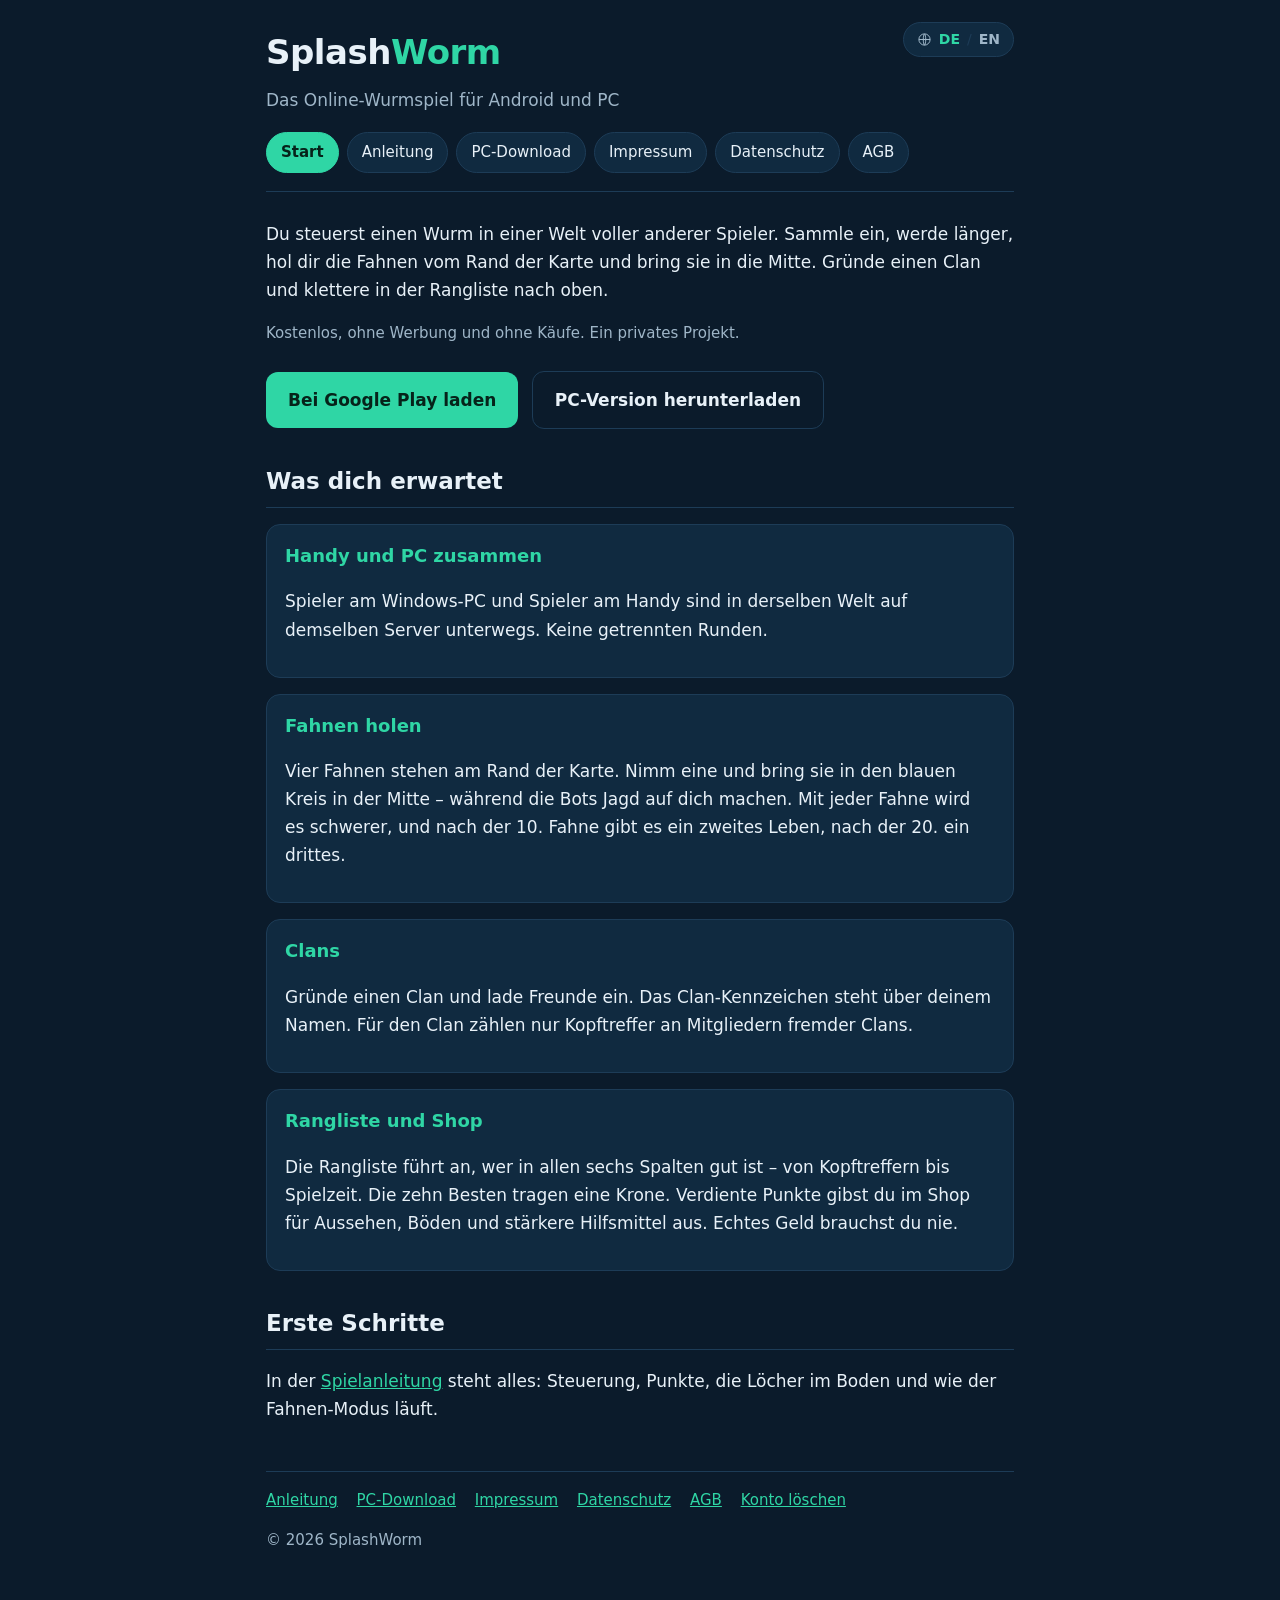
<file: index.html>
<!doctype html>
<html lang="de">
<head>
<meta charset="utf-8">
<meta name="viewport" content="width=device-width,initial-scale=1">
<title>SplashWorm</title>
<meta name="description" content="SplashWorm - das Online-Wurmspiel für Android und PC. Wachsen, Gegner ausschalten, Fahnen erobern, Clans gründen.">
<link rel="stylesheet" href="style.css">
</head>
<body>
<div class="huelle">

<header>
  <h1 class="titel">Splash<span>Worm</span></h1>
  <p class="unter">Das Online-Wurmspiel für Android und PC</p>
  <nav>
    <a class="hier" href="index.html">Start</a>
    <a href="anleitung.html">Anleitung</a>
    <a href="download.html">PC-Download</a>
    <a href="impressum.html">Impressum</a>
    <a href="datenschutz.html">Datenschutz</a>
    <a href="agb.html">AGB</a>
  </nav>
</header>

<div class="sprache"><svg viewBox="0 0 24 24" aria-hidden="true"><circle cx="12" cy="12" r="9"/><path d="M3 12h18"/><path d="M12 3c2.6 2.7 2.6 15.3 0 18"/><path d="M12 3c-2.6 2.7-2.6 15.3 0 18"/></svg><span>DE</span><i>/</i><a href="en/index.html" title="English">EN</a></div>

<p>
  Du steuerst einen Wurm in einer Welt voller anderer Spieler. Sammle ein, werde länger,
  hol dir die Fahnen vom Rand der Karte und bring sie in die Mitte. Gründe einen Clan und
  klettere in der Rangliste nach oben.
</p>
<p class="klein">
  Kostenlos, ohne Werbung und ohne Käufe. Ein privates Projekt.
</p>

<p>
  <a class="knopf" href="https://play.google.com/store/apps/details?id=com.splashworm">Bei Google Play laden</a>
  <a class="knopf leer" href="download.html">PC-Version herunterladen</a>
</p>

<h2>Was dich erwartet</h2>

<div class="karte">
  <h3>Handy und PC zusammen</h3>
  <p>Spieler am Windows-PC und Spieler am Handy sind in derselben Welt auf demselben Server
  unterwegs. Keine getrennten Runden.</p>
</div>

<div class="karte">
  <h3>Fahnen holen</h3>
  <p>Vier Fahnen stehen am Rand der Karte. Nimm eine und bring sie in den blauen Kreis in
  der Mitte &ndash; während die Bots Jagd auf dich machen. Mit jeder Fahne wird es
  schwerer, und nach der 10. Fahne gibt es ein zweites Leben, nach der 20. ein drittes.</p>
</div>

<div class="karte">
  <h3>Clans</h3>
  <p>Gründe einen Clan und lade Freunde ein. Das Clan-Kennzeichen steht über deinem
  Namen. Für den Clan zählen nur Kopftreffer an Mitgliedern fremder Clans.</p>
</div>

<div class="karte">
  <h3>Rangliste und Shop</h3>
  <p>Die Rangliste führt an, wer in allen sechs Spalten gut ist &ndash; von Kopftreffern
  bis Spielzeit. Die zehn Besten tragen eine Krone. Verdiente Punkte gibst du im Shop für Aussehen, Böden und stärkere Hilfsmittel
  aus. Echtes Geld brauchst du nie.</p>
</div>

<h2>Erste Schritte</h2>
<p>
  In der <a href="anleitung.html">Spielanleitung</a> steht alles: Steuerung, Punkte,
  die Löcher im Boden und wie der Fahnen-Modus läuft.
</p>

<footer>
  <a href="anleitung.html">Anleitung</a>
  <a href="download.html">PC-Download</a>
  <a href="impressum.html">Impressum</a>
  <a href="datenschutz.html">Datenschutz</a>
  <a href="agb.html">AGB</a>
  <a href="konto-loeschen.html">Konto löschen</a>
  <p class="klein">&copy; 2026 SplashWorm</p>
</footer>

</div>
</body>
</html>
</file>
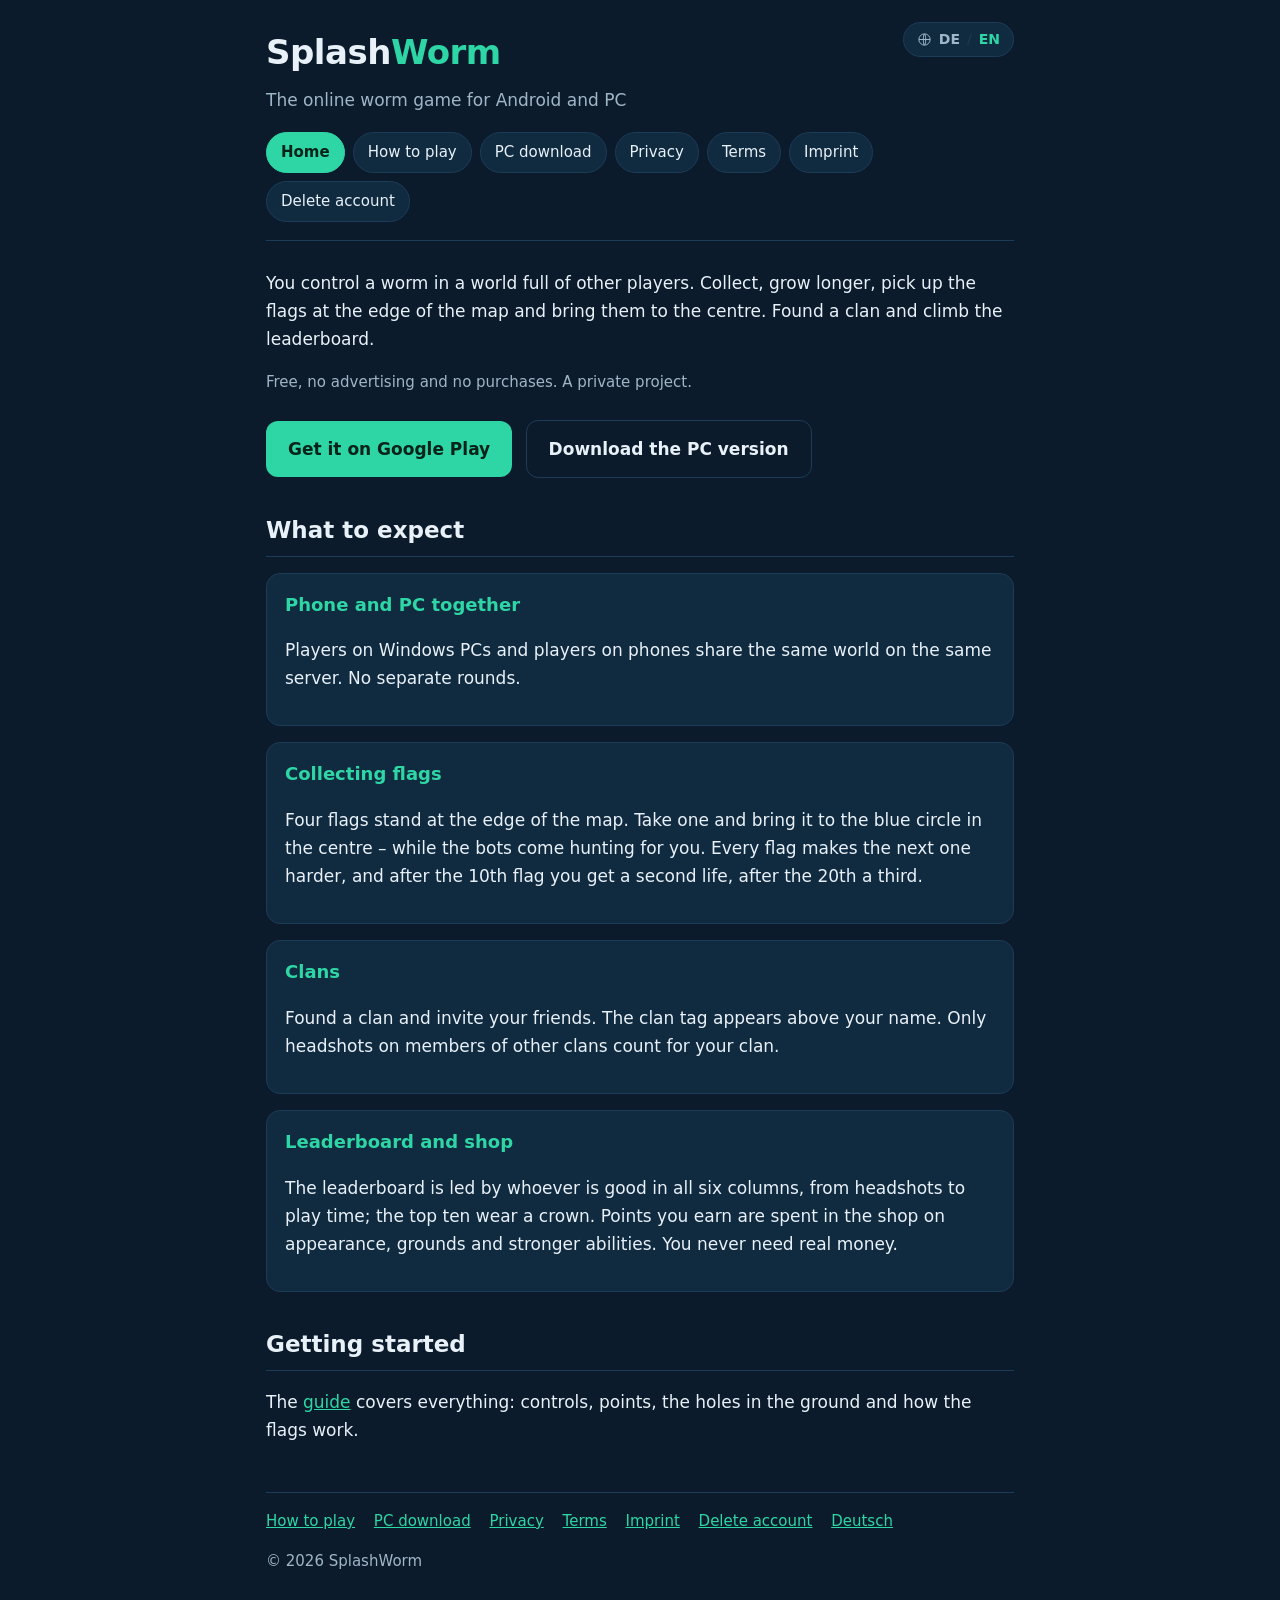
<file: en/index.html>
<!doctype html>
<html lang="en">
<head>
<meta charset="utf-8">
<meta name="viewport" content="width=device-width,initial-scale=1">
<title>SplashWorm</title>
<meta name="description" content="SplashWorm - the online worm game for Android and PC. Grow, take out your rivals, collect flags, found a clan.">
<link rel="stylesheet" href="../style.css">
</head>
<body>
<div class="huelle">

<header>
  <h1 class="titel">Splash<span>Worm</span></h1>
  <p class="unter">The online worm game for Android and PC</p>
  <nav>
    <a class="hier" href="index.html">Home</a>
    <a href="guide.html">How to play</a>
    <a href="download.html">PC download</a>
    <a href="privacy.html">Privacy</a>
    <a href="terms.html">Terms</a>
    <a href="imprint.html">Imprint</a>
    <a href="delete-account.html">Delete account</a>
  </nav>
</header>

<div class="sprache"><svg viewBox="0 0 24 24" aria-hidden="true"><circle cx="12" cy="12" r="9"/><path d="M3 12h18"/><path d="M12 3c2.6 2.7 2.6 15.3 0 18"/><path d="M12 3c-2.6 2.7-2.6 15.3 0 18"/></svg><a href="../index.html" title="Deutsch">DE</a><i>/</i><span>EN</span></div>

<p>
  You control a worm in a world full of other players. Collect, grow longer, pick up the flags
  at the edge of the map and bring them to the centre. Found a clan and climb the leaderboard.
</p>
<p class="klein">
  Free, no advertising and no purchases. A private project.
</p>

<p>
  <a class="knopf" href="https://play.google.com/store/apps/details?id=com.splashworm">Get it on Google Play</a>
  <a class="knopf leer" href="download.html">Download the PC version</a>
</p>

<h2>What to expect</h2>

<div class="karte">
  <h3>Phone and PC together</h3>
  <p>Players on Windows PCs and players on phones share the same world on the same server.
  No separate rounds.</p>
</div>

<div class="karte">
  <h3>Collecting flags</h3>
  <p>Four flags stand at the edge of the map. Take one and bring it to the blue circle in the
  centre &ndash; while the bots come hunting for you. Every flag makes the next one harder, and
  after the 10th flag you get a second life, after the 20th a third.</p>
</div>

<div class="karte">
  <h3>Clans</h3>
  <p>Found a clan and invite your friends. The clan tag appears above your name. Only headshots
  on members of other clans count for your clan.</p>
</div>

<div class="karte">
  <h3>Leaderboard and shop</h3>
  <p>The leaderboard is led by whoever is good in all six columns, from headshots to play
  time; the top ten wear a crown. Points you
  earn are spent in the shop on appearance, grounds and stronger abilities. You never need real
  money.</p>
</div>

<h2>Getting started</h2>
<p>
  The <a href="guide.html">guide</a> covers everything: controls, points, the holes in the
  ground and how the flags work.
</p>

<footer>
  <a href="guide.html">How to play</a>
  <a href="download.html">PC download</a>
  <a href="privacy.html">Privacy</a>
  <a href="terms.html">Terms</a>
  <a href="imprint.html">Imprint</a>
  <a href="delete-account.html">Delete account</a>
  <a href="../index.html">Deutsch</a>
  <p class="klein">&copy; 2026 SplashWorm</p>
</footer>

</div>
</body>
</html>
</file>
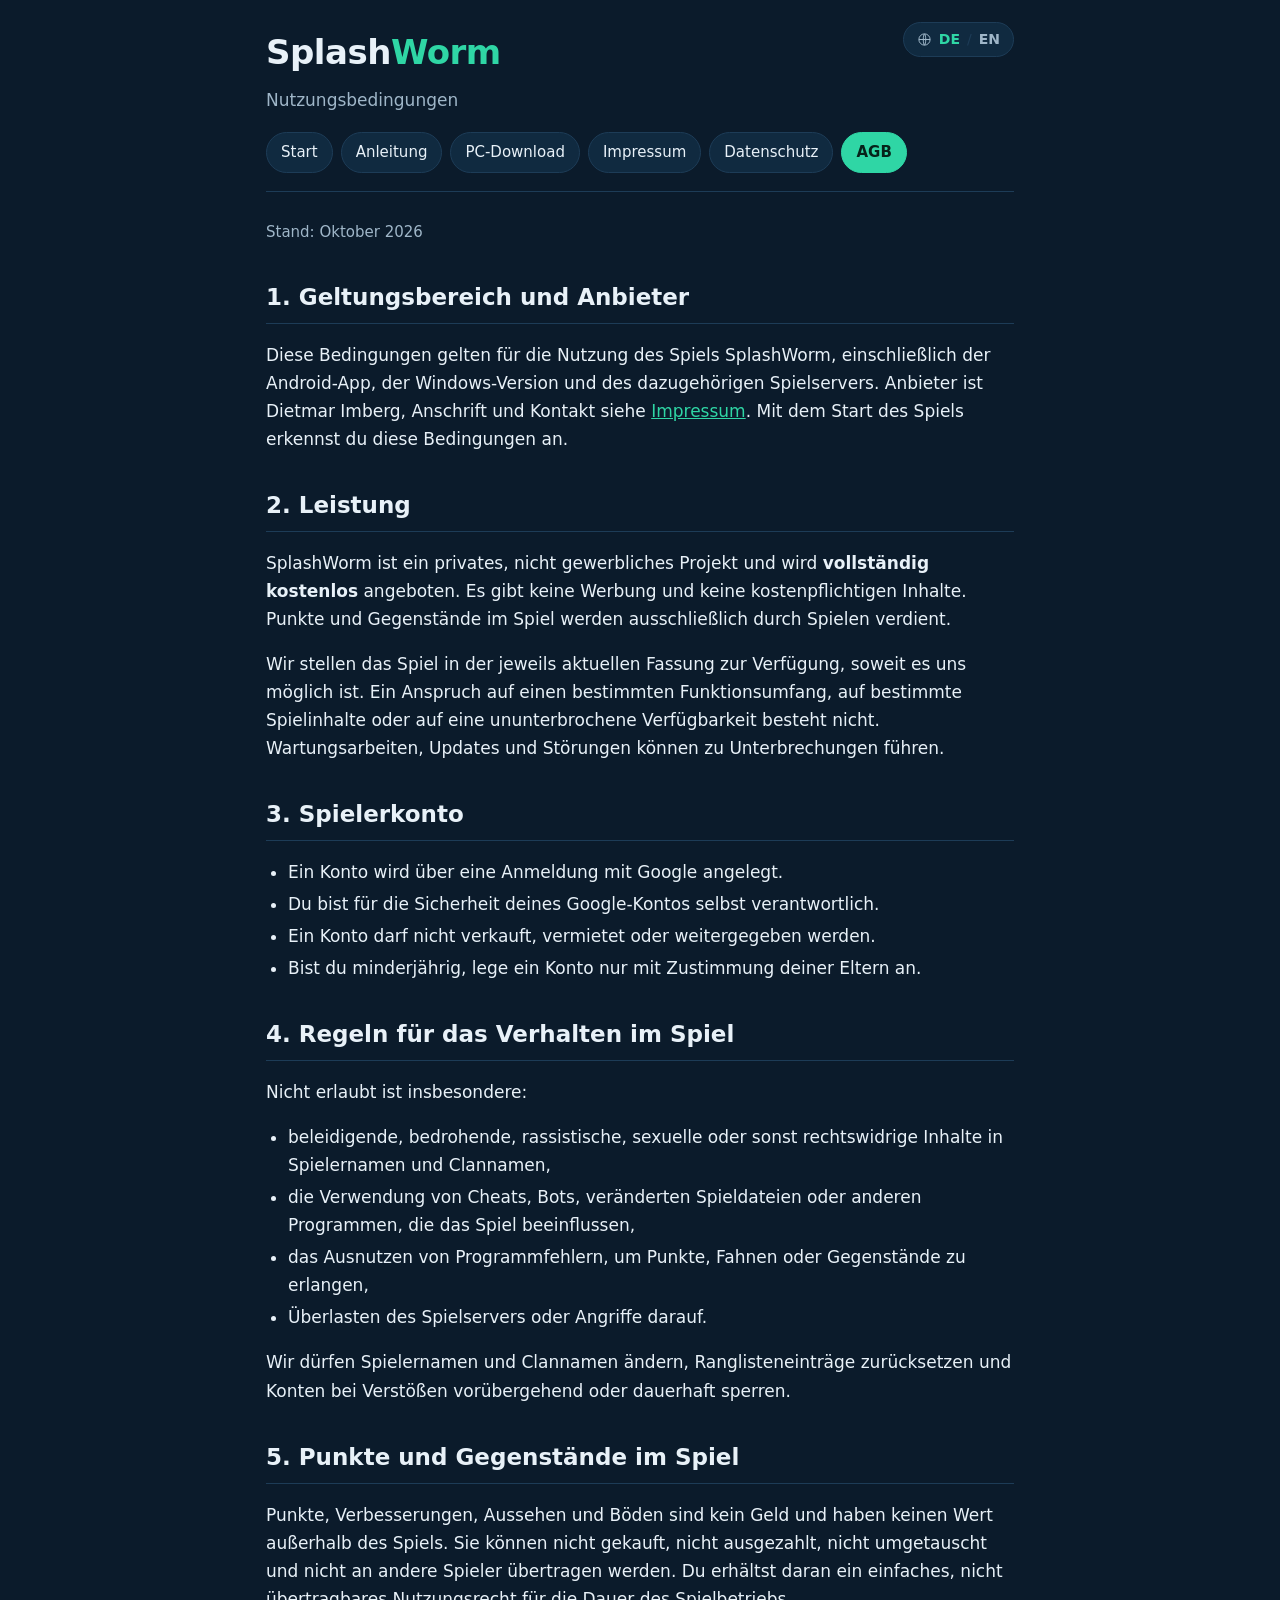
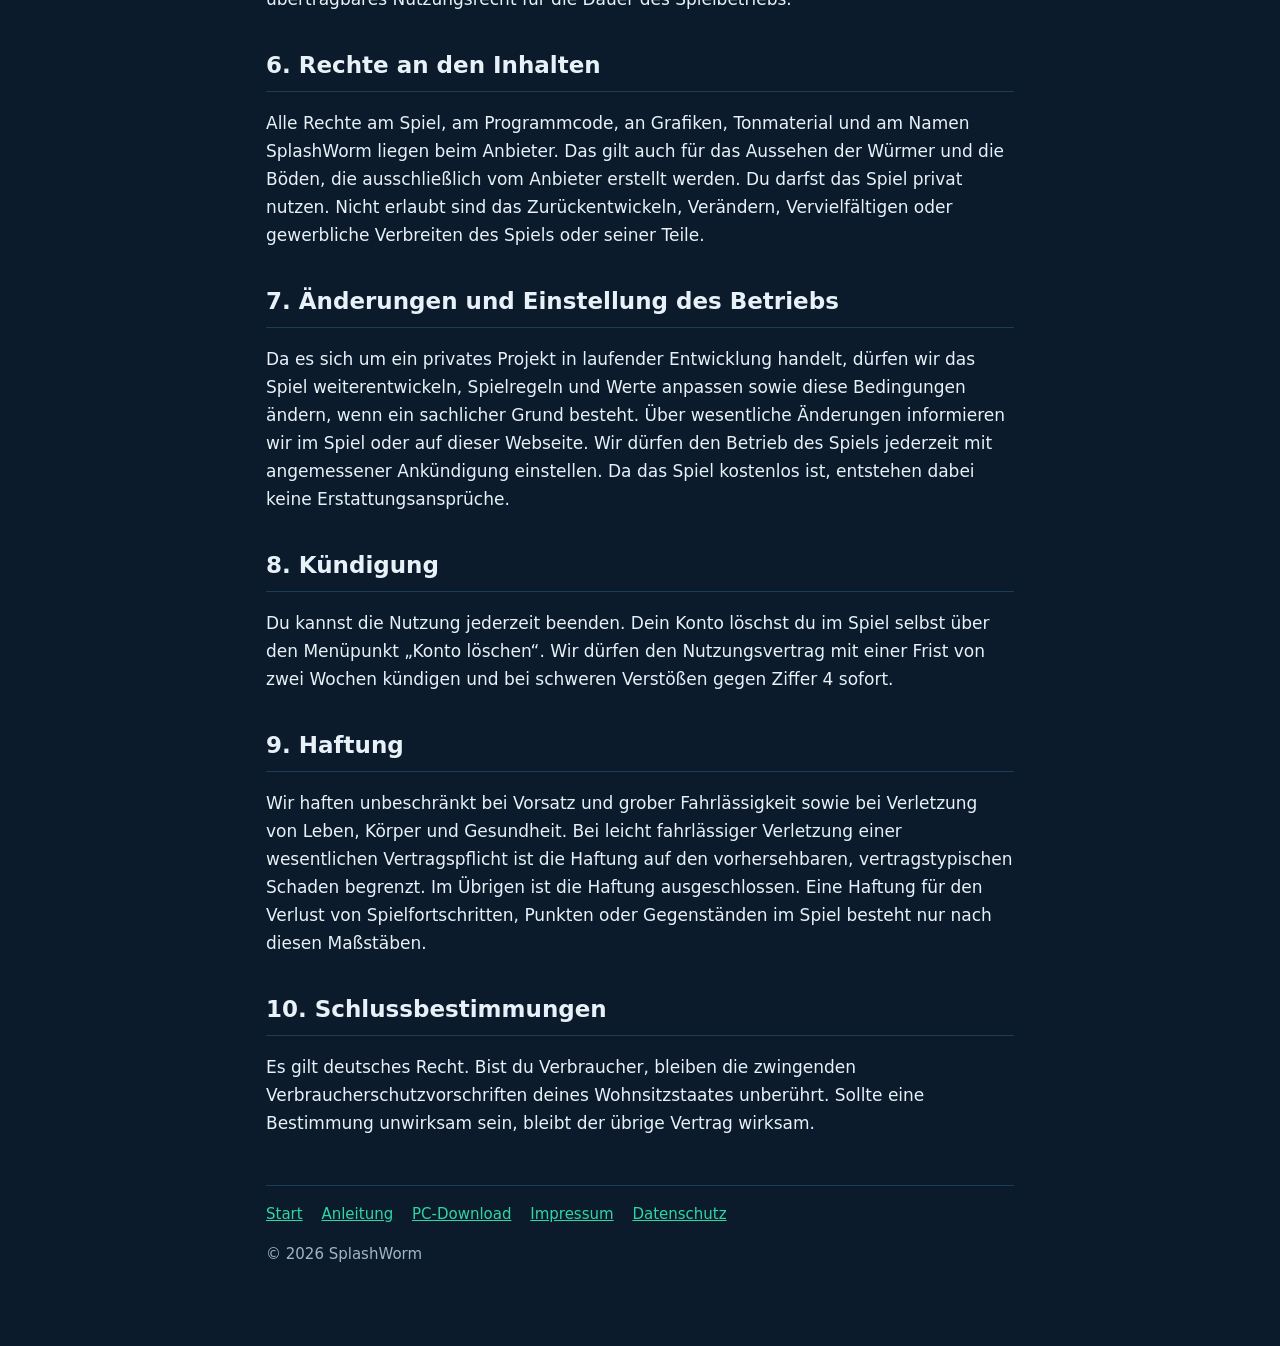
<file: agb.html>
<!doctype html>
<html lang="de">
<head>
<meta charset="utf-8">
<meta name="viewport" content="width=device-width,initial-scale=1">
<title>Nutzungsbedingungen &ndash; SplashWorm</title>
<meta name="description" content="Nutzungsbedingungen für das Spiel SplashWorm.">
<link rel="stylesheet" href="style.css">
</head>
<body>
<div class="huelle">

<header>
  <h1 class="titel">Splash<span>Worm</span></h1>
  <p class="unter">Nutzungsbedingungen</p>
  <nav>
    <a href="index.html">Start</a>
    <a href="anleitung.html">Anleitung</a>
    <a href="download.html">PC-Download</a>
    <a href="impressum.html">Impressum</a>
    <a href="datenschutz.html">Datenschutz</a>
    <a class="hier" href="agb.html">AGB</a>
  </nav>
</header>

<div class="sprache"><svg viewBox="0 0 24 24" aria-hidden="true"><circle cx="12" cy="12" r="9"/><path d="M3 12h18"/><path d="M12 3c2.6 2.7 2.6 15.3 0 18"/><path d="M12 3c-2.6 2.7-2.6 15.3 0 18"/></svg><span>DE</span><i>/</i><a href="en/terms.html" title="English">EN</a></div>
<p class="klein">Stand: Oktober 2026</p>

<h2>1. Geltungsbereich und Anbieter</h2>
<p>
  Diese Bedingungen gelten für die Nutzung des Spiels SplashWorm, einschließlich der
  Android-App, der Windows-Version und des dazugehörigen Spielservers. Anbieter ist
  Dietmar Imberg, Anschrift und Kontakt siehe <a href="impressum.html">Impressum</a>.
  Mit dem Start des Spiels erkennst du diese Bedingungen an.
</p>

<h2>2. Leistung</h2>
<p>
  SplashWorm ist ein privates, nicht gewerbliches Projekt und wird
  <strong>vollständig kostenlos</strong> angeboten. Es gibt keine Werbung und keine
  kostenpflichtigen Inhalte. Punkte und Gegenstände im Spiel werden ausschließlich
  durch Spielen verdient.
</p>
<p>
  Wir stellen das Spiel in der jeweils aktuellen Fassung zur Verfügung, soweit es uns
  möglich ist. Ein Anspruch auf einen bestimmten Funktionsumfang, auf bestimmte
  Spielinhalte oder auf eine ununterbrochene Verfügbarkeit besteht nicht.
  Wartungsarbeiten, Updates und Störungen können zu Unterbrechungen führen.
</p>

<h2>3. Spielerkonto</h2>
<ul>
  <li>Ein Konto wird über eine Anmeldung mit Google angelegt.</li>
  <li>Du bist für die Sicherheit deines Google-Kontos selbst verantwortlich.</li>
  <li>Ein Konto darf nicht verkauft, vermietet oder weitergegeben werden.</li>
  <li>Bist du minderjährig, lege ein Konto nur mit Zustimmung deiner Eltern an.</li>
</ul>

<h2>4. Regeln für das Verhalten im Spiel</h2>
<p>Nicht erlaubt ist insbesondere:</p>
<ul>
  <li>beleidigende, bedrohende, rassistische, sexuelle oder sonst rechtswidrige Inhalte in
      Spielernamen und Clannamen,</li>
  <li>die Verwendung von Cheats, Bots, veränderten Spieldateien oder anderen Programmen,
      die das Spiel beeinflussen,</li>
  <li>das Ausnutzen von Programmfehlern, um Punkte, Fahnen oder Gegenstände zu erlangen,</li>
  <li>Überlasten des Spielservers oder Angriffe darauf.</li>
</ul>
<p>
  Wir dürfen Spielernamen und Clannamen ändern, Ranglisteneinträge
  zurücksetzen und Konten bei Verstößen vorübergehend oder dauerhaft
  sperren.
</p>

<h2>5. Punkte und Gegenstände im Spiel</h2>
<p>
  Punkte, Verbesserungen, Aussehen und Böden sind kein Geld und haben keinen Wert
  außerhalb des Spiels. Sie können nicht gekauft, nicht ausgezahlt, nicht
  umgetauscht und nicht an andere Spieler übertragen werden. Du erhältst daran ein
  einfaches, nicht übertragbares Nutzungsrecht für die Dauer des Spielbetriebs.
</p>

<h2>6. Rechte an den Inhalten</h2>
<p>
  Alle Rechte am Spiel, am Programmcode, an Grafiken, Tonmaterial und am Namen SplashWorm
  liegen beim Anbieter. Das gilt auch für das Aussehen der Würmer und die
  Böden, die ausschließlich vom Anbieter erstellt werden. Du darfst das Spiel privat
  nutzen. Nicht erlaubt sind das Zurückentwickeln, Verändern, Vervielfältigen
  oder gewerbliche Verbreiten des Spiels oder seiner Teile.
</p>

<h2>7. Änderungen und Einstellung des Betriebs</h2>
<p>
  Da es sich um ein privates Projekt in laufender Entwicklung handelt, dürfen wir das
  Spiel weiterentwickeln, Spielregeln und Werte anpassen sowie diese Bedingungen ändern, wenn
  ein sachlicher Grund besteht. Über wesentliche Änderungen informieren wir im Spiel
  oder auf dieser Webseite. Wir dürfen den Betrieb des Spiels jederzeit mit
  angemessener Ankündigung einstellen. Da das Spiel kostenlos ist, entstehen dabei keine
  Erstattungsansprüche.
</p>

<h2>8. Kündigung</h2>
<p>
  Du kannst die Nutzung jederzeit beenden. Dein Konto löschst du im Spiel selbst über
  den Menüpunkt &bdquo;Konto löschen&ldquo;. Wir dürfen den Nutzungsvertrag mit
  einer Frist von zwei Wochen kündigen und bei schweren Verstößen gegen
  Ziffer 4 sofort.
</p>

<h2>9. Haftung</h2>
<p>
  Wir haften unbeschränkt bei Vorsatz und grober Fahrlässigkeit sowie bei Verletzung
  von Leben, Körper und Gesundheit. Bei leicht fahrlässiger Verletzung einer
  wesentlichen Vertragspflicht ist die Haftung auf den vorhersehbaren, vertragstypischen
  Schaden begrenzt. Im Übrigen ist die Haftung ausgeschlossen. Eine Haftung für den
  Verlust von Spielfortschritten, Punkten oder Gegenständen im Spiel besteht nur nach
  diesen Maßstäben.
</p>

<h2>10. Schlussbestimmungen</h2>
<p>
  Es gilt deutsches Recht. Bist du Verbraucher, bleiben die zwingenden
  Verbraucherschutzvorschriften deines Wohnsitzstaates unberührt. Sollte eine Bestimmung
  unwirksam sein, bleibt der übrige Vertrag wirksam.
</p>

<footer>
  <a href="index.html">Start</a>
  <a href="anleitung.html">Anleitung</a>
  <a href="download.html">PC-Download</a>
  <a href="impressum.html">Impressum</a>
  <a href="datenschutz.html">Datenschutz</a>
  <p class="klein">&copy; 2026 SplashWorm</p>
</footer>

</div>
</body>
</html>
</file>
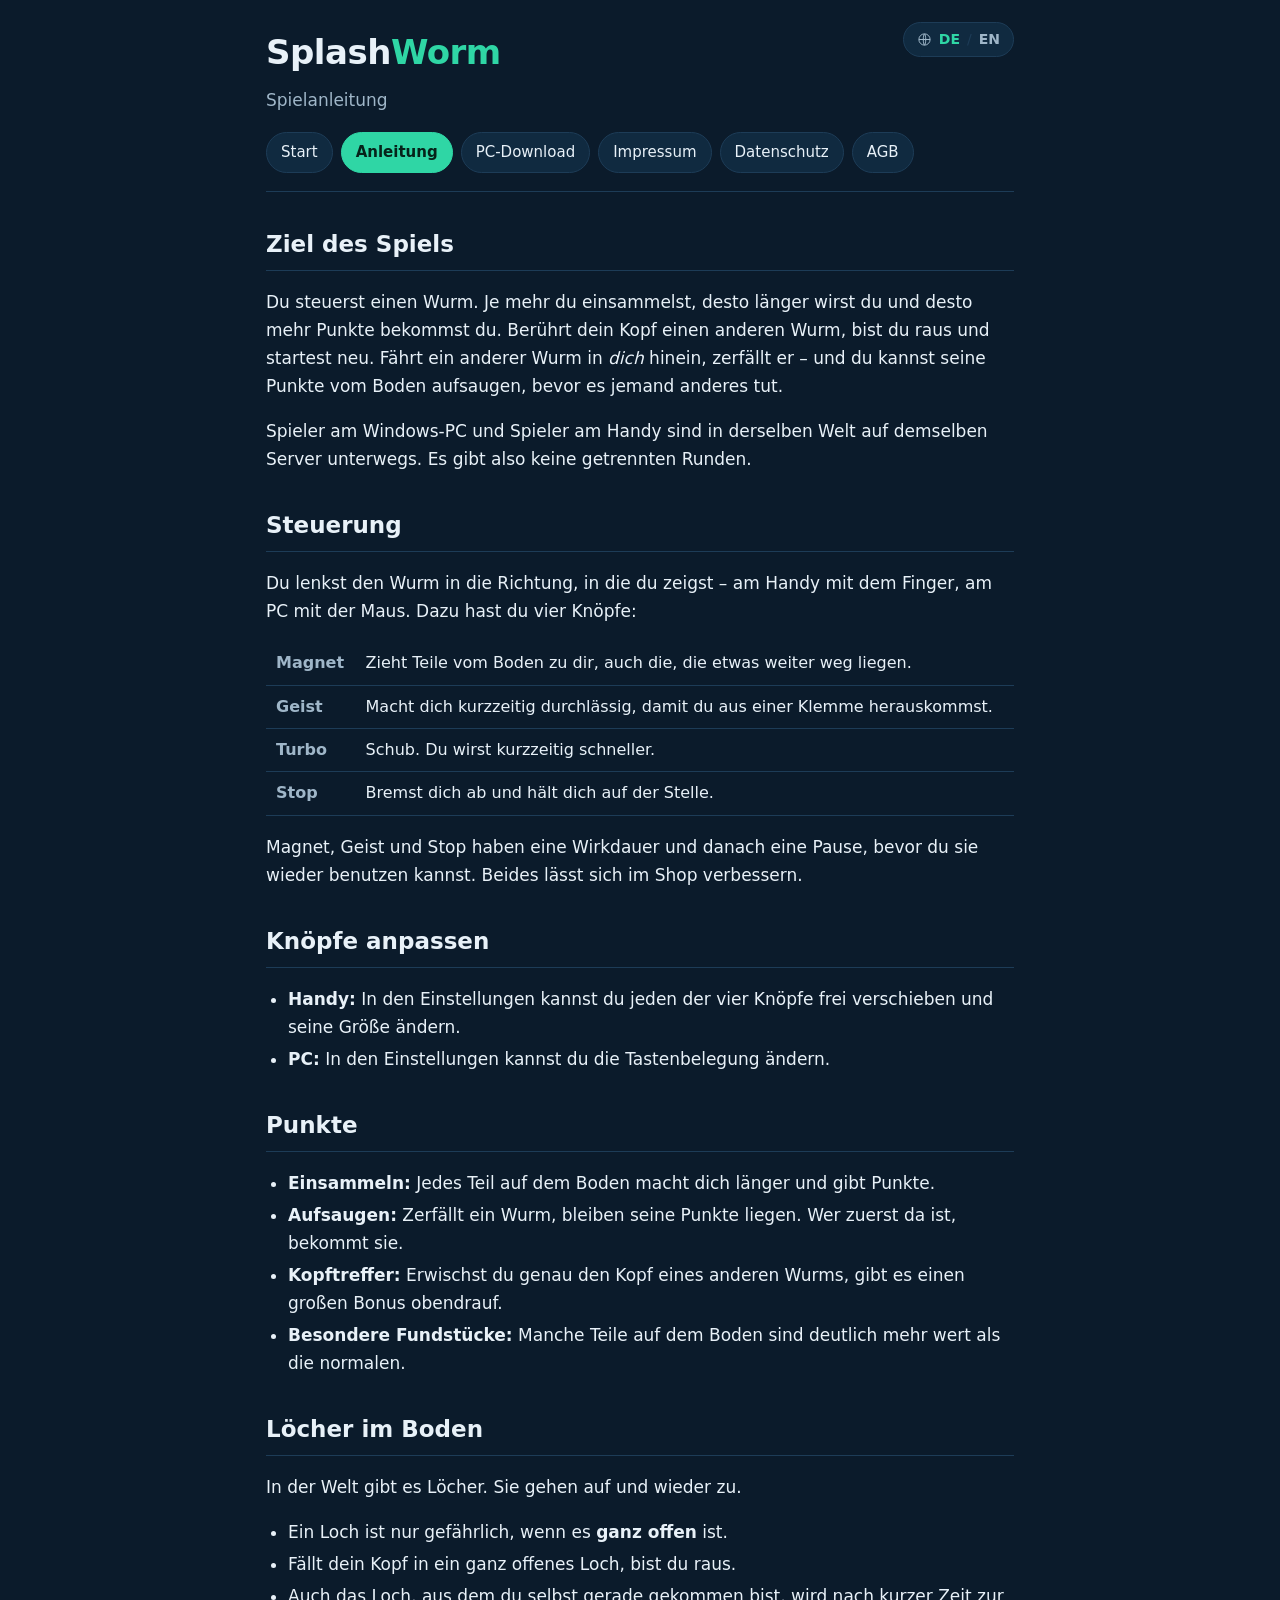
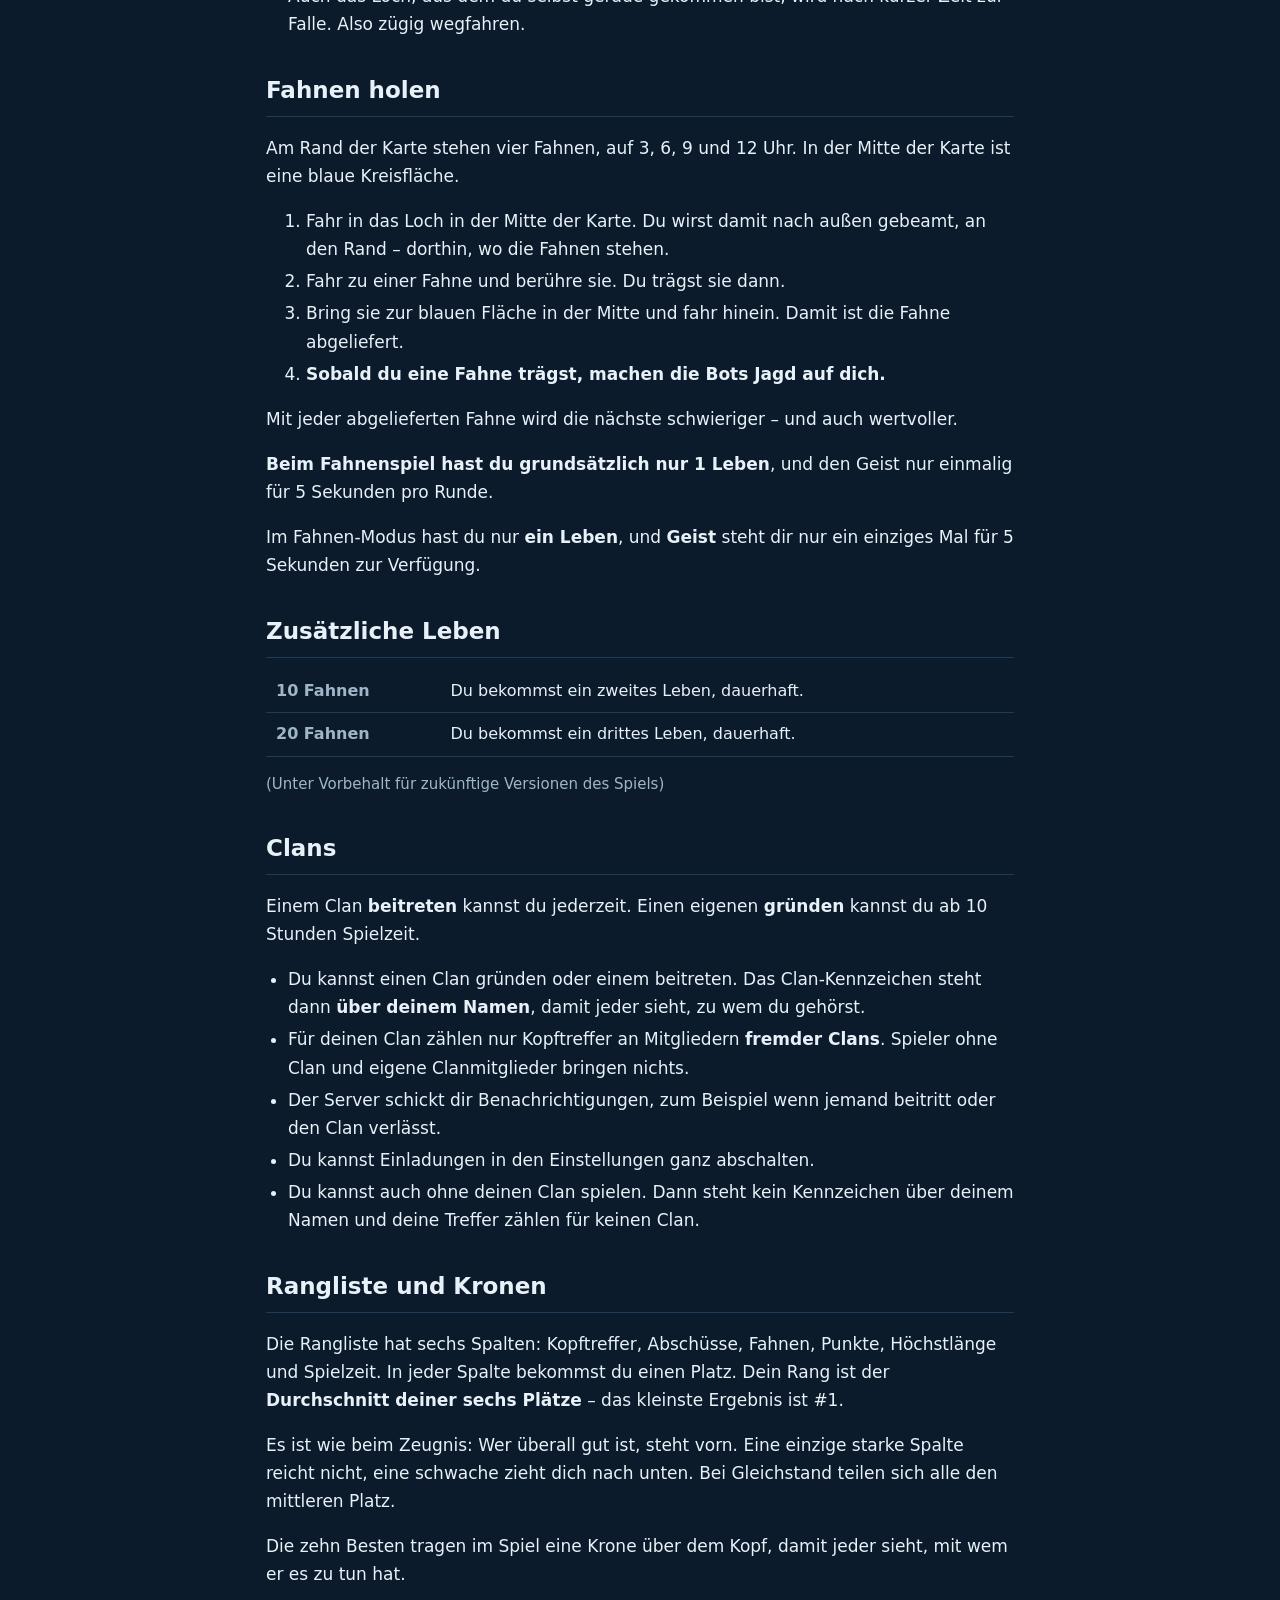
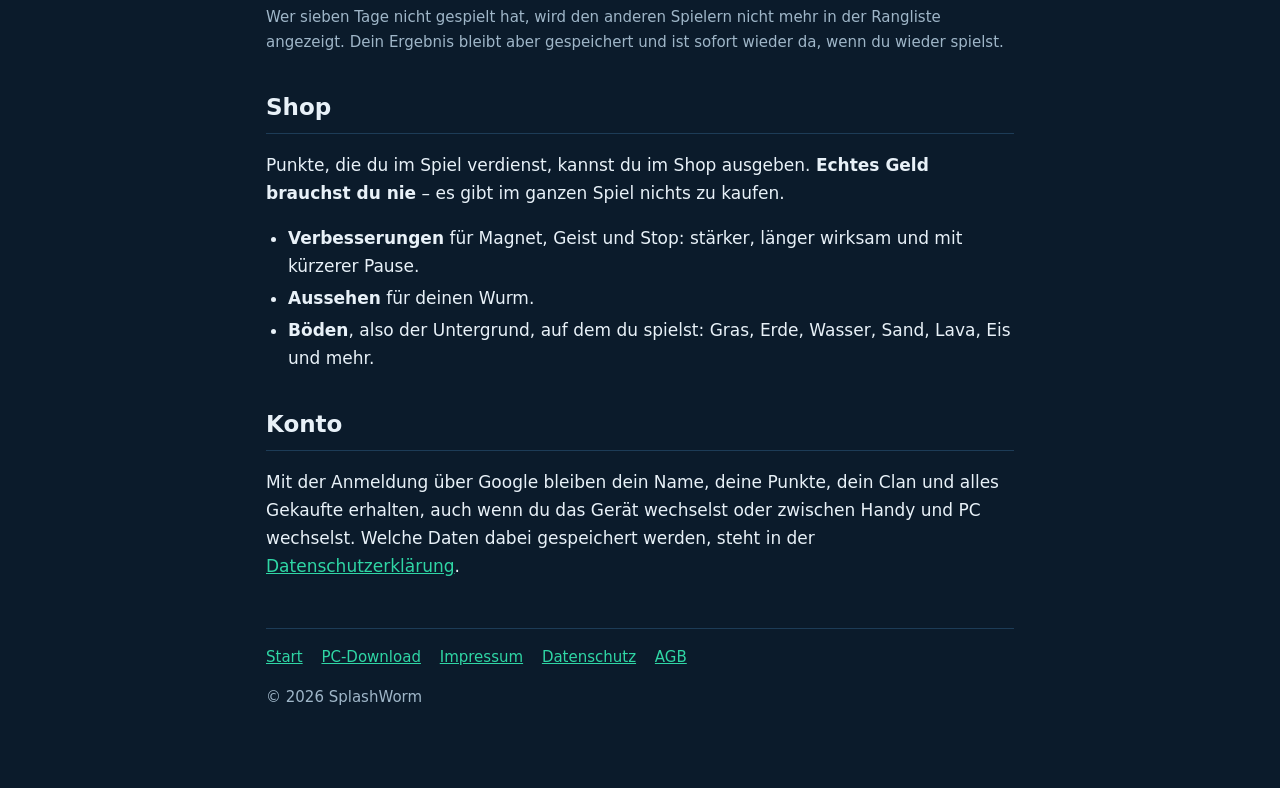
<file: anleitung.html>
<!doctype html>
<html lang="de">
<head>
<meta charset="utf-8">
<meta name="viewport" content="width=device-width,initial-scale=1">
<title>Spielanleitung &ndash; SplashWorm</title>
<meta name="description" content="Spielanleitung für SplashWorm: Steuerung, Punkte, Löcher, Fahnen holen, Clans und Shop.">
<link rel="stylesheet" href="style.css">
</head>
<body>
<div class="huelle">

<header>
  <h1 class="titel">Splash<span>Worm</span></h1>
  <p class="unter">Spielanleitung</p>
  <nav>
    <a href="index.html">Start</a>
    <a class="hier" href="anleitung.html">Anleitung</a>
    <a href="download.html">PC-Download</a>
    <a href="impressum.html">Impressum</a>
    <a href="datenschutz.html">Datenschutz</a>
    <a href="agb.html">AGB</a>
  </nav>
</header>

<div class="sprache"><svg viewBox="0 0 24 24" aria-hidden="true"><circle cx="12" cy="12" r="9"/><path d="M3 12h18"/><path d="M12 3c2.6 2.7 2.6 15.3 0 18"/><path d="M12 3c-2.6 2.7-2.6 15.3 0 18"/></svg><span>DE</span><i>/</i><a href="en/guide.html" title="English">EN</a></div>

<h2>Ziel des Spiels</h2>
<p>
  Du steuerst einen Wurm. Je mehr du einsammelst, desto länger wirst du und desto mehr
  Punkte bekommst du. Berührt dein Kopf einen anderen Wurm, bist du raus und startest neu.
  Fährt ein anderer Wurm in <em>dich</em> hinein, zerfällt er &ndash; und du kannst
  seine Punkte vom Boden aufsaugen, bevor es jemand anderes tut.
</p>
<p>
  Spieler am Windows-PC und Spieler am Handy sind in derselben Welt auf demselben Server
  unterwegs. Es gibt also keine getrennten Runden.
</p>

<h2>Steuerung</h2>
<p>
  Du lenkst den Wurm in die Richtung, in die du zeigst &ndash; am Handy mit dem Finger, am PC
  mit der Maus. Dazu hast du vier Knöpfe:
</p>
<table>
  <tr><th>Magnet</th><td>Zieht Teile vom Boden zu dir, auch die, die etwas weiter weg liegen.</td></tr>
  <tr><th>Geist</th><td>Macht dich kurzzeitig durchlässig, damit du aus einer Klemme
      herauskommst.</td></tr>
  <tr><th>Turbo</th><td>Schub. Du wirst kurzzeitig schneller.</td></tr>
  <tr><th>Stop</th><td>Bremst dich ab und hält dich auf der Stelle.</td></tr>
</table>
<p>
  Magnet, Geist und Stop haben eine Wirkdauer und danach eine Pause, bevor du sie wieder
  benutzen kannst. Beides lässt sich im Shop verbessern.
</p>

<h2>Knöpfe anpassen</h2>
<ul>
  <li><strong>Handy:</strong> In den Einstellungen kannst du jeden der vier Knöpfe frei
      verschieben und seine Größe ändern.</li>
  <li><strong>PC:</strong> In den Einstellungen kannst du die Tastenbelegung ändern.</li>
</ul>

<h2>Punkte</h2>
<ul>
  <li><strong>Einsammeln:</strong> Jedes Teil auf dem Boden macht dich länger und gibt Punkte.</li>
  <li><strong>Aufsaugen:</strong> Zerfällt ein Wurm, bleiben seine Punkte liegen. Wer
      zuerst da ist, bekommt sie.</li>
  <li><strong>Kopftreffer:</strong> Erwischst du genau den Kopf eines anderen Wurms, gibt es
      einen großen Bonus obendrauf.</li>
  <li><strong>Besondere Fundstücke:</strong> Manche Teile auf dem Boden sind deutlich mehr
      wert als die normalen.</li>
</ul>

<h2>Löcher im Boden</h2>
<p>
  In der Welt gibt es Löcher. Sie gehen auf und wieder zu.
</p>
<ul>
  <li>Ein Loch ist nur gefährlich, wenn es <strong>ganz offen</strong> ist.</li>
  <li>Fällt dein Kopf in ein ganz offenes Loch, bist du raus.</li>
  <li>Auch das Loch, aus dem du selbst gerade gekommen bist, wird nach kurzer Zeit zur Falle.
      Also zügig wegfahren.</li>
</ul>

<h2>Fahnen holen</h2>
<p>
  Am Rand der Karte stehen vier Fahnen, auf 3, 6, 9 und 12 Uhr. In der Mitte der Karte ist
  eine blaue Kreisfläche.
</p>
<ol>
  <li>Fahr in das Loch in der Mitte der Karte. Du wirst damit nach außen gebeamt, an den
      Rand &ndash; dorthin, wo die Fahnen stehen.</li>
  <li>Fahr zu einer Fahne und berühre sie. Du trägst sie dann.</li>
  <li>Bring sie zur blauen Fläche in der Mitte und fahr hinein. Damit ist die Fahne
      abgeliefert.</li>
  <li><strong>Sobald du eine Fahne trägst, machen die Bots Jagd auf dich.</strong></li>
</ol>
<p>
  Mit jeder abgelieferten Fahne wird die nächste schwieriger &ndash; und auch wertvoller.
</p>
<p>
  <strong>Beim Fahnenspiel hast du grundsätzlich nur 1 Leben</strong>, und den Geist nur
  einmalig für 5 Sekunden pro Runde.
</p>

<p>
  Im Fahnen-Modus hast du nur <strong>ein Leben</strong>, und <strong>Geist</strong> steht dir
  nur ein einziges Mal für 5 Sekunden zur Verfügung.
</p>

<h2>Zusätzliche Leben</h2>
<table>
  <tr><th>10 Fahnen</th><td>Du bekommst ein zweites Leben, dauerhaft.</td></tr>
  <tr><th>20 Fahnen</th><td>Du bekommst ein drittes Leben, dauerhaft.</td></tr>
</table>
<p class="klein">
  (Unter Vorbehalt für zukünftige Versionen des Spiels)
</p>

<h2>Clans</h2>
<p>
  Einem Clan <strong>beitreten</strong> kannst du jederzeit. Einen eigenen
  <strong>gründen</strong> kannst du ab 10 Stunden Spielzeit.
</p>
<ul>
  <li>Du kannst einen Clan gründen oder einem beitreten. Das Clan-Kennzeichen steht dann
      <strong>über deinem Namen</strong>, damit jeder sieht, zu wem du gehörst.</li>
  <li>Für deinen Clan zählen nur Kopftreffer an Mitgliedern <strong>fremder
      Clans</strong>. Spieler ohne Clan und eigene Clanmitglieder bringen nichts.</li>
  <li>Der Server schickt dir Benachrichtigungen, zum Beispiel wenn jemand beitritt oder den
      Clan verlässt.</li>
  <li>Du kannst Einladungen in den Einstellungen ganz abschalten.</li>
  <li>Du kannst auch ohne deinen Clan spielen. Dann steht kein Kennzeichen über deinem
      Namen und deine Treffer zählen für keinen Clan.</li>
</ul>

<h2>Rangliste und Kronen</h2>
<p>
  Die Rangliste hat sechs Spalten: Kopftreffer, Abschüsse, Fahnen, Punkte, Höchstlänge und
  Spielzeit. In jeder Spalte bekommst du einen Platz. Dein Rang ist der
  <strong>Durchschnitt deiner sechs Plätze</strong> &ndash; das kleinste Ergebnis ist #1.
</p>
<p>
  Es ist wie beim Zeugnis: Wer überall gut ist, steht vorn. Eine einzige starke Spalte
  reicht nicht, eine schwache zieht dich nach unten. Bei Gleichstand teilen sich alle
  den mittleren Platz.
</p>
<p>
  Die zehn Besten tragen im Spiel eine Krone über dem Kopf, damit jeder sieht, mit wem
  er es zu tun hat.
</p>
<p class="klein">
  Wer sieben Tage nicht gespielt hat, wird den anderen Spielern nicht mehr in der Rangliste
  angezeigt. Dein Ergebnis bleibt aber gespeichert und ist sofort wieder da, wenn du wieder
  spielst.
</p>

<h2>Shop</h2>
<p>
  Punkte, die du im Spiel verdienst, kannst du im Shop ausgeben. <strong>Echtes Geld brauchst
  du nie</strong> &ndash; es gibt im ganzen Spiel nichts zu kaufen.
</p>
<ul>
  <li><strong>Verbesserungen</strong> für Magnet, Geist und Stop: stärker, länger
      wirksam und mit kürzerer Pause.</li>
  <li><strong>Aussehen</strong> für deinen Wurm.</li>
  <li><strong>Böden</strong>, also der Untergrund, auf dem du spielst: Gras, Erde,
      Wasser, Sand, Lava, Eis und mehr.</li>
</ul>

<h2>Konto</h2>
<p>
  Mit der Anmeldung über Google bleiben dein Name, deine Punkte, dein Clan und alles
  Gekaufte erhalten, auch wenn du das Gerät wechselst oder zwischen Handy und PC
  wechselst. Welche Daten dabei gespeichert werden, steht in der
  <a href="datenschutz.html">Datenschutzerklärung</a>.
</p>

<footer>
  <a href="index.html">Start</a>
  <a href="download.html">PC-Download</a>
  <a href="impressum.html">Impressum</a>
  <a href="datenschutz.html">Datenschutz</a>
  <a href="agb.html">AGB</a>
  <p class="klein">&copy; 2026 SplashWorm</p>
</footer>

</div>
</body>
</html>
</file>
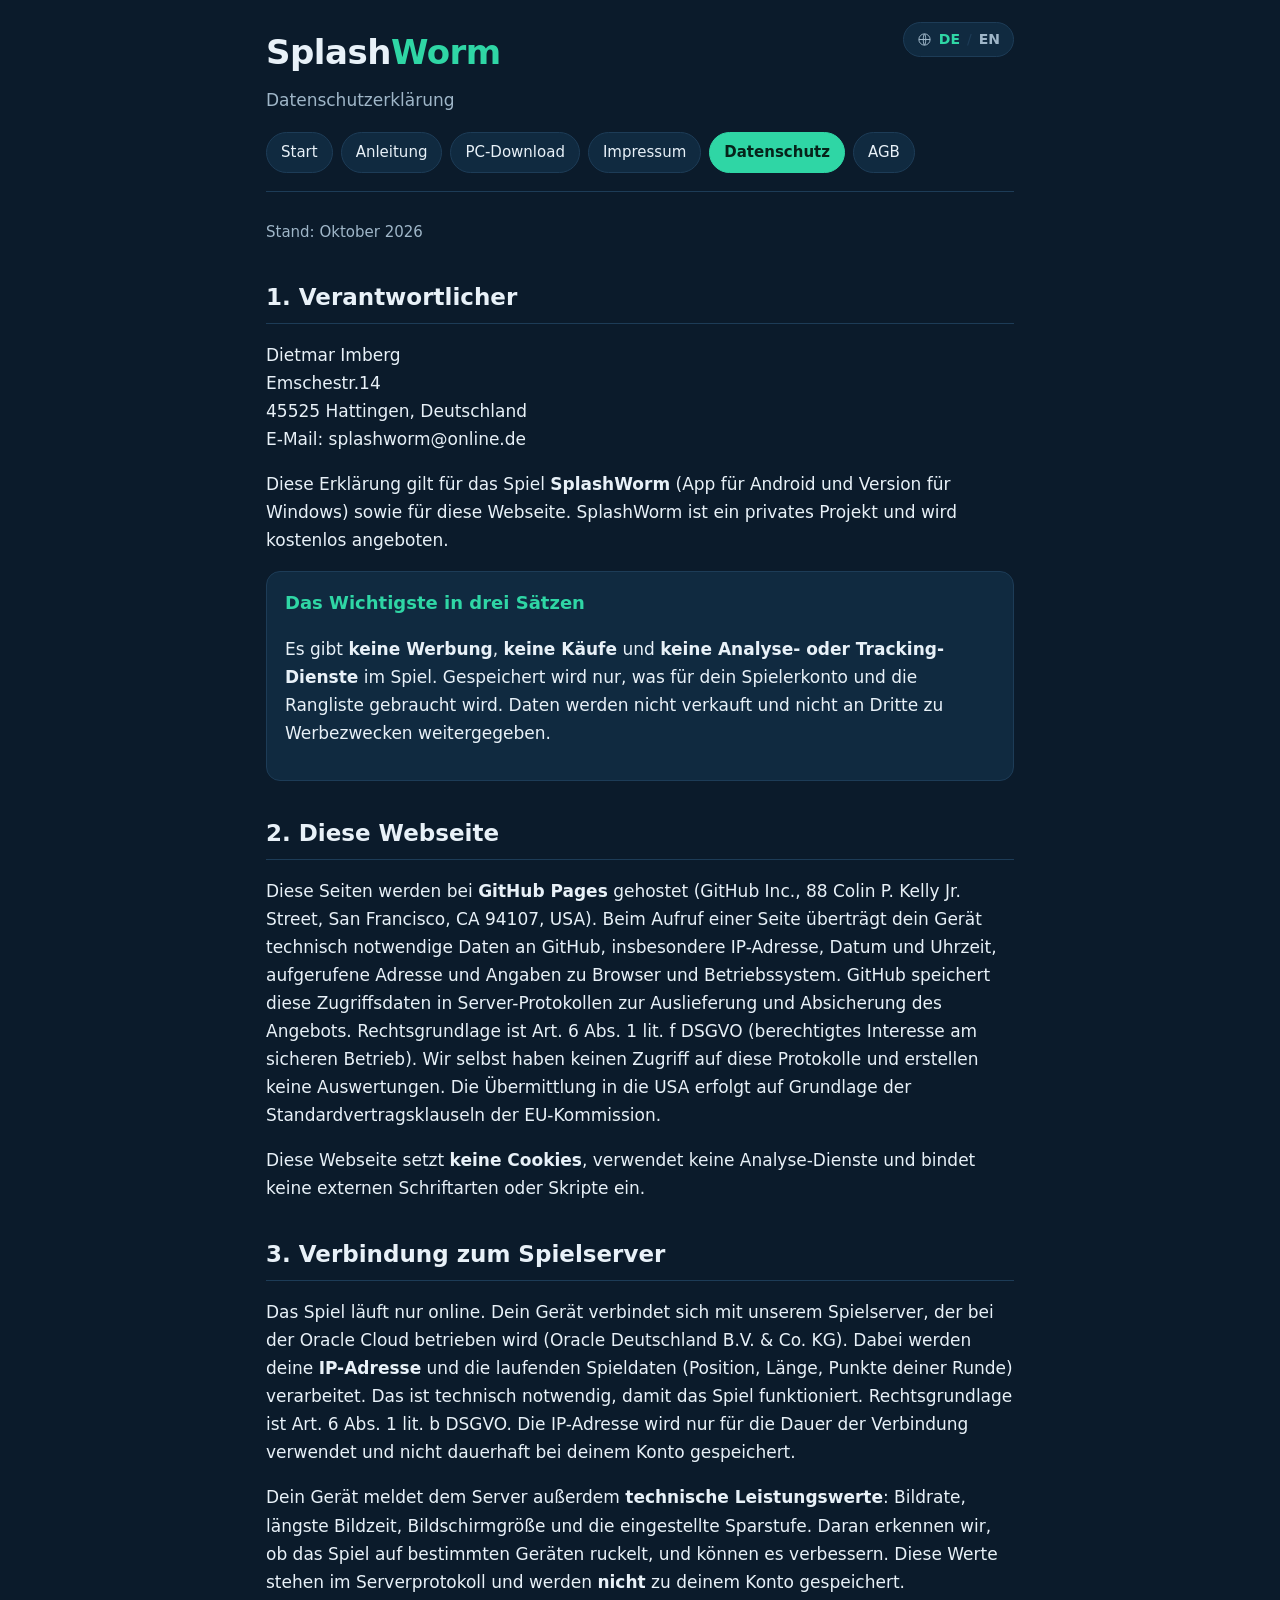
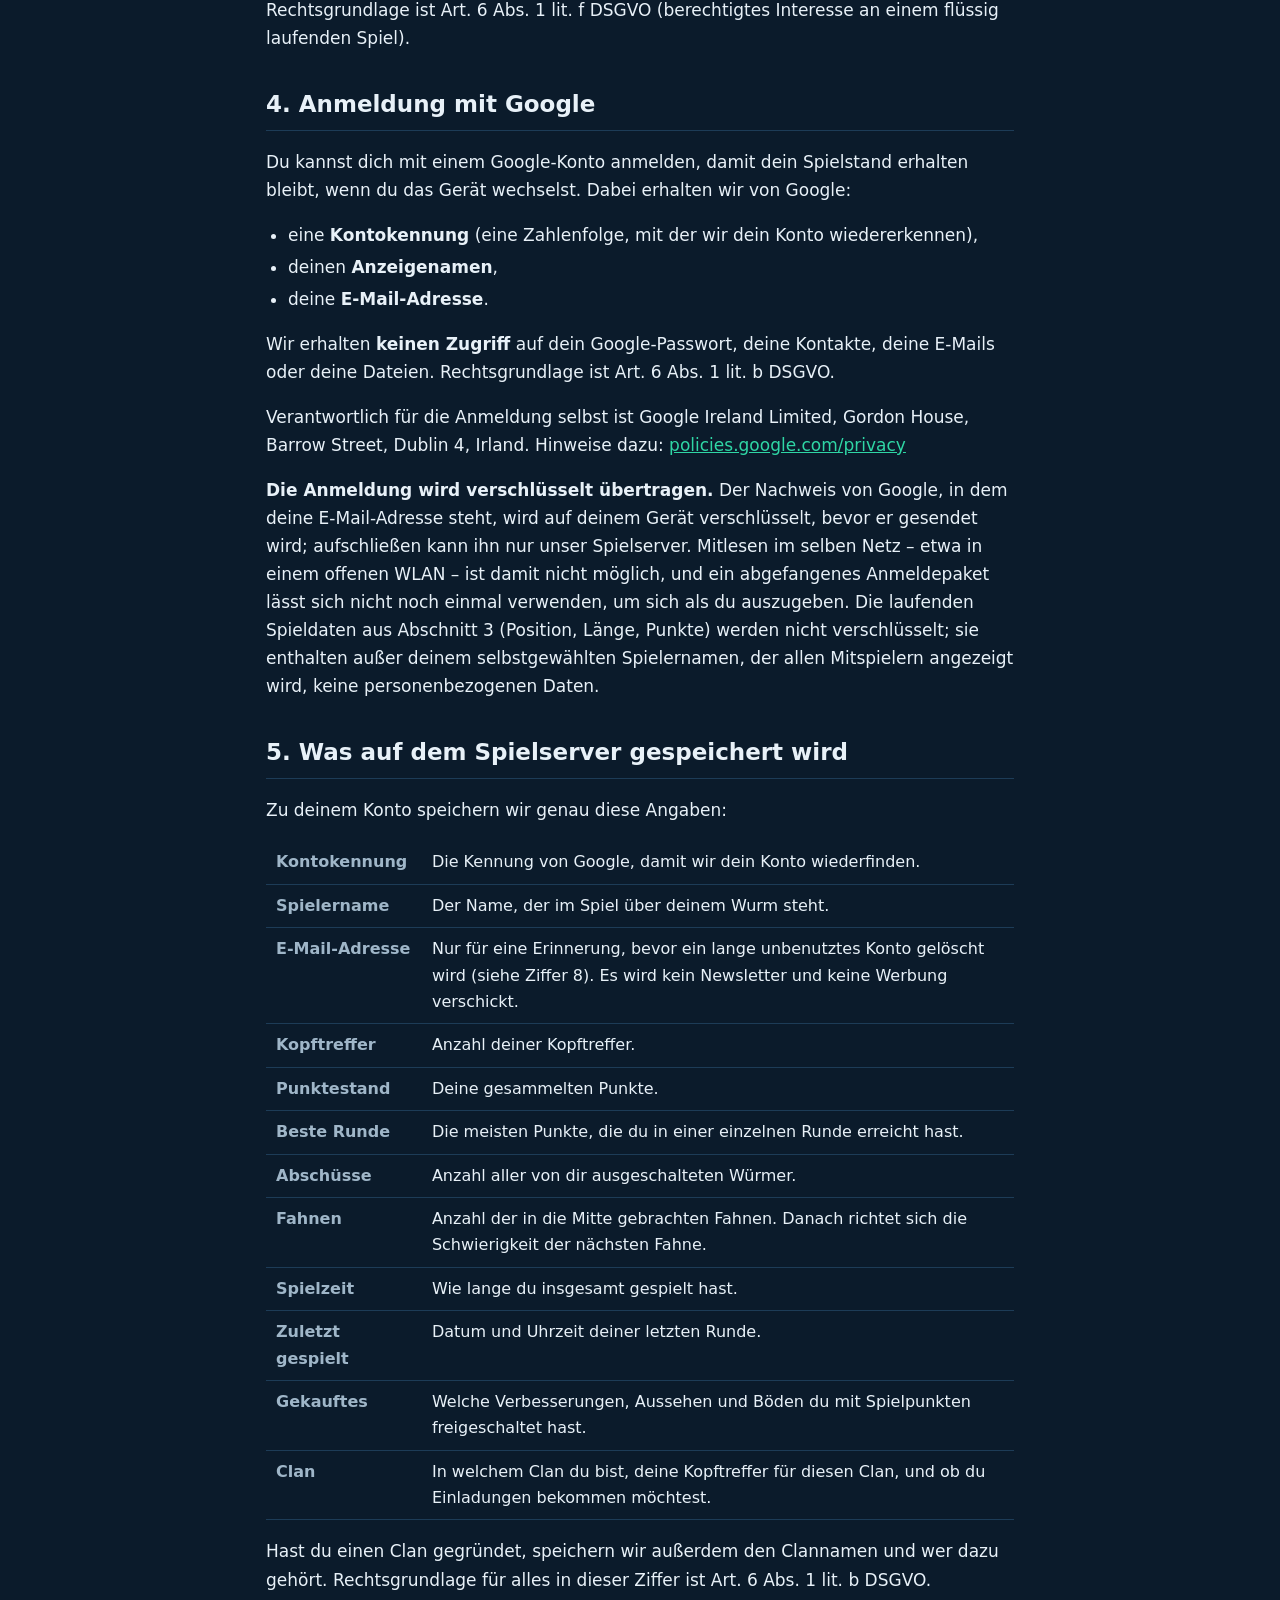
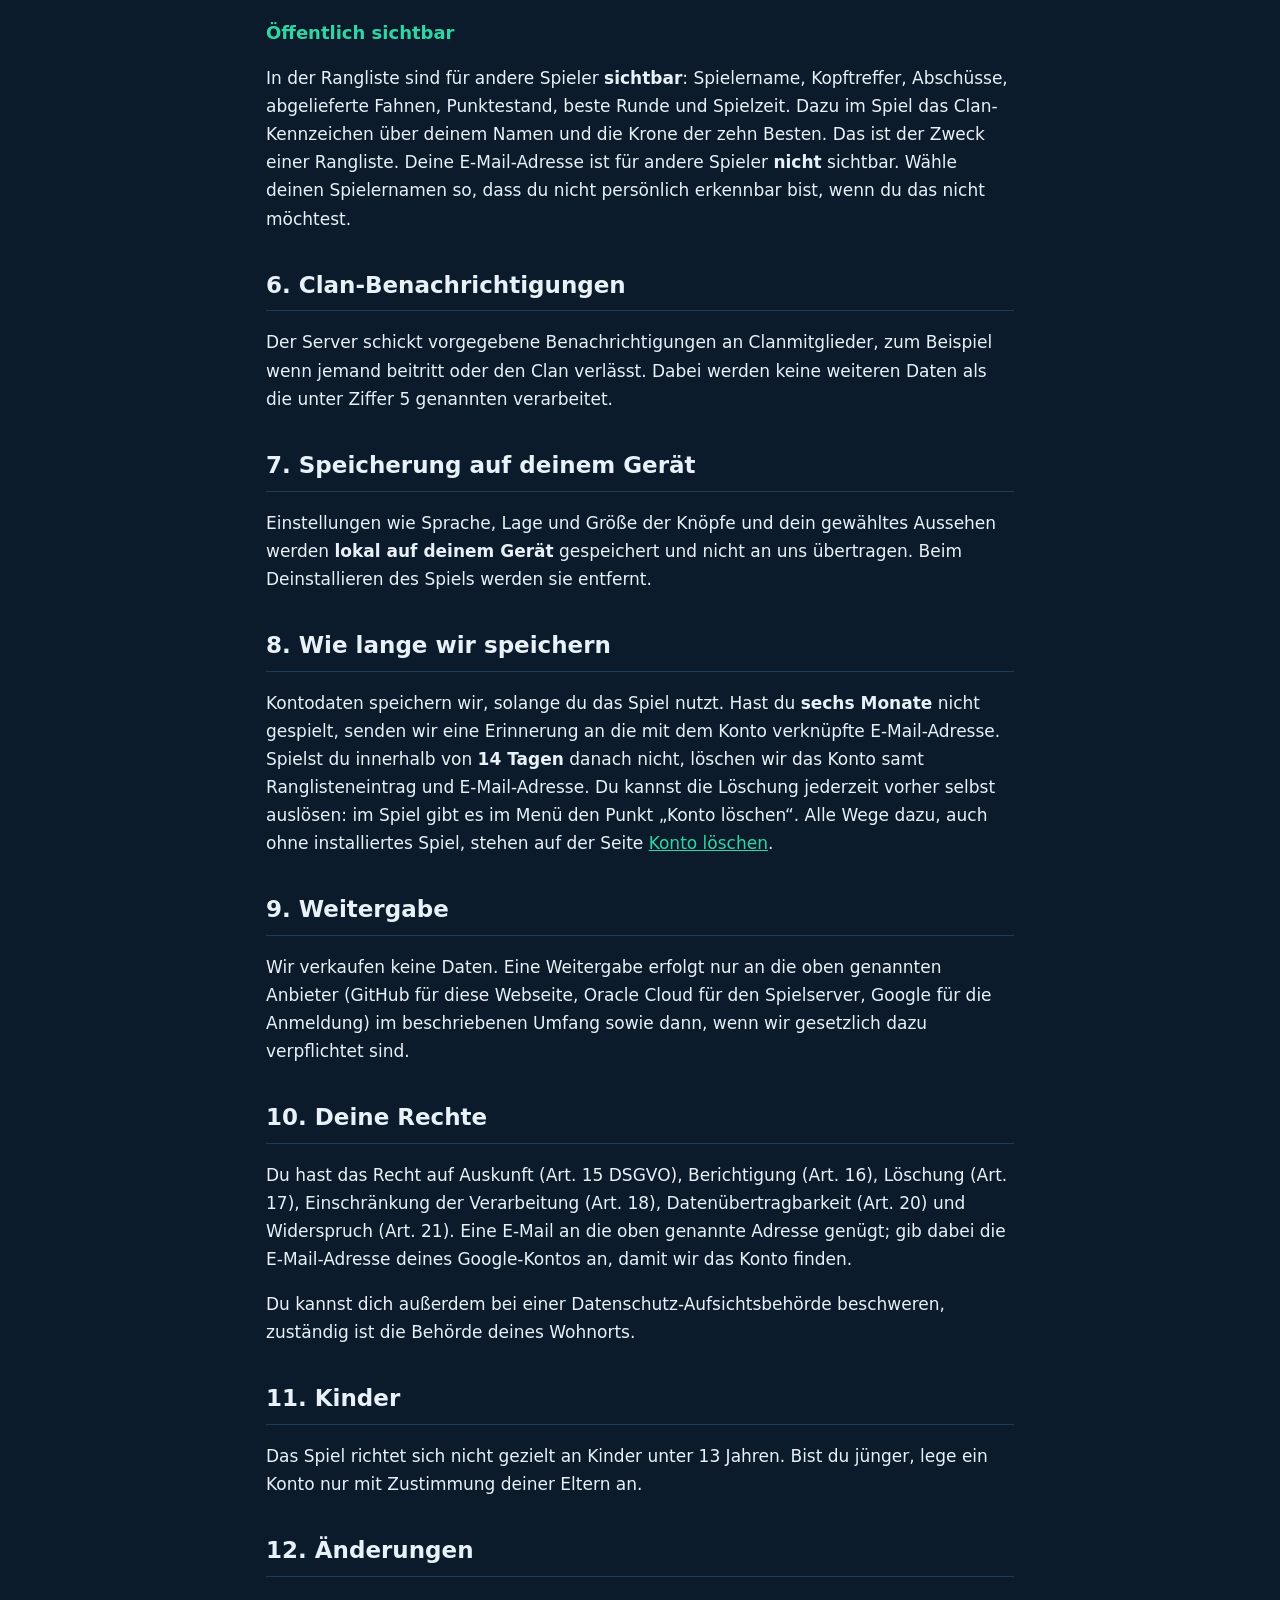
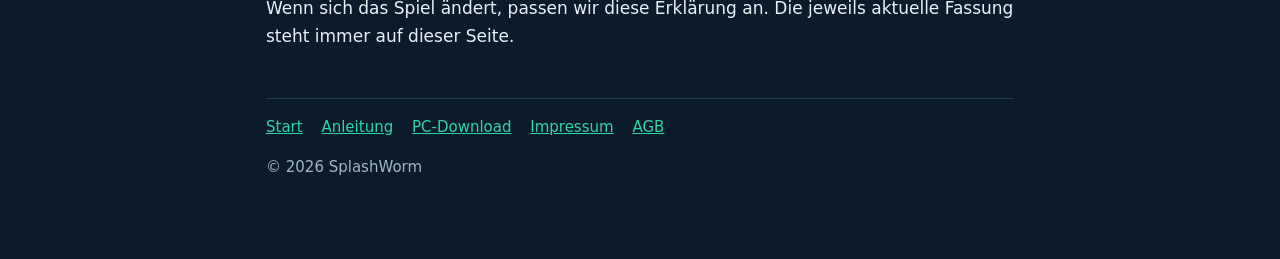
<file: datenschutz.html>
<!doctype html>
<html lang="de">
<head>
<meta charset="utf-8">
<meta name="viewport" content="width=device-width,initial-scale=1">
<title>Datenschutzerklärung &ndash; SplashWorm</title>
<meta name="description" content="Datenschutzerklärung für das Spiel SplashWorm und diese Webseite.">
<link rel="stylesheet" href="style.css">
</head>
<body>
<div class="huelle">

<header>
  <h1 class="titel">Splash<span>Worm</span></h1>
  <p class="unter">Datenschutzerklärung</p>
  <nav>
    <a href="index.html">Start</a>
    <a href="anleitung.html">Anleitung</a>
    <a href="download.html">PC-Download</a>
    <a href="impressum.html">Impressum</a>
    <a class="hier" href="datenschutz.html">Datenschutz</a>
    <a href="agb.html">AGB</a>
  </nav>
</header>

<div class="sprache"><svg viewBox="0 0 24 24" aria-hidden="true"><circle cx="12" cy="12" r="9"/><path d="M3 12h18"/><path d="M12 3c2.6 2.7 2.6 15.3 0 18"/><path d="M12 3c-2.6 2.7-2.6 15.3 0 18"/></svg><span>DE</span><i>/</i><a href="en/privacy.html" title="English">EN</a></div>
<p class="klein">Stand: Oktober 2026</p>

<h2>1. Verantwortlicher</h2>
<p>
  Dietmar Imberg<br>
  Emschestr.14<br>
  45525 Hattingen, Deutschland<br>
  E-Mail: splashworm@online.de
</p>
<p>
  Diese Erklärung gilt für das Spiel <strong>SplashWorm</strong> (App für Android
  und Version für Windows) sowie für diese Webseite. SplashWorm ist ein privates
  Projekt und wird kostenlos angeboten.
</p>

<div class="karte">
  <h3>Das Wichtigste in drei Sätzen</h3>
  <p>
    Es gibt <strong>keine Werbung</strong>, <strong>keine Käufe</strong> und
    <strong>keine Analyse- oder Tracking-Dienste</strong> im Spiel. Gespeichert wird nur, was
    für dein Spielerkonto und die Rangliste gebraucht wird. Daten werden nicht verkauft
    und nicht an Dritte zu Werbezwecken weitergegeben.
  </p>
</div>

<h2>2. Diese Webseite</h2>
<p>
  Diese Seiten werden bei <strong>GitHub Pages</strong> gehostet (GitHub Inc., 88 Colin P.
  Kelly Jr. Street, San Francisco, CA 94107, USA). Beim Aufruf einer Seite überträgt
  dein Gerät technisch notwendige Daten an GitHub, insbesondere IP-Adresse, Datum und
  Uhrzeit, aufgerufene Adresse und Angaben zu Browser und Betriebssystem. GitHub speichert
  diese Zugriffsdaten in Server-Protokollen zur Auslieferung und Absicherung des Angebots.
  Rechtsgrundlage ist Art. 6 Abs. 1 lit. f DSGVO (berechtigtes Interesse am sicheren Betrieb).
  Wir selbst haben keinen Zugriff auf diese Protokolle und erstellen keine Auswertungen.
  Die Übermittlung in die USA erfolgt auf Grundlage der Standardvertragsklauseln der
  EU-Kommission.
</p>
<p>
  Diese Webseite setzt <strong>keine Cookies</strong>, verwendet keine Analyse-Dienste und
  bindet keine externen Schriftarten oder Skripte ein.
</p>

<h2>3. Verbindung zum Spielserver</h2>
<p>
  Das Spiel läuft nur online. Dein Gerät verbindet sich mit unserem Spielserver, der
  bei der Oracle Cloud betrieben wird (Oracle Deutschland B.V. &amp; Co. KG). Dabei werden
  deine <strong>IP-Adresse</strong> und die laufenden Spieldaten (Position, Länge, Punkte
  deiner Runde) verarbeitet. Das ist technisch notwendig, damit das Spiel funktioniert.
  Rechtsgrundlage ist Art. 6 Abs. 1 lit. b DSGVO. Die IP-Adresse wird nur für die Dauer
  der Verbindung verwendet und nicht dauerhaft bei deinem Konto gespeichert.
</p>
<p>
  Dein Gerät meldet dem Server außerdem <strong>technische Leistungswerte</strong>:
  Bildrate, längste Bildzeit, Bildschirmgröße und die eingestellte Sparstufe.
  Daran erkennen wir, ob das Spiel auf bestimmten Geräten ruckelt, und können es
  verbessern. Diese Werte stehen im Serverprotokoll und werden <strong>nicht</strong> zu deinem
  Konto gespeichert. Rechtsgrundlage ist Art. 6 Abs. 1 lit. f DSGVO (berechtigtes Interesse an
  einem flüssig laufenden Spiel).
</p>

<h2>4. Anmeldung mit Google</h2>
<p>
  Du kannst dich mit einem Google-Konto anmelden, damit dein Spielstand erhalten bleibt, wenn
  du das Gerät wechselst. Dabei erhalten wir von Google:
</p>
<ul>
  <li>eine <strong>Kontokennung</strong> (eine Zahlenfolge, mit der wir dein Konto wiedererkennen),</li>
  <li>deinen <strong>Anzeigenamen</strong>,</li>
  <li>deine <strong>E-Mail-Adresse</strong>.</li>
</ul>
<p>
  Wir erhalten <strong>keinen Zugriff</strong> auf dein Google-Passwort, deine Kontakte, deine
  E-Mails oder deine Dateien. Rechtsgrundlage ist Art. 6 Abs. 1 lit. b DSGVO.
</p>
<p>
  Verantwortlich für die Anmeldung selbst ist Google Ireland Limited, Gordon House,
  Barrow Street, Dublin 4, Irland. Hinweise dazu:
  <a href="https://policies.google.com/privacy" target="_blank" rel="noopener">policies.google.com/privacy</a>
</p>
<p>
  <strong>Die Anmeldung wird verschlüsselt übertragen.</strong> Der Nachweis von Google,
  in dem deine E-Mail-Adresse steht, wird auf deinem Gerät verschlüsselt, bevor er
  gesendet wird; aufschließen kann ihn nur unser Spielserver. Mitlesen im selben Netz
  &ndash; etwa in einem offenen WLAN &ndash; ist damit nicht möglich, und ein abgefangenes
  Anmeldepaket lässt sich nicht noch einmal verwenden, um sich als du auszugeben. Die
  laufenden Spieldaten aus Abschnitt&nbsp;3 (Position, Länge, Punkte) werden nicht
  verschlüsselt; sie enthalten außer deinem selbstgewählten Spielernamen, der
  allen Mitspielern angezeigt wird, keine personenbezogenen Daten.
</p>

<h2>5. Was auf dem Spielserver gespeichert wird</h2>
<p>
  Zu deinem Konto speichern wir genau diese Angaben:
</p>
<table>
  <tr><th>Kontokennung</th><td>Die Kennung von Google, damit wir dein Konto wiederfinden.</td></tr>
  <tr><th>Spielername</th><td>Der Name, der im Spiel über deinem Wurm steht.</td></tr>
  <tr><th>E-Mail-Adresse</th><td>Nur für eine Erinnerung, bevor ein lange unbenutztes
      Konto gelöscht wird (siehe Ziffer 8). Es wird kein Newsletter und keine Werbung
      verschickt.</td></tr>
  <tr><th>Kopftreffer</th><td>Anzahl deiner Kopftreffer.</td></tr>
  <tr><th>Punktestand</th><td>Deine gesammelten Punkte.</td></tr>
  <tr><th>Beste Runde</th><td>Die meisten Punkte, die du in einer einzelnen Runde erreicht hast.</td></tr>
  <tr><th>Abschüsse</th><td>Anzahl aller von dir ausgeschalteten Würmer.</td></tr>
  <tr><th>Fahnen</th><td>Anzahl der in die Mitte gebrachten Fahnen. Danach richtet sich die
      Schwierigkeit der nächsten Fahne.</td></tr>
  <tr><th>Spielzeit</th><td>Wie lange du insgesamt gespielt hast.</td></tr>
  <tr><th>Zuletzt gespielt</th><td>Datum und Uhrzeit deiner letzten Runde.</td></tr>
  <tr><th>Gekauftes</th><td>Welche Verbesserungen, Aussehen und Böden du mit Spielpunkten
      freigeschaltet hast.</td></tr>
  <tr><th>Clan</th><td>In welchem Clan du bist, deine Kopftreffer für diesen Clan, und
      ob du Einladungen bekommen möchtest.</td></tr>
</table>
<p>
  Hast du einen Clan gegründet, speichern wir außerdem den Clannamen und wer dazu
  gehört. Rechtsgrundlage für alles in dieser Ziffer ist Art. 6 Abs. 1 lit. b DSGVO.
</p>

<h3>Öffentlich sichtbar</h3>
<p>
  In der Rangliste sind für andere Spieler <strong>sichtbar</strong>: Spielername,
  Kopftreffer, Abschüsse, abgelieferte Fahnen, Punktestand, beste Runde und Spielzeit.
  Dazu im Spiel das Clan-Kennzeichen über deinem Namen und die Krone der zehn Besten.
  Das ist der Zweck einer Rangliste. Deine
  E-Mail-Adresse ist für andere Spieler <strong>nicht</strong> sichtbar. Wähle deinen
  Spielernamen so, dass du nicht persönlich erkennbar bist, wenn du das nicht
  möchtest.
</p>

<h2>6. Clan-Benachrichtigungen</h2>
<p>
  Der Server schickt vorgegebene Benachrichtigungen an Clanmitglieder, zum Beispiel wenn jemand beitritt oder den Clan verlässt. Dabei werden
  keine weiteren Daten als die unter Ziffer 5 genannten verarbeitet.
</p>

<h2>7. Speicherung auf deinem Gerät</h2>
<p>
  Einstellungen wie Sprache, Lage und Größe der Knöpfe und dein
  gewähltes Aussehen werden <strong>lokal auf deinem Gerät</strong> gespeichert und
  nicht an uns übertragen. Beim Deinstallieren des Spiels werden sie entfernt.
</p>

<h2>8. Wie lange wir speichern</h2>
<p>
  Kontodaten speichern wir, solange du das Spiel nutzt. Hast du <strong>sechs Monate</strong>
  nicht gespielt, senden wir eine Erinnerung an die mit dem Konto verknüpfte
  E-Mail-Adresse. Spielst du innerhalb von <strong>14 Tagen</strong> danach nicht, löschen
  wir das Konto samt Ranglisteneintrag und E-Mail-Adresse. Du kannst die Löschung
  jederzeit vorher selbst auslösen: im Spiel gibt es im Menü den Punkt
  &bdquo;Konto löschen&ldquo;. Alle Wege dazu, auch ohne installiertes Spiel, stehen auf
  der Seite <a href="konto-loeschen.html">Konto löschen</a>.
</p>

<h2>9. Weitergabe</h2>
<p>
  Wir verkaufen keine Daten. Eine Weitergabe erfolgt nur an die oben genannten Anbieter
  (GitHub für diese Webseite, Oracle Cloud für den Spielserver, Google für die
  Anmeldung) im beschriebenen Umfang sowie dann, wenn wir gesetzlich dazu verpflichtet sind.
</p>

<h2>10. Deine Rechte</h2>
<p>
  Du hast das Recht auf Auskunft (Art. 15 DSGVO), Berichtigung (Art. 16), Löschung
  (Art. 17), Einschränkung der Verarbeitung (Art. 18), Datenübertragbarkeit
  (Art. 20) und Widerspruch (Art. 21). Eine E-Mail an die oben genannte Adresse
  genügt; gib dabei die E-Mail-Adresse deines Google-Kontos an, damit wir das Konto finden.
</p>
<p>
  Du kannst dich außerdem bei einer Datenschutz-Aufsichtsbehörde beschweren,
  zuständig ist die Behörde deines Wohnorts.
</p>

<h2>11. Kinder</h2>
<p>
  Das Spiel richtet sich nicht gezielt an Kinder unter 13 Jahren. Bist du jünger, lege ein
  Konto nur mit Zustimmung deiner Eltern an.
</p>

<h2>12. Änderungen</h2>
<p>
  Wenn sich das Spiel ändert, passen wir diese Erklärung an. Die jeweils aktuelle
  Fassung steht immer auf dieser Seite.
</p>

<footer>
  <a href="index.html">Start</a>
  <a href="anleitung.html">Anleitung</a>
  <a href="download.html">PC-Download</a>
  <a href="impressum.html">Impressum</a>
  <a href="agb.html">AGB</a>
  <p class="klein">&copy; 2026 SplashWorm</p>
</footer>

</div>
</body>
</html>
</file>
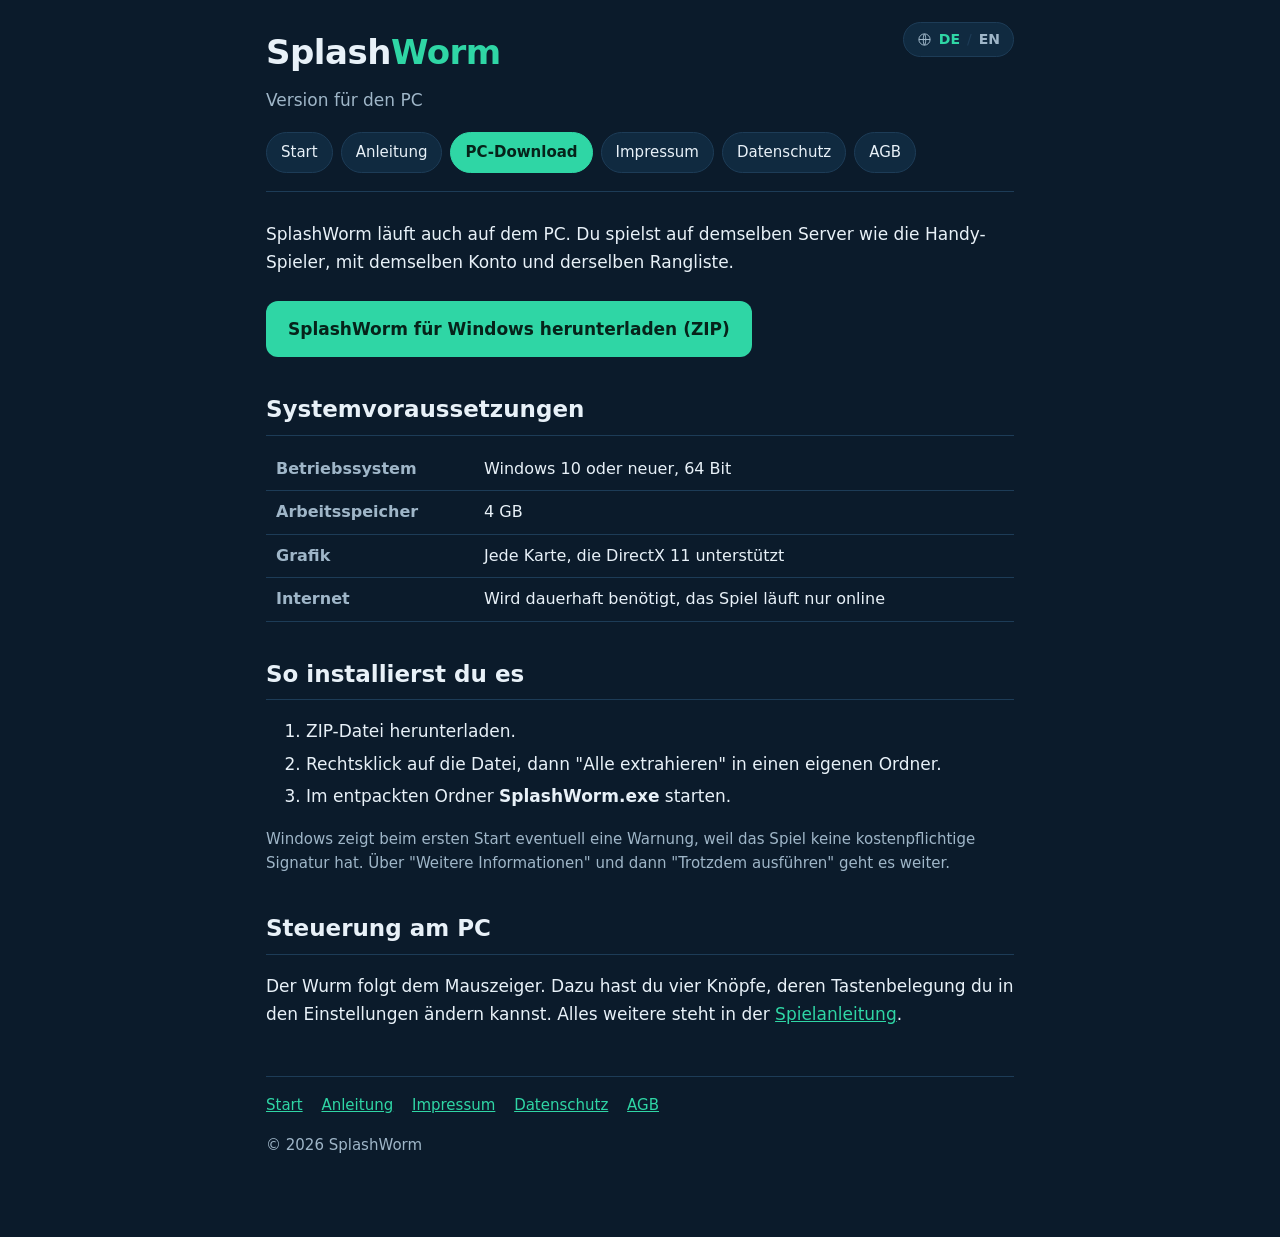
<file: download.html>
<!doctype html>
<html lang="de">
<head>
<meta charset="utf-8">
<meta name="viewport" content="width=device-width,initial-scale=1">
<title>PC-Download &ndash; SplashWorm</title>
<meta name="description" content="SplashWorm für Windows herunterladen.">
<link rel="stylesheet" href="style.css">
</head>
<body>
<div class="huelle">

<header>
  <h1 class="titel">Splash<span>Worm</span></h1>
  <p class="unter">Version für den PC</p>
  <nav>
    <a href="index.html">Start</a>
    <a href="anleitung.html">Anleitung</a>
    <a class="hier" href="download.html">PC-Download</a>
    <a href="impressum.html">Impressum</a>
    <a href="datenschutz.html">Datenschutz</a>
    <a href="agb.html">AGB</a>
  </nav>
</header>

<div class="sprache"><svg viewBox="0 0 24 24" aria-hidden="true"><circle cx="12" cy="12" r="9"/><path d="M3 12h18"/><path d="M12 3c2.6 2.7 2.6 15.3 0 18"/><path d="M12 3c-2.6 2.7-2.6 15.3 0 18"/></svg><span>DE</span><i>/</i><a href="en/download.html" title="English">EN</a></div>

<p>
  SplashWorm läuft auch auf dem PC. Du spielst auf demselben Server wie die
  Handy-Spieler, mit demselben Konto und derselben Rangliste.
</p>

<p>
  <a class="knopf" href="https://drive.google.com/file/d/1YFr3C9sPTrTrIdd7uMHTm9ekakhUMlF5/view?usp=drivesdk">SplashWorm f&uuml;r Windows herunterladen (ZIP)</a>
</p>

<h2>Systemvoraussetzungen</h2>
<table>
  <tr><th>Betriebssystem</th><td>Windows 10 oder neuer, 64 Bit</td></tr>
  <tr><th>Arbeitsspeicher</th><td>4 GB</td></tr>
  <tr><th>Grafik</th><td>Jede Karte, die DirectX 11 unterstützt</td></tr>
  <tr><th>Internet</th><td>Wird dauerhaft benötigt, das Spiel läuft nur online</td></tr>
</table>

<h2>So installierst du es</h2>
<ol>
  <li>ZIP-Datei herunterladen.</li>
  <li>Rechtsklick auf die Datei, dann "Alle extrahieren" in einen eigenen Ordner.</li>
  <li>Im entpackten Ordner <strong>SplashWorm.exe</strong> starten.</li>
</ol>
<p class="klein">
  Windows zeigt beim ersten Start eventuell eine Warnung, weil das Spiel keine kostenpflichtige
  Signatur hat. Über "Weitere Informationen" und dann "Trotzdem ausführen" geht es weiter.
</p>

<h2>Steuerung am PC</h2>
<p>
  Der Wurm folgt dem Mauszeiger. Dazu hast du vier Knöpfe, deren Tastenbelegung du in den
  Einstellungen ändern kannst. Alles weitere steht in der
  <a href="anleitung.html">Spielanleitung</a>.
</p>

<footer>
  <a href="index.html">Start</a>
  <a href="anleitung.html">Anleitung</a>
  <a href="impressum.html">Impressum</a>
  <a href="datenschutz.html">Datenschutz</a>
  <a href="agb.html">AGB</a>
  <p class="klein">&copy; 2026 SplashWorm</p>
</footer>

</div>
</body>
</html>
</file>
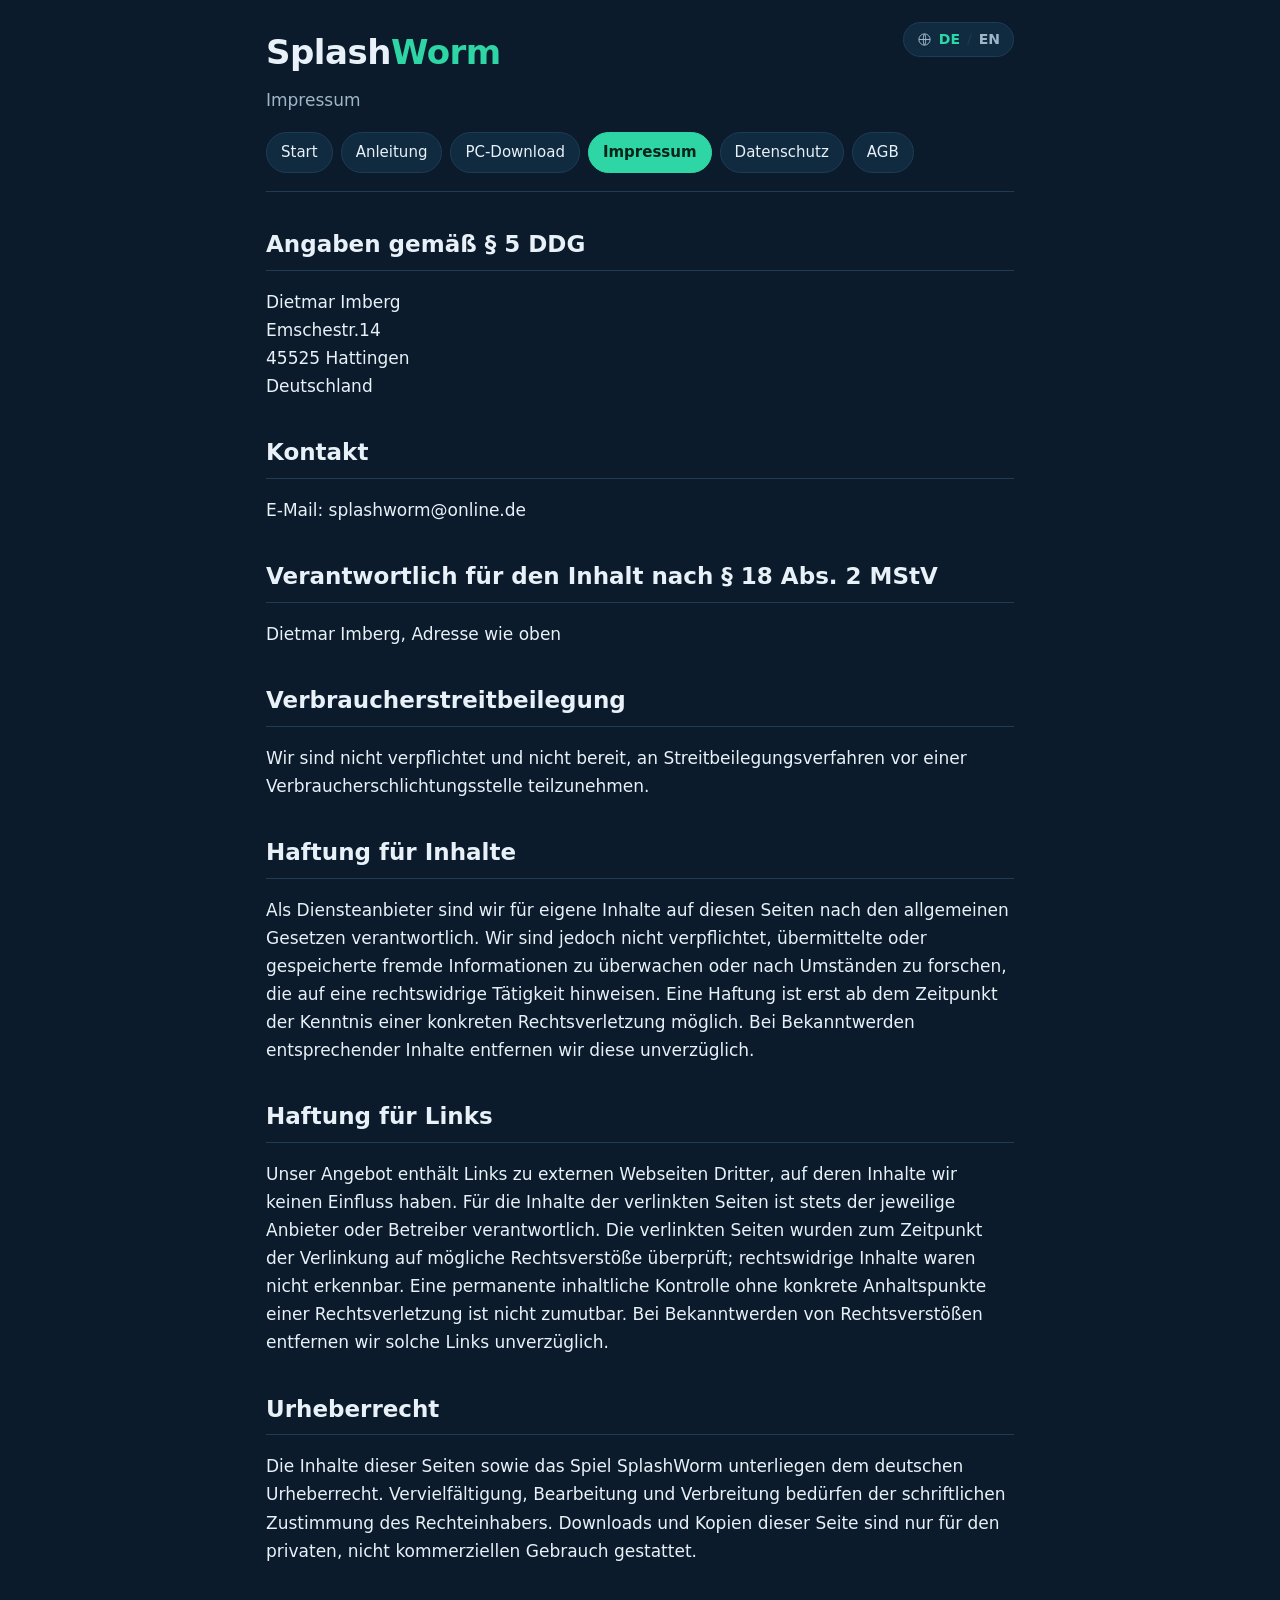
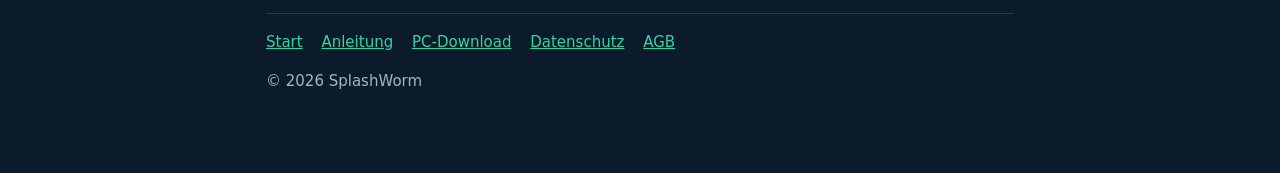
<file: impressum.html>
<!doctype html>
<html lang="de">
<head>
<meta charset="utf-8">
<meta name="viewport" content="width=device-width,initial-scale=1">
<title>Impressum &ndash; SplashWorm</title>
<meta name="robots" content="noarchive">
<link rel="stylesheet" href="style.css">
</head>
<body>
<div class="huelle">

<header>
  <h1 class="titel">Splash<span>Worm</span></h1>
  <p class="unter">Impressum</p>
  <nav>
    <a href="index.html">Start</a>
    <a href="anleitung.html">Anleitung</a>
    <a href="download.html">PC-Download</a>
    <a class="hier" href="impressum.html">Impressum</a>
    <a href="datenschutz.html">Datenschutz</a>
    <a href="agb.html">AGB</a>
  </nav>
</header>

<div class="sprache"><svg viewBox="0 0 24 24" aria-hidden="true"><circle cx="12" cy="12" r="9"/><path d="M3 12h18"/><path d="M12 3c2.6 2.7 2.6 15.3 0 18"/><path d="M12 3c-2.6 2.7-2.6 15.3 0 18"/></svg><span>DE</span><i>/</i><a href="en/imprint.html" title="English">EN</a></div>

<h2>Angaben gemäß &sect; 5 DDG</h2>
<p>
  Dietmar Imberg<br>
  Emschestr.14<br>
  45525 Hattingen<br>
  Deutschland
</p>

<h2>Kontakt</h2>
<p>
  E-Mail: splashworm@online.de
</p>

<h2>Verantwortlich für den Inhalt nach &sect; 18 Abs. 2 MStV</h2>
<p>
  Dietmar Imberg, Adresse wie oben
</p>

<!--
  NUR WENN DU EINE UMSATZSTEUER-ID HAST: den nächsten Absatz einkommentieren.
  Wenn nicht, einfach so lassen - dann erscheint er nicht.

<h2>Umsatzsteuer-Identifikationsnummer</h2>
<p>DE000000000</p>
-->

<h2>Verbraucherstreitbeilegung</h2>
<p>
  Wir sind nicht verpflichtet und nicht bereit, an Streitbeilegungsverfahren vor einer
  Verbraucherschlichtungsstelle teilzunehmen.
</p>

<h2>Haftung für Inhalte</h2>
<p>
  Als Diensteanbieter sind wir für eigene Inhalte auf diesen Seiten nach den allgemeinen
  Gesetzen verantwortlich. Wir sind jedoch nicht verpflichtet, übermittelte oder
  gespeicherte fremde Informationen zu überwachen oder nach Umständen zu forschen,
  die auf eine rechtswidrige Tätigkeit hinweisen. Eine Haftung ist erst ab dem Zeitpunkt
  der Kenntnis einer konkreten Rechtsverletzung möglich. Bei Bekanntwerden entsprechender
  Inhalte entfernen wir diese unverzüglich.
</p>

<h2>Haftung für Links</h2>
<p>
  Unser Angebot enthält Links zu externen Webseiten Dritter, auf deren Inhalte wir keinen
  Einfluss haben. Für die Inhalte der verlinkten Seiten ist stets der jeweilige Anbieter
  oder Betreiber verantwortlich. Die verlinkten Seiten wurden zum Zeitpunkt der Verlinkung auf
  mögliche Rechtsverstöße überprüft; rechtswidrige Inhalte waren nicht
  erkennbar. Eine permanente inhaltliche Kontrolle ohne konkrete Anhaltspunkte einer
  Rechtsverletzung ist nicht zumutbar. Bei Bekanntwerden von Rechtsverstößen
  entfernen wir solche Links unverzüglich.
</p>

<h2>Urheberrecht</h2>
<p>
  Die Inhalte dieser Seiten sowie das Spiel SplashWorm unterliegen dem deutschen Urheberrecht.
  Vervielfältigung, Bearbeitung und Verbreitung bedürfen der schriftlichen Zustimmung
  des Rechteinhabers. Downloads und Kopien dieser Seite sind nur für den privaten,
  nicht kommerziellen Gebrauch gestattet.
</p>

<footer>
  <a href="index.html">Start</a>
  <a href="anleitung.html">Anleitung</a>
  <a href="download.html">PC-Download</a>
  <a href="datenschutz.html">Datenschutz</a>
  <a href="agb.html">AGB</a>
  <p class="klein">&copy; 2026 SplashWorm</p>
</footer>

</div>
</body>
</html>
</file>
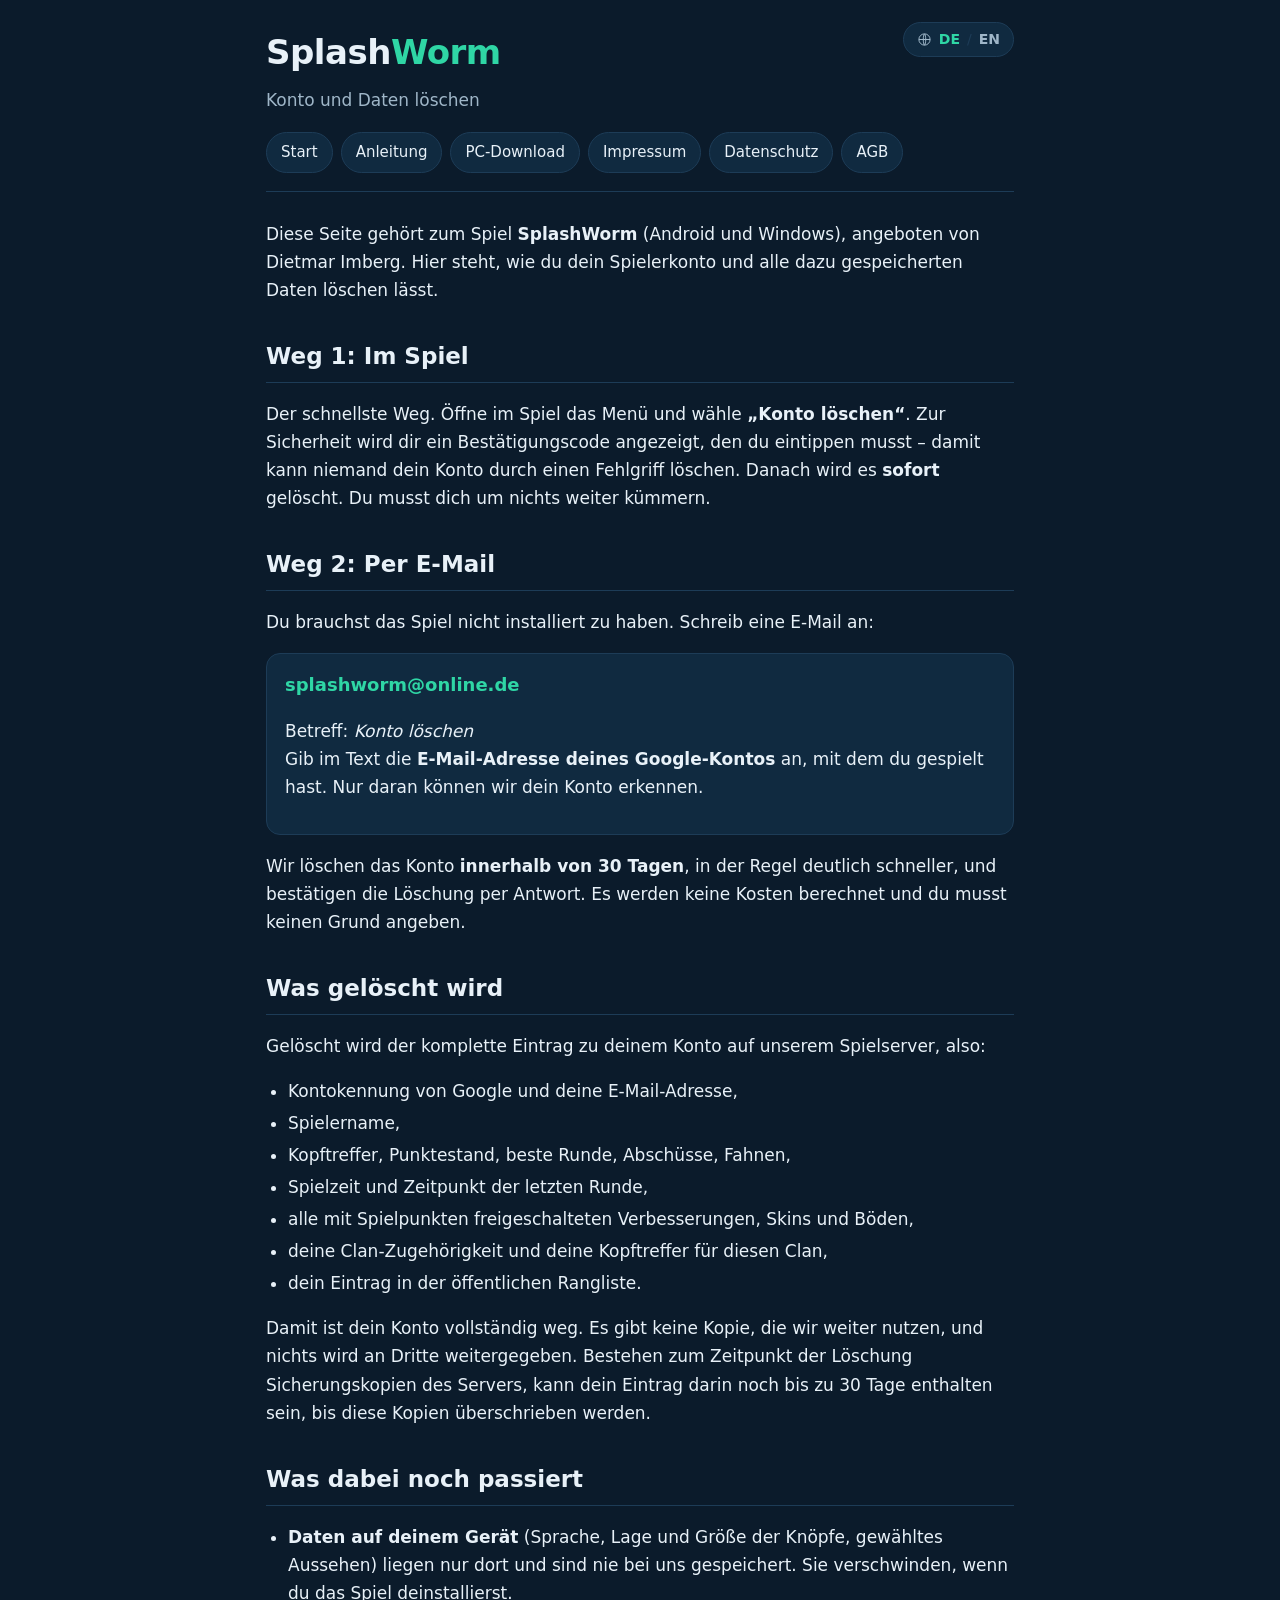
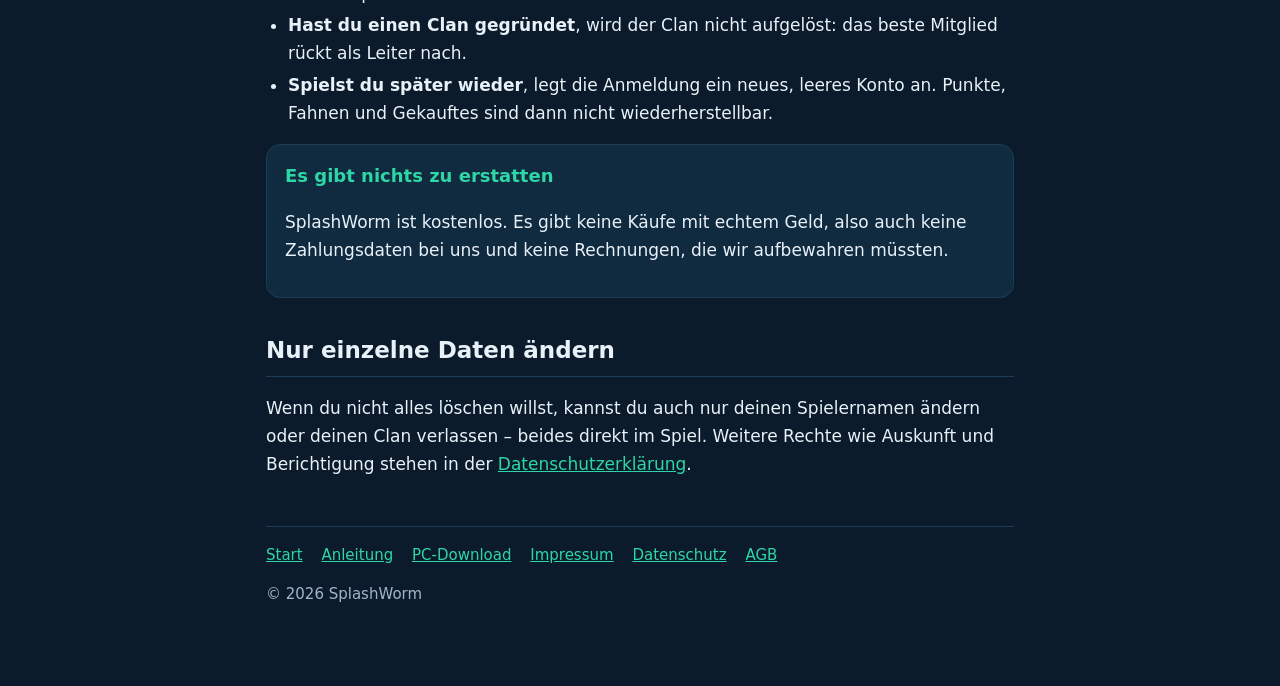
<file: konto-loeschen.html>
<!doctype html>
<html lang="de">
<head>
<meta charset="utf-8">
<meta name="viewport" content="width=device-width,initial-scale=1">
<title>Konto löschen &ndash; SplashWorm</title>
<meta name="description" content="So löschst du dein SplashWorm-Konto und alle dazu gespeicherten Daten.">
<link rel="stylesheet" href="style.css">
</head>
<body>
<div class="huelle">

<header>
  <h1 class="titel">Splash<span>Worm</span></h1>
  <p class="unter">Konto und Daten löschen</p>
  <nav>
    <a href="index.html">Start</a>
    <a href="anleitung.html">Anleitung</a>
    <a href="download.html">PC-Download</a>
    <a href="impressum.html">Impressum</a>
    <a href="datenschutz.html">Datenschutz</a>
    <a href="agb.html">AGB</a>
  </nav>
</header>

<div class="sprache"><svg viewBox="0 0 24 24" aria-hidden="true"><circle cx="12" cy="12" r="9"/><path d="M3 12h18"/><path d="M12 3c2.6 2.7 2.6 15.3 0 18"/><path d="M12 3c-2.6 2.7-2.6 15.3 0 18"/></svg><span>DE</span><i>/</i><a href="en/delete-account.html" title="English">EN</a></div>

<p>
  Diese Seite gehört zum Spiel <strong>SplashWorm</strong> (Android und Windows), angeboten
  von Dietmar Imberg. Hier steht, wie du dein Spielerkonto und alle dazu gespeicherten Daten
  löschen lässt.
</p>

<h2>Weg 1: Im Spiel</h2>
<p>
  Der schnellste Weg. Öffne im Spiel das Menü und wähle
  <strong>&bdquo;Konto löschen&ldquo;</strong>. Zur Sicherheit wird dir ein
  Bestätigungscode angezeigt, den du eintippen musst &ndash; damit kann niemand dein Konto
  durch einen Fehlgriff löschen. Danach wird es <strong>sofort</strong> gelöscht. Du
  musst dich um nichts weiter kümmern.
</p>

<h2>Weg 2: Per E-Mail</h2>
<p>
  Du brauchst das Spiel nicht installiert zu haben. Schreib eine E-Mail an:
</p>
<div class="karte">
  <h3>splashworm@online.de</h3>
  <p>
    Betreff: <em>Konto löschen</em><br>
    Gib im Text die <strong>E-Mail-Adresse deines Google-Kontos</strong> an, mit dem du
    gespielt hast. Nur daran können wir dein Konto erkennen.
  </p>
</div>
<p>
  Wir löschen das Konto <strong>innerhalb von 30 Tagen</strong>, in der Regel deutlich
  schneller, und bestätigen die Löschung per Antwort. Es werden keine Kosten
  berechnet und du musst keinen Grund angeben.
</p>

<h2>Was gelöscht wird</h2>
<p>
  Gelöscht wird der komplette Eintrag zu deinem Konto auf unserem Spielserver, also:
</p>
<ul>
  <li>Kontokennung von Google und deine E-Mail-Adresse,</li>
  <li>Spielername,</li>
  <li>Kopftreffer, Punktestand, beste Runde, Abschüsse, Fahnen,</li>
  <li>Spielzeit und Zeitpunkt der letzten Runde,</li>
  <li>alle mit Spielpunkten freigeschalteten Verbesserungen, Skins und Böden,</li>
  <li>deine Clan-Zugehörigkeit und deine Kopftreffer für diesen Clan,</li>
  <li>dein Eintrag in der öffentlichen Rangliste.</li>
</ul>
<p>
  Damit ist dein Konto vollständig weg. Es gibt keine Kopie, die wir weiter nutzen, und
  nichts wird an Dritte weitergegeben. Bestehen zum Zeitpunkt der Löschung
  Sicherungskopien des Servers, kann dein Eintrag darin noch bis zu 30 Tage enthalten sein,
  bis diese Kopien überschrieben werden.
</p>

<h2>Was dabei noch passiert</h2>
<ul>
  <li><strong>Daten auf deinem Gerät</strong> (Sprache, Lage und Größe der Knöpfe,
      gewähltes Aussehen) liegen nur dort und sind nie bei uns gespeichert. Sie
      verschwinden, wenn du das Spiel deinstallierst.</li>
  <li><strong>Hast du einen Clan gegründet</strong>, wird der Clan nicht aufgelöst:
      das beste Mitglied rückt als Leiter nach.</li>
  <li><strong>Spielst du später wieder</strong>, legt die Anmeldung ein neues, leeres
      Konto an. Punkte, Fahnen und Gekauftes sind dann nicht wiederherstellbar.</li>
</ul>

<div class="karte">
  <h3>Es gibt nichts zu erstatten</h3>
  <p>
    SplashWorm ist kostenlos. Es gibt keine Käufe mit echtem Geld, also auch keine
    Zahlungsdaten bei uns und keine Rechnungen, die wir aufbewahren müssten.
  </p>
</div>

<h2>Nur einzelne Daten ändern</h2>
<p>
  Wenn du nicht alles löschen willst, kannst du auch nur deinen Spielernamen ändern
  oder deinen Clan verlassen &ndash; beides direkt im Spiel. Weitere Rechte wie Auskunft und
  Berichtigung stehen in der <a href="datenschutz.html">Datenschutzerklärung</a>.
</p>

<footer>
  <a href="index.html">Start</a>
  <a href="anleitung.html">Anleitung</a>
  <a href="download.html">PC-Download</a>
  <a href="impressum.html">Impressum</a>
  <a href="datenschutz.html">Datenschutz</a>
  <a href="agb.html">AGB</a>
  <p class="klein">&copy; 2026 SplashWorm</p>
</footer>

</div>
</body>
</html>
</file>
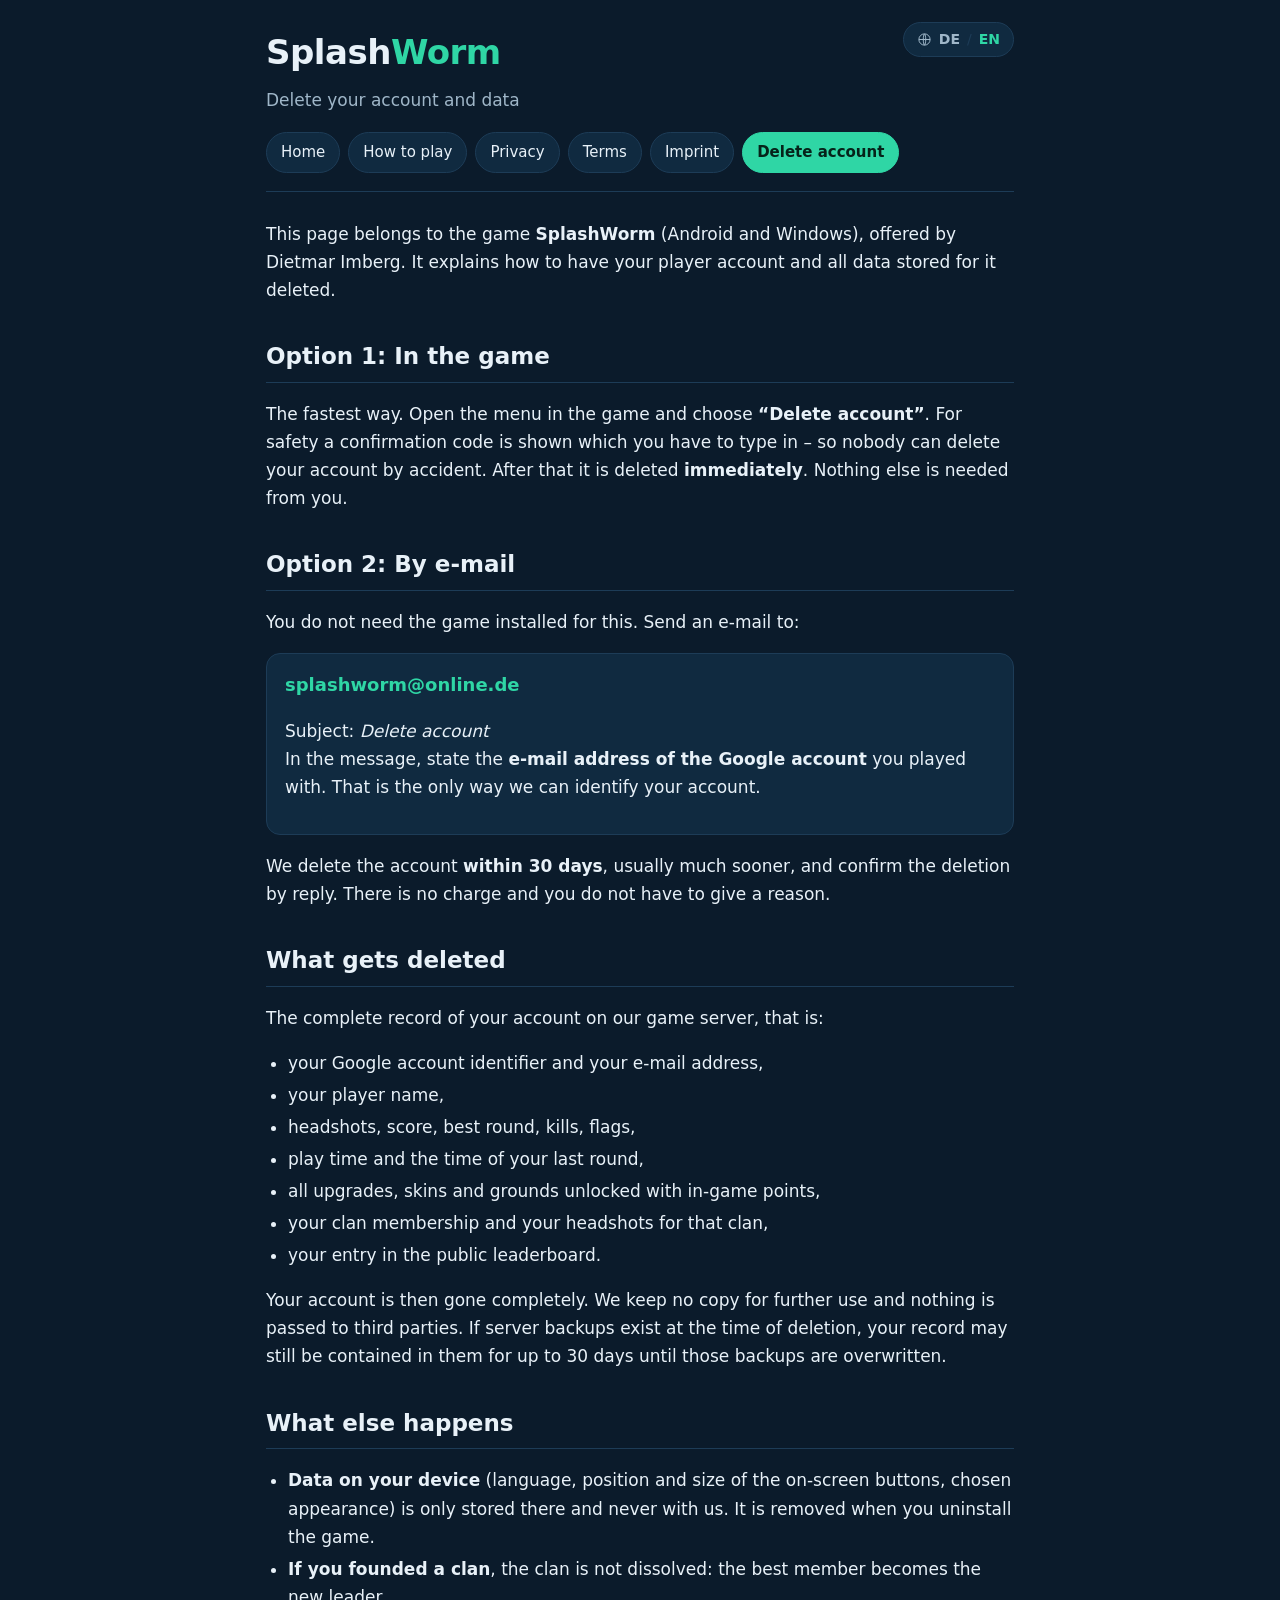
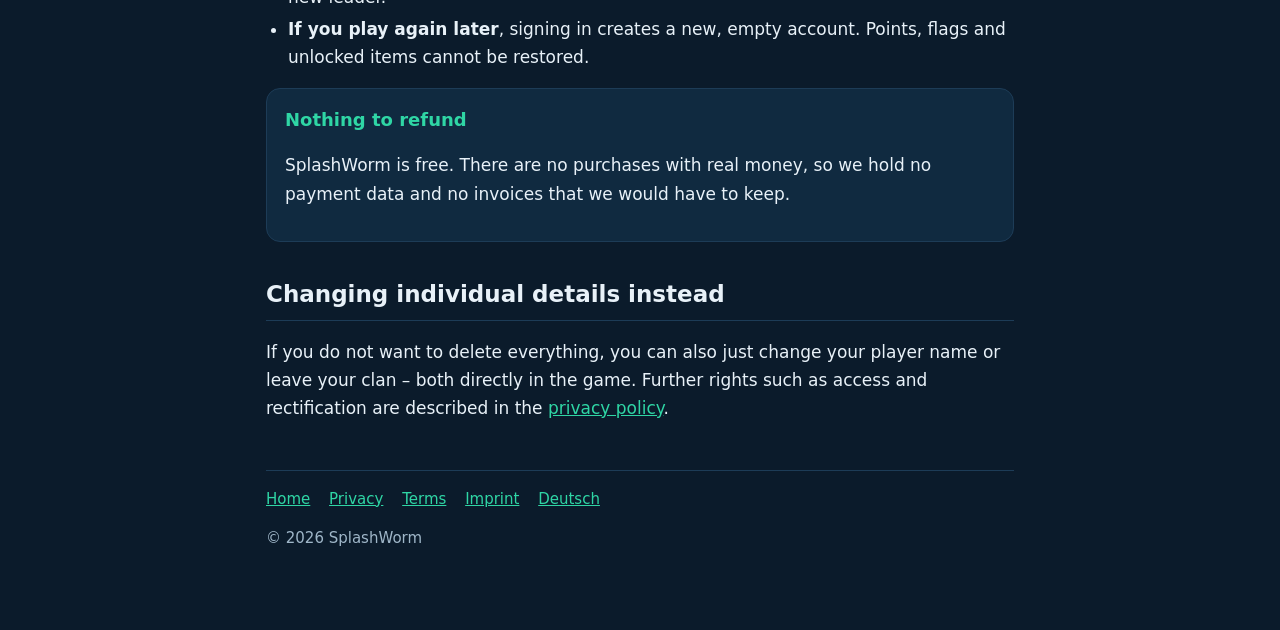
<file: en/delete-account.html>
<!doctype html>
<html lang="en">
<head>
<meta charset="utf-8">
<meta name="viewport" content="width=device-width,initial-scale=1">
<title>Delete account &ndash; SplashWorm</title>
<meta name="description" content="How to delete your SplashWorm account and all data stored for it.">
<link rel="stylesheet" href="../style.css">
</head>
<body>
<div class="huelle">

<header>
  <h1 class="titel">Splash<span>Worm</span></h1>
  <p class="unter">Delete your account and data</p>
  <nav>
    <a href="index.html">Home</a>
    <a href="guide.html">How to play</a>
    <a href="privacy.html">Privacy</a>
    <a href="terms.html">Terms</a>
    <a href="imprint.html">Imprint</a>
    <a class="hier" href="delete-account.html">Delete account</a>
  </nav>
</header>

<div class="sprache"><svg viewBox="0 0 24 24" aria-hidden="true"><circle cx="12" cy="12" r="9"/><path d="M3 12h18"/><path d="M12 3c2.6 2.7 2.6 15.3 0 18"/><path d="M12 3c-2.6 2.7-2.6 15.3 0 18"/></svg><a href="../konto-loeschen.html" title="Deutsch">DE</a><i>/</i><span>EN</span></div>

<p>
  This page belongs to the game <strong>SplashWorm</strong> (Android and Windows), offered by
  Dietmar Imberg. It explains how to have your player account and all data stored for it
  deleted.
</p>

<h2>Option 1: In the game</h2>
<p>
  The fastest way. Open the menu in the game and choose
  <strong>&ldquo;Delete account&rdquo;</strong>. For safety a confirmation code is shown which
  you have to type in &ndash; so nobody can delete your account by accident. After that it is
  deleted <strong>immediately</strong>. Nothing else is needed from you.
</p>

<h2>Option 2: By e-mail</h2>
<p>
  You do not need the game installed for this. Send an e-mail to:
</p>
<div class="karte">
  <h3>splashworm@online.de</h3>
  <p>
    Subject: <em>Delete account</em><br>
    In the message, state the <strong>e-mail address of the Google account</strong> you played
    with. That is the only way we can identify your account.
  </p>
</div>
<p>
  We delete the account <strong>within 30 days</strong>, usually much sooner, and confirm the
  deletion by reply. There is no charge and you do not have to give a reason.
</p>

<h2>What gets deleted</h2>
<p>The complete record of your account on our game server, that is:</p>
<ul>
  <li>your Google account identifier and your e-mail address,</li>
  <li>your player name,</li>
  <li>headshots, score, best round, kills, flags,</li>
  <li>play time and the time of your last round,</li>
  <li>all upgrades, skins and grounds unlocked with in-game points,</li>
  <li>your clan membership and your headshots for that clan,</li>
  <li>your entry in the public leaderboard.</li>
</ul>
<p>
  Your account is then gone completely. We keep no copy for further use and nothing is passed
  to third parties. If server backups exist at the time of deletion, your record may still be
  contained in them for up to 30 days until those backups are overwritten.
</p>

<h2>What else happens</h2>
<ul>
  <li><strong>Data on your device</strong> (language, position and size of the on-screen
      buttons, chosen appearance) is only stored there and never with us. It is removed when
      you uninstall the game.</li>
  <li><strong>If you founded a clan</strong>, the clan is not dissolved: the best member
      becomes the new leader.</li>
  <li><strong>If you play again later</strong>, signing in creates a new, empty account. Points,
      flags and unlocked items cannot be restored.</li>
</ul>

<div class="karte">
  <h3>Nothing to refund</h3>
  <p>
    SplashWorm is free. There are no purchases with real money, so we hold no payment data and
    no invoices that we would have to keep.
  </p>
</div>

<h2>Changing individual details instead</h2>
<p>
  If you do not want to delete everything, you can also just change your player name or leave
  your clan &ndash; both directly in the game. Further rights such as access and rectification
  are described in the <a href="privacy.html">privacy policy</a>.
</p>

<footer>
  <a href="index.html">Home</a>
  <a href="privacy.html">Privacy</a>
  <a href="terms.html">Terms</a>
  <a href="imprint.html">Imprint</a>
  <a href="../konto-loeschen.html">Deutsch</a>
  <p class="klein">&copy; 2026 SplashWorm</p>
</footer>

</div>
</body>
</html>
</file>
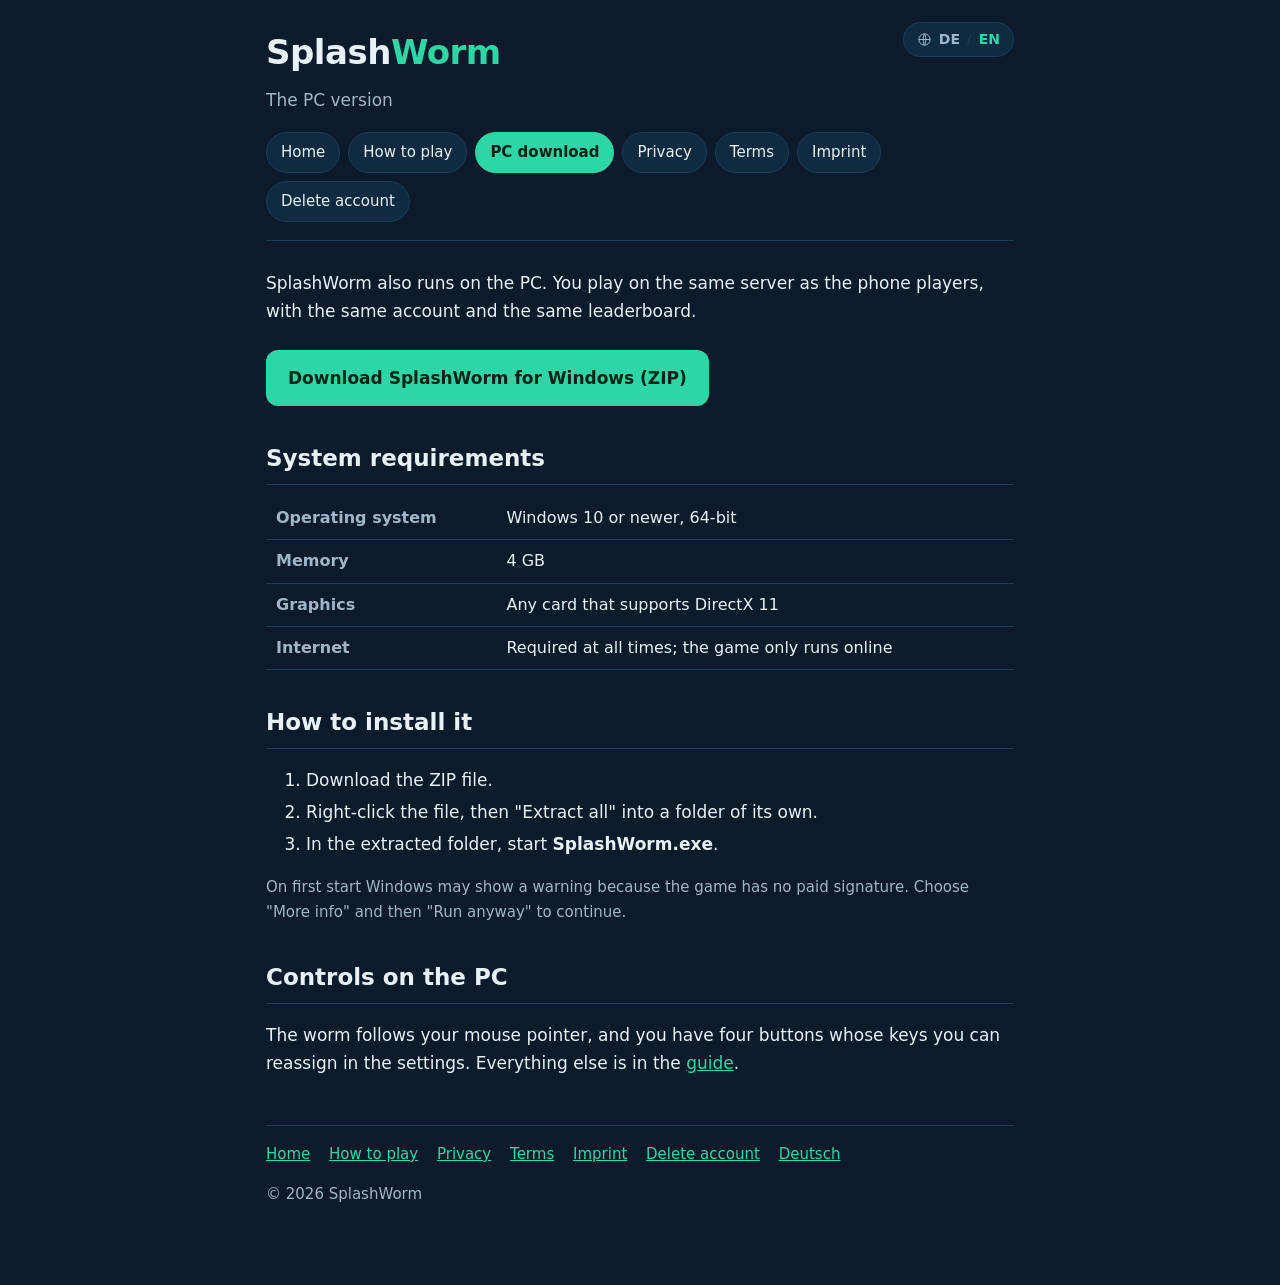
<file: en/download.html>
<!doctype html>
<html lang="en">
<head>
<meta charset="utf-8">
<meta name="viewport" content="width=device-width,initial-scale=1">
<title>PC download &ndash; SplashWorm</title>
<meta name="description" content="Download SplashWorm for Windows.">
<link rel="stylesheet" href="../style.css">
</head>
<body>
<div class="huelle">

<header>
  <h1 class="titel">Splash<span>Worm</span></h1>
  <p class="unter">The PC version</p>
  <nav>
    <a href="index.html">Home</a>
    <a href="guide.html">How to play</a>
    <a class="hier" href="download.html">PC download</a>
    <a href="privacy.html">Privacy</a>
    <a href="terms.html">Terms</a>
    <a href="imprint.html">Imprint</a>
    <a href="delete-account.html">Delete account</a>
  </nav>
</header>

<div class="sprache"><svg viewBox="0 0 24 24" aria-hidden="true"><circle cx="12" cy="12" r="9"/><path d="M3 12h18"/><path d="M12 3c2.6 2.7 2.6 15.3 0 18"/><path d="M12 3c-2.6 2.7-2.6 15.3 0 18"/></svg><a href="../download.html" title="Deutsch">DE</a><i>/</i><span>EN</span></div>

<p>
  SplashWorm also runs on the PC. You play on the same server as the phone players, with the
  same account and the same leaderboard.
</p>

<p>
  <a class="knopf" href="https://drive.google.com/file/d/1YFr3C9sPTrTrIdd7uMHTm9ekakhUMlF5/view?usp=drivesdk">Download SplashWorm for Windows (ZIP)</a>
</p>

<h2>System requirements</h2>
<table>
  <tr><th>Operating system</th><td>Windows 10 or newer, 64-bit</td></tr>
  <tr><th>Memory</th><td>4 GB</td></tr>
  <tr><th>Graphics</th><td>Any card that supports DirectX 11</td></tr>
  <tr><th>Internet</th><td>Required at all times; the game only runs online</td></tr>
</table>

<h2>How to install it</h2>
<ol>
  <li>Download the ZIP file.</li>
  <li>Right-click the file, then "Extract all" into a folder of its own.</li>
  <li>In the extracted folder, start <strong>SplashWorm.exe</strong>.</li>
</ol>
<p class="klein">
  On first start Windows may show a warning because the game has no paid signature. Choose
  "More info" and then "Run anyway" to continue.
</p>

<h2>Controls on the PC</h2>
<p>
  The worm follows your mouse pointer, and you have four buttons whose keys you can reassign in
  the settings. Everything else is in the <a href="guide.html">guide</a>.
</p>

<footer>
  <a href="index.html">Home</a>
  <a href="guide.html">How to play</a>
  <a href="privacy.html">Privacy</a>
  <a href="terms.html">Terms</a>
  <a href="imprint.html">Imprint</a>
  <a href="delete-account.html">Delete account</a>
  <a href="../download.html">Deutsch</a>
  <p class="klein">&copy; 2026 SplashWorm</p>
</footer>

</div>
</body>
</html>
</file>
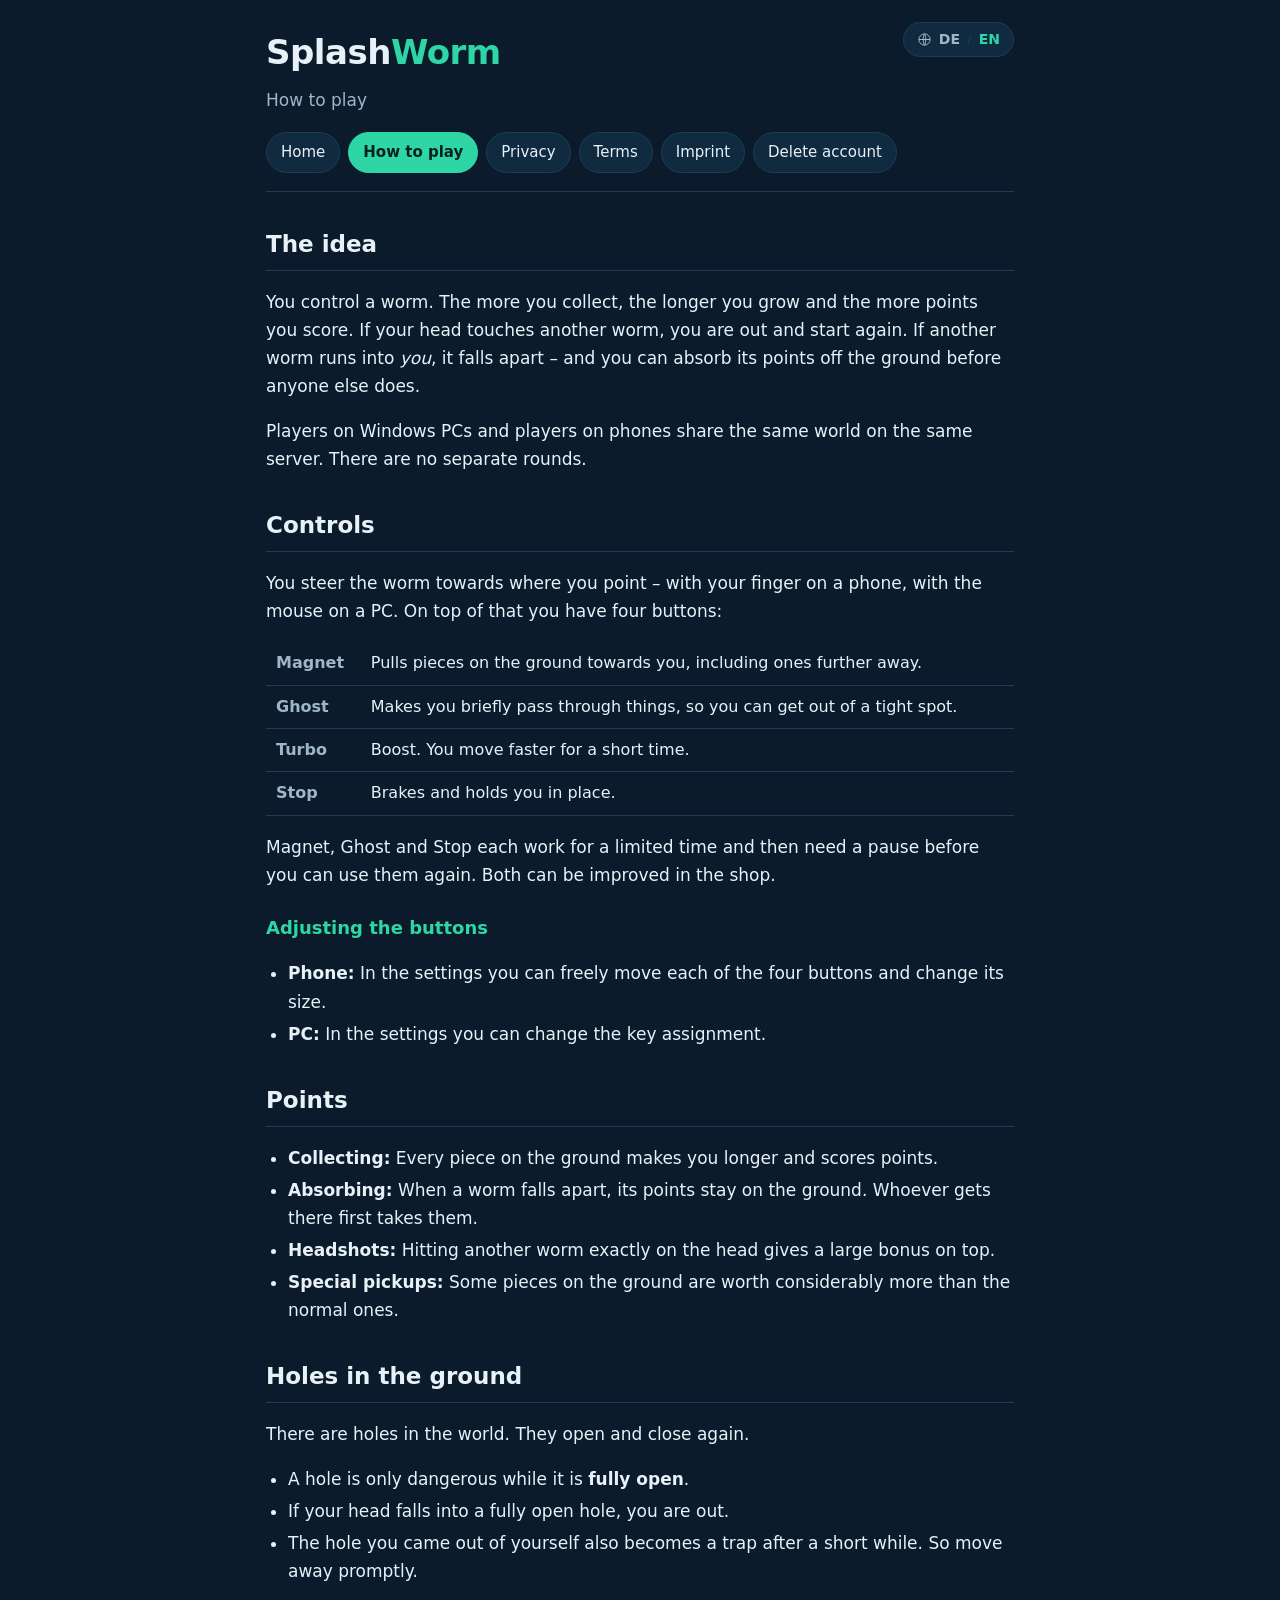
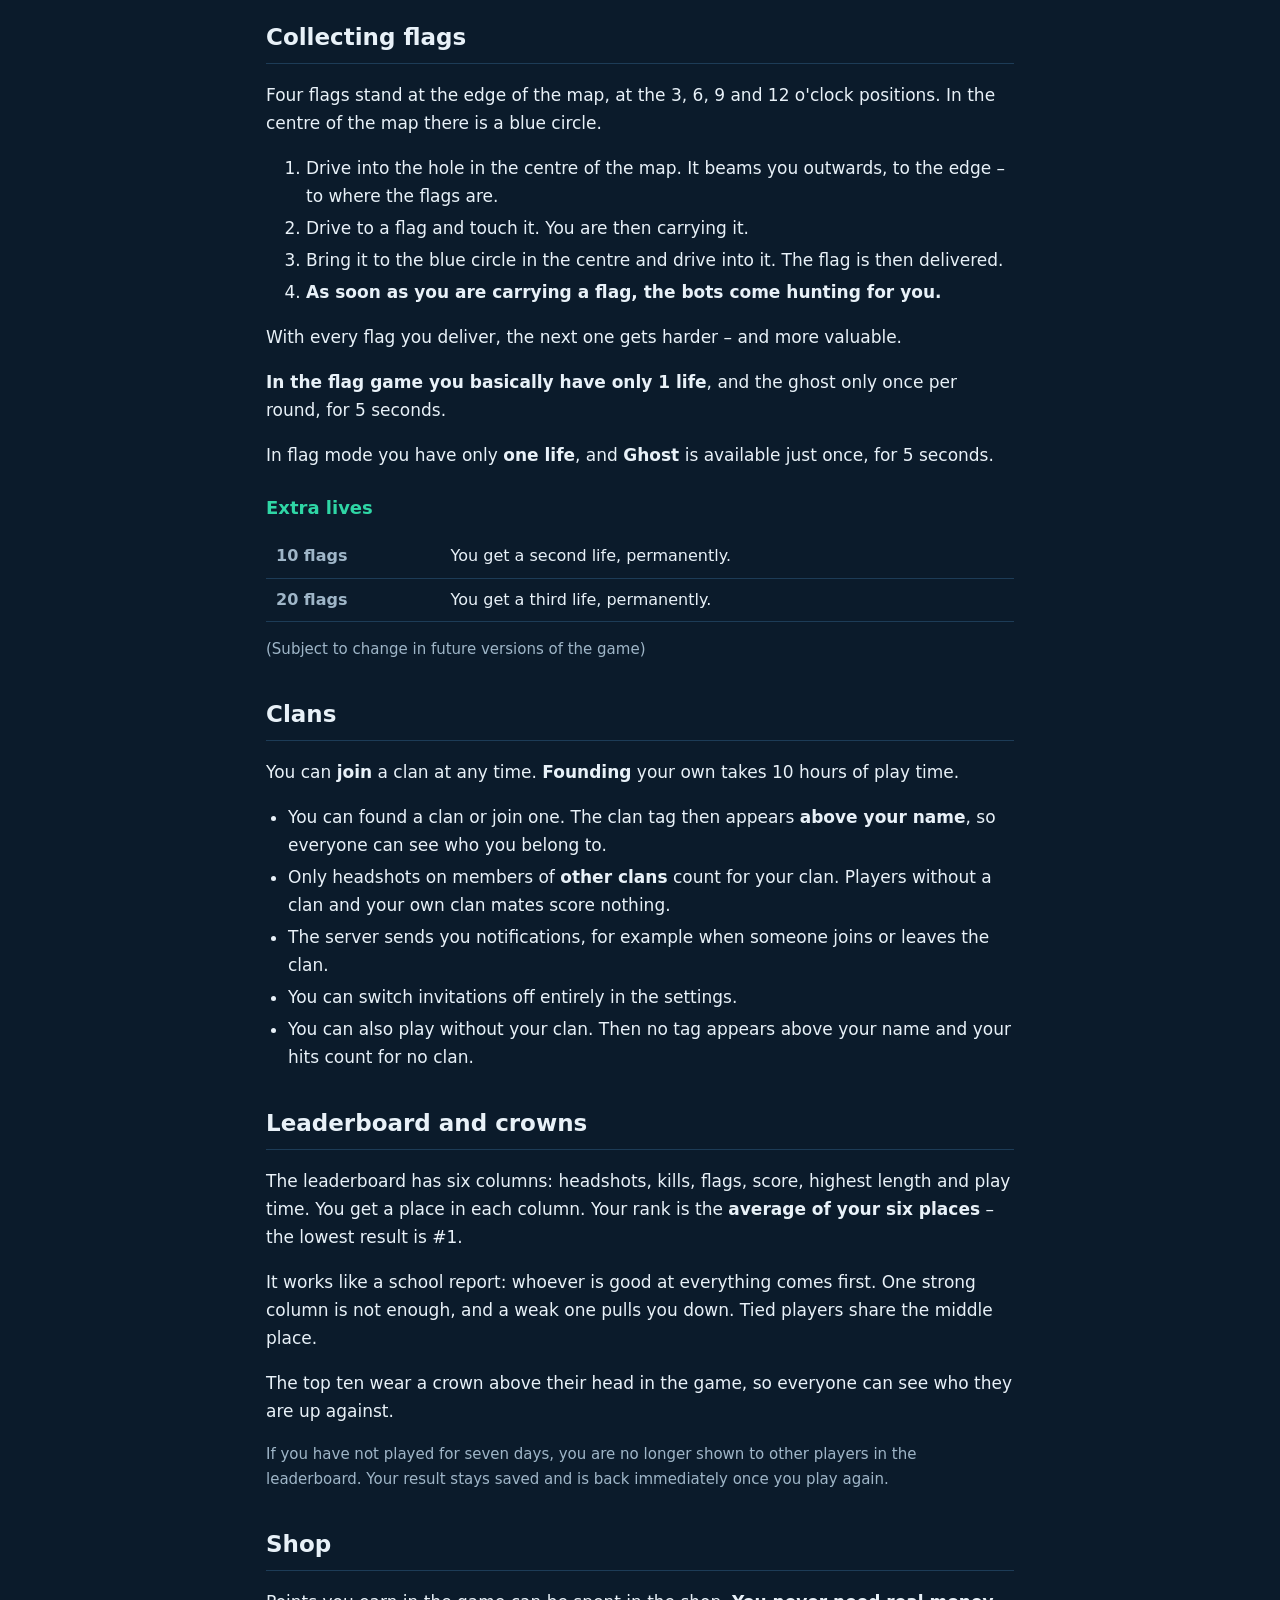
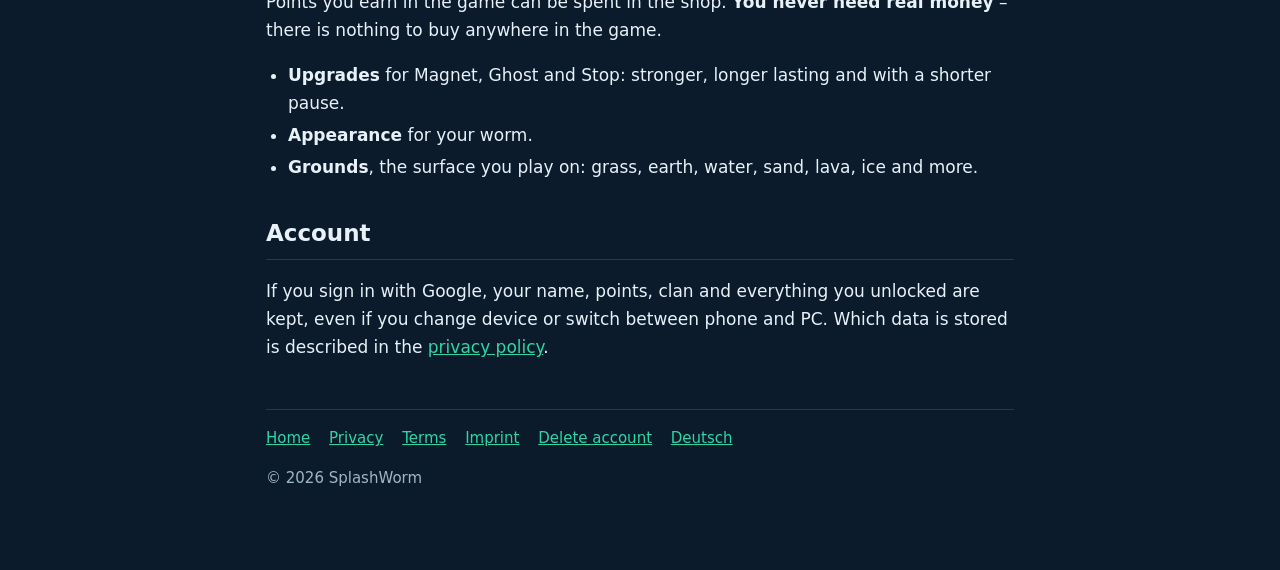
<file: en/guide.html>
<!doctype html>
<html lang="en">
<head>
<meta charset="utf-8">
<meta name="viewport" content="width=device-width,initial-scale=1">
<title>How to play &ndash; SplashWorm</title>
<meta name="description" content="How to play SplashWorm: controls, points, holes, flags, clans and the shop.">
<link rel="stylesheet" href="../style.css">
</head>
<body>
<div class="huelle">

<header>
  <h1 class="titel">Splash<span>Worm</span></h1>
  <p class="unter">How to play</p>
  <nav>
    <a href="index.html">Home</a>
    <a class="hier" href="guide.html">How to play</a>
    <a href="privacy.html">Privacy</a>
    <a href="terms.html">Terms</a>
    <a href="imprint.html">Imprint</a>
    <a href="delete-account.html">Delete account</a>
  </nav>
</header>

<div class="sprache"><svg viewBox="0 0 24 24" aria-hidden="true"><circle cx="12" cy="12" r="9"/><path d="M3 12h18"/><path d="M12 3c2.6 2.7 2.6 15.3 0 18"/><path d="M12 3c-2.6 2.7-2.6 15.3 0 18"/></svg><a href="../anleitung.html" title="Deutsch">DE</a><i>/</i><span>EN</span></div>

<h2>The idea</h2>
<p>
  You control a worm. The more you collect, the longer you grow and the more points you score.
  If your head touches another worm, you are out and start again. If another worm runs into
  <em>you</em>, it falls apart &ndash; and you can absorb its points off the ground before
  anyone else does.
</p>
<p>
  Players on Windows PCs and players on phones share the same world on the same server. There
  are no separate rounds.
</p>

<h2>Controls</h2>
<p>
  You steer the worm towards where you point &ndash; with your finger on a phone, with the
  mouse on a PC. On top of that you have four buttons:
</p>
<table>
  <tr><th>Magnet</th><td>Pulls pieces on the ground towards you, including ones further away.</td></tr>
  <tr><th>Ghost</th><td>Makes you briefly pass through things, so you can get out of a tight spot.</td></tr>
  <tr><th>Turbo</th><td>Boost. You move faster for a short time.</td></tr>
  <tr><th>Stop</th><td>Brakes and holds you in place.</td></tr>
</table>
<p>
  Magnet, Ghost and Stop each work for a limited time and then need a pause before you can use
  them again. Both can be improved in the shop.
</p>

<h3>Adjusting the buttons</h3>
<ul>
  <li><strong>Phone:</strong> In the settings you can freely move each of the four buttons and
      change its size.</li>
  <li><strong>PC:</strong> In the settings you can change the key assignment.</li>
</ul>

<h2>Points</h2>
<ul>
  <li><strong>Collecting:</strong> Every piece on the ground makes you longer and scores points.</li>
  <li><strong>Absorbing:</strong> When a worm falls apart, its points stay on the ground.
      Whoever gets there first takes them.</li>
  <li><strong>Headshots:</strong> Hitting another worm exactly on the head gives a large bonus
      on top.</li>
  <li><strong>Special pickups:</strong> Some pieces on the ground are worth considerably more
      than the normal ones.</li>
</ul>

<h2>Holes in the ground</h2>
<p>There are holes in the world. They open and close again.</p>
<ul>
  <li>A hole is only dangerous while it is <strong>fully open</strong>.</li>
  <li>If your head falls into a fully open hole, you are out.</li>
  <li>The hole you came out of yourself also becomes a trap after a short while. So move away
      promptly.</li>
</ul>

<h2>Collecting flags</h2>
<p>
  Four flags stand at the edge of the map, at the 3, 6, 9 and 12 o'clock positions. In the
  centre of the map there is a blue circle.
</p>
<ol>
  <li>Drive into the hole in the centre of the map. It beams you outwards, to the edge &ndash;
      to where the flags are.</li>
  <li>Drive to a flag and touch it. You are then carrying it.</li>
  <li>Bring it to the blue circle in the centre and drive into it. The flag is then delivered.</li>
  <li><strong>As soon as you are carrying a flag, the bots come hunting for you.</strong></li>
</ol>
<p>
  With every flag you deliver, the next one gets harder &ndash; and more valuable.
</p>
<p>
  <strong>In the flag game you basically have only 1 life</strong>, and the ghost only once per
  round, for 5 seconds.
</p>

<p>
  In flag mode you have only <strong>one life</strong>, and <strong>Ghost</strong> is available
  just once, for 5 seconds.
</p>

<h3>Extra lives</h3>
<table>
  <tr><th>10 flags</th><td>You get a second life, permanently.</td></tr>
  <tr><th>20 flags</th><td>You get a third life, permanently.</td></tr>
</table>
<p class="klein">
  (Subject to change in future versions of the game)
</p>

<h2>Clans</h2>
<p>
  You can <strong>join</strong> a clan at any time. <strong>Founding</strong> your own takes
  10 hours of play time.
</p>
<ul>
  <li>You can found a clan or join one. The clan tag then appears <strong>above your
      name</strong>, so everyone can see who you belong to.</li>
  <li>Only headshots on members of <strong>other clans</strong> count for your clan. Players
      without a clan and your own clan mates score nothing.</li>
  <li>The server sends you notifications, for example when someone joins or leaves the clan.</li>
  <li>You can switch invitations off entirely in the settings.</li>
  <li>You can also play without your clan. Then no tag appears above your name and your hits
      count for no clan.</li>
</ul>

<h2>Leaderboard and crowns</h2>
<p>
  The leaderboard has six columns: headshots, kills, flags, score, highest length and play
  time. You get a place in each column. Your rank is the <strong>average of your six
  places</strong> &ndash; the lowest result is #1.
</p>
<p>
  It works like a school report: whoever is good at everything comes first. One strong
  column is not enough, and a weak one pulls you down. Tied players share the middle place.
</p>
<p>
  The top ten wear a crown above their head in the game, so everyone can see who they are
  up against.
</p>
<p class="klein">
  If you have not played for seven days, you are no longer shown to other players in the
  leaderboard. Your result stays saved and is back immediately once you play again.
</p>

<h2>Shop</h2>
<p>
  Points you earn in the game can be spent in the shop. <strong>You never need real
  money</strong> &ndash; there is nothing to buy anywhere in the game.
</p>
<ul>
  <li><strong>Upgrades</strong> for Magnet, Ghost and Stop: stronger, longer lasting and with a
      shorter pause.</li>
  <li><strong>Appearance</strong> for your worm.</li>
  <li><strong>Grounds</strong>, the surface you play on: grass, earth, water, sand, lava, ice
      and more.</li>
</ul>

<h2>Account</h2>
<p>
  If you sign in with Google, your name, points, clan and everything you unlocked are kept, even
  if you change device or switch between phone and PC. Which data is stored is described in the
  <a href="privacy.html">privacy policy</a>.
</p>

<footer>
  <a href="index.html">Home</a>
  <a href="privacy.html">Privacy</a>
  <a href="terms.html">Terms</a>
  <a href="imprint.html">Imprint</a>
  <a href="delete-account.html">Delete account</a>
  <a href="../anleitung.html">Deutsch</a>
  <p class="klein">&copy; 2026 SplashWorm</p>
</footer>

</div>
</body>
</html>
</file>
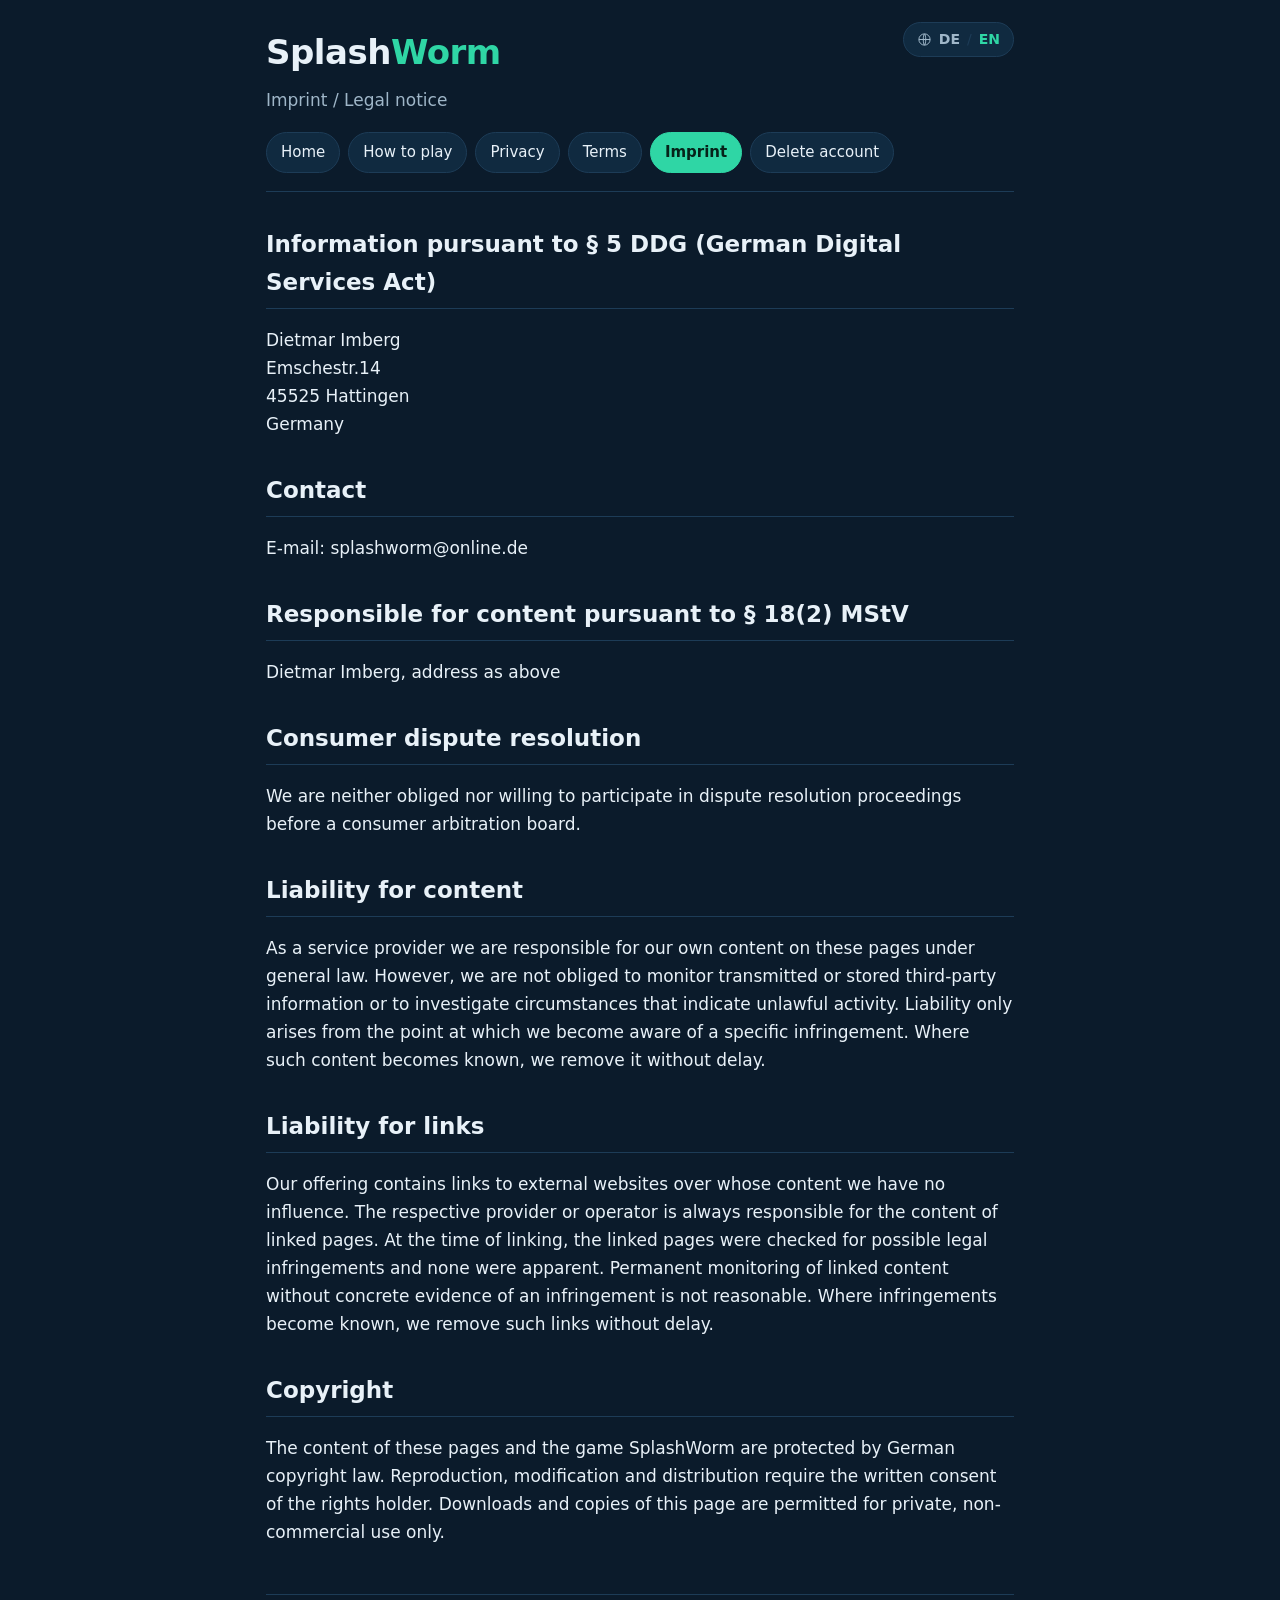
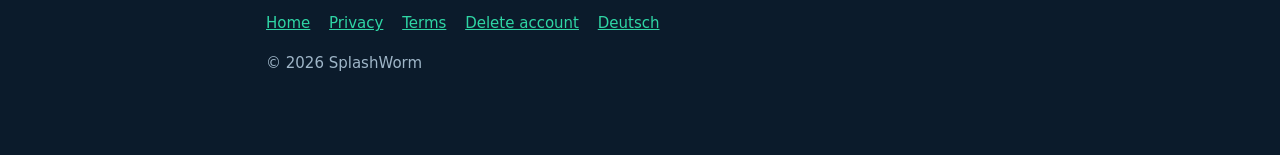
<file: en/imprint.html>
<!doctype html>
<html lang="en">
<head>
<meta charset="utf-8">
<meta name="viewport" content="width=device-width,initial-scale=1">
<title>Imprint &ndash; SplashWorm</title>
<meta name="robots" content="noarchive">
<link rel="stylesheet" href="../style.css">
</head>
<body>
<div class="huelle">

<header>
  <h1 class="titel">Splash<span>Worm</span></h1>
  <p class="unter">Imprint / Legal notice</p>
  <nav>
    <a href="index.html">Home</a>
    <a href="guide.html">How to play</a>
    <a href="privacy.html">Privacy</a>
    <a href="terms.html">Terms</a>
    <a class="hier" href="imprint.html">Imprint</a>
    <a href="delete-account.html">Delete account</a>
  </nav>
</header>

<div class="sprache"><svg viewBox="0 0 24 24" aria-hidden="true"><circle cx="12" cy="12" r="9"/><path d="M3 12h18"/><path d="M12 3c2.6 2.7 2.6 15.3 0 18"/><path d="M12 3c-2.6 2.7-2.6 15.3 0 18"/></svg><a href="../impressum.html" title="Deutsch">DE</a><i>/</i><span>EN</span></div>

<h2>Information pursuant to &sect; 5 DDG (German Digital Services Act)</h2>
<p>
  Dietmar Imberg<br>
  Emschestr.14<br>
  45525 Hattingen<br>
  Germany
</p>

<h2>Contact</h2>
<p>
  E-mail: splashworm@online.de
</p>

<h2>Responsible for content pursuant to &sect; 18(2) MStV</h2>
<p>
  Dietmar Imberg, address as above
</p>

<h2>Consumer dispute resolution</h2>
<p>
  We are neither obliged nor willing to participate in dispute resolution proceedings before a
  consumer arbitration board.
</p>

<h2>Liability for content</h2>
<p>
  As a service provider we are responsible for our own content on these pages under general
  law. However, we are not obliged to monitor transmitted or stored third-party information or
  to investigate circumstances that indicate unlawful activity. Liability only arises from the
  point at which we become aware of a specific infringement. Where such content becomes known,
  we remove it without delay.
</p>

<h2>Liability for links</h2>
<p>
  Our offering contains links to external websites over whose content we have no influence. The
  respective provider or operator is always responsible for the content of linked pages. At the
  time of linking, the linked pages were checked for possible legal infringements and none were
  apparent. Permanent monitoring of linked content without concrete evidence of an infringement
  is not reasonable. Where infringements become known, we remove such links without delay.
</p>

<h2>Copyright</h2>
<p>
  The content of these pages and the game SplashWorm are protected by German copyright law.
  Reproduction, modification and distribution require the written consent of the rights holder.
  Downloads and copies of this page are permitted for private, non-commercial use only.
</p>

<footer>
  <a href="index.html">Home</a>
  <a href="privacy.html">Privacy</a>
  <a href="terms.html">Terms</a>
  <a href="delete-account.html">Delete account</a>
  <a href="../impressum.html">Deutsch</a>
  <p class="klein">&copy; 2026 SplashWorm</p>
</footer>

</div>
</body>
</html>
</file>
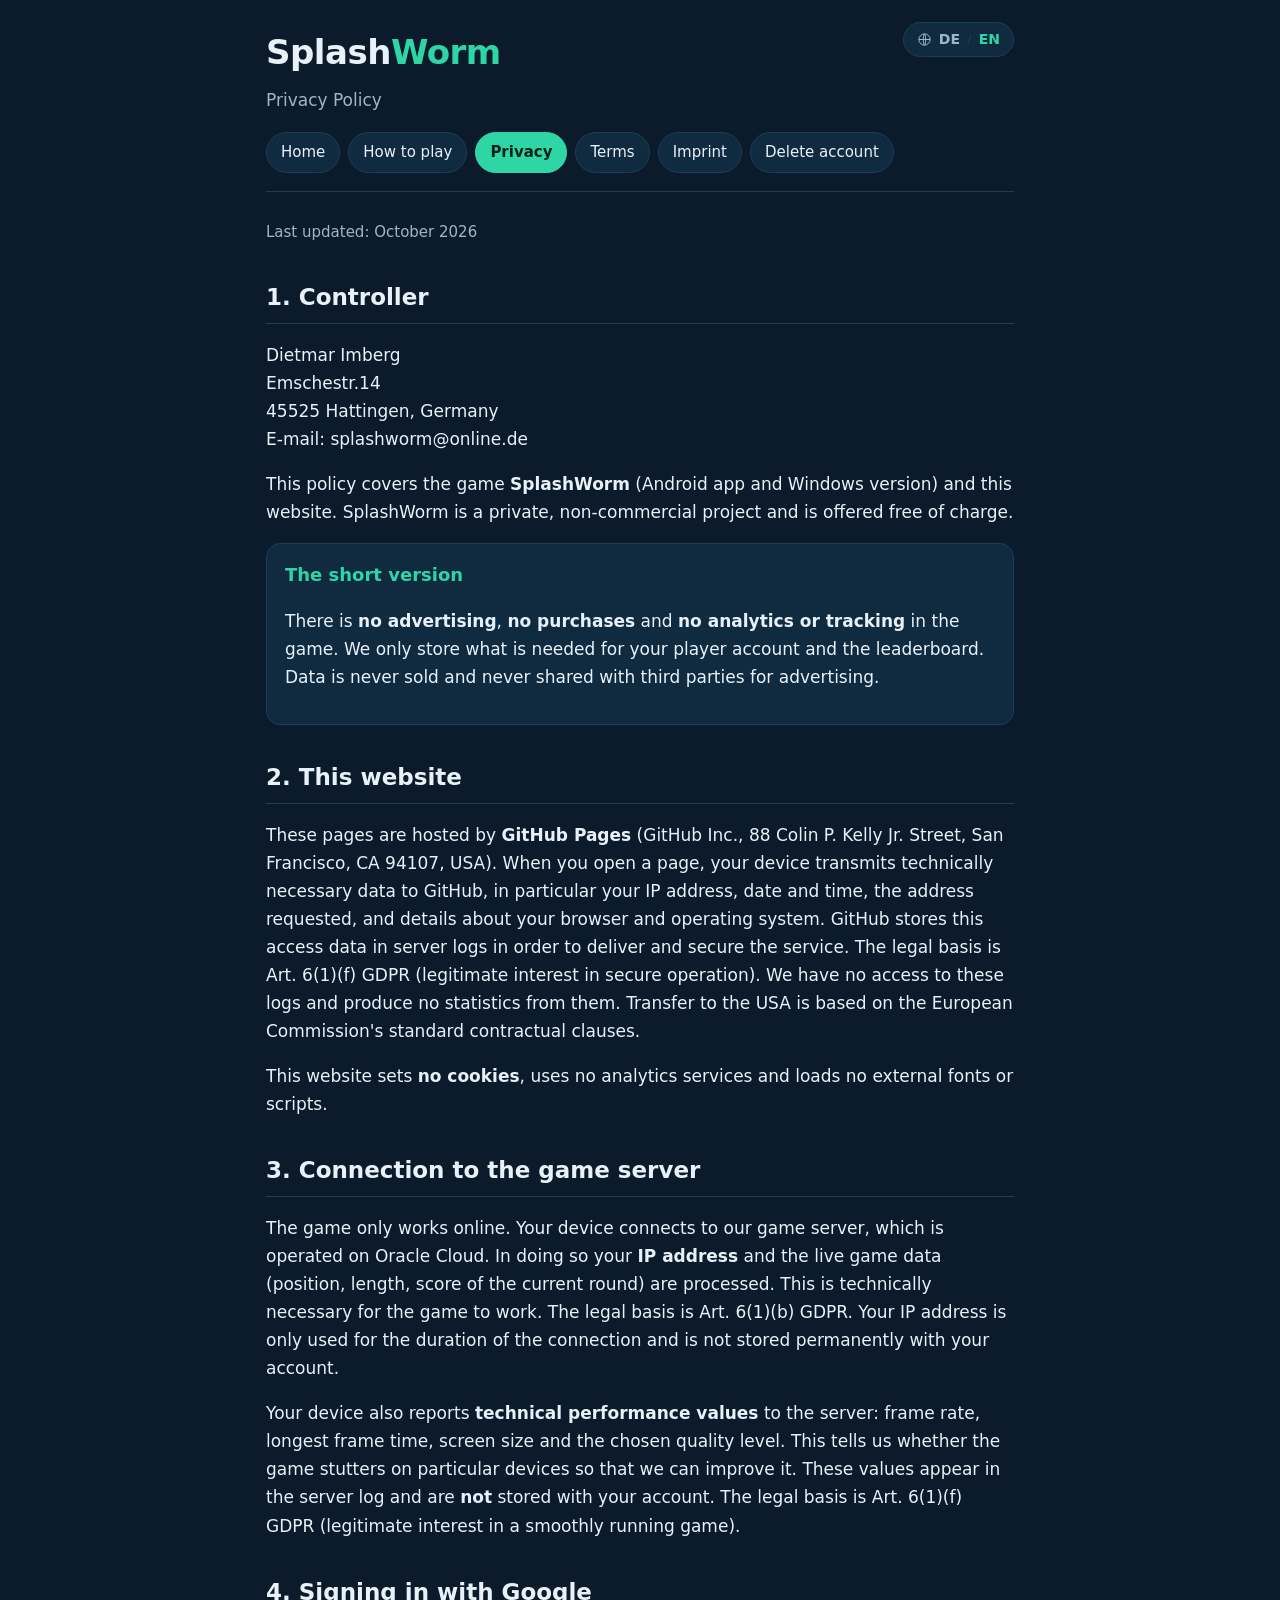
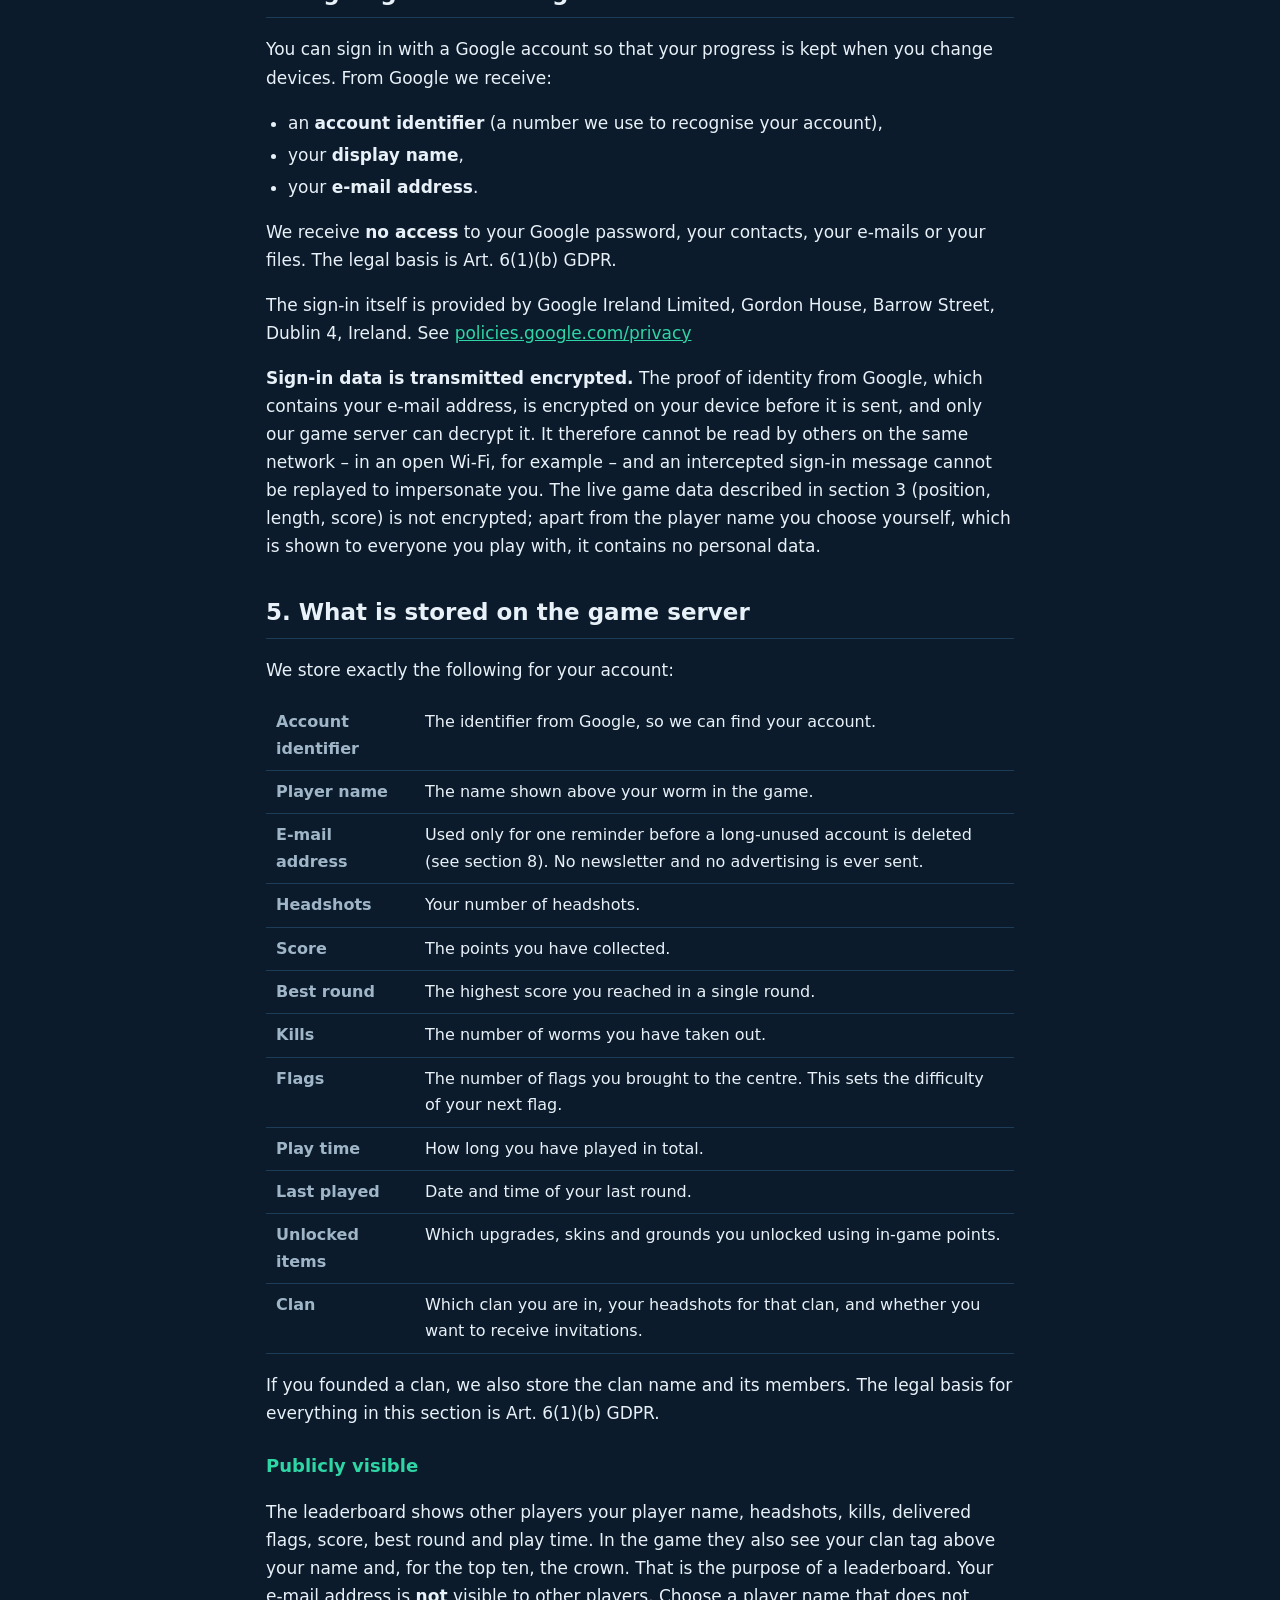
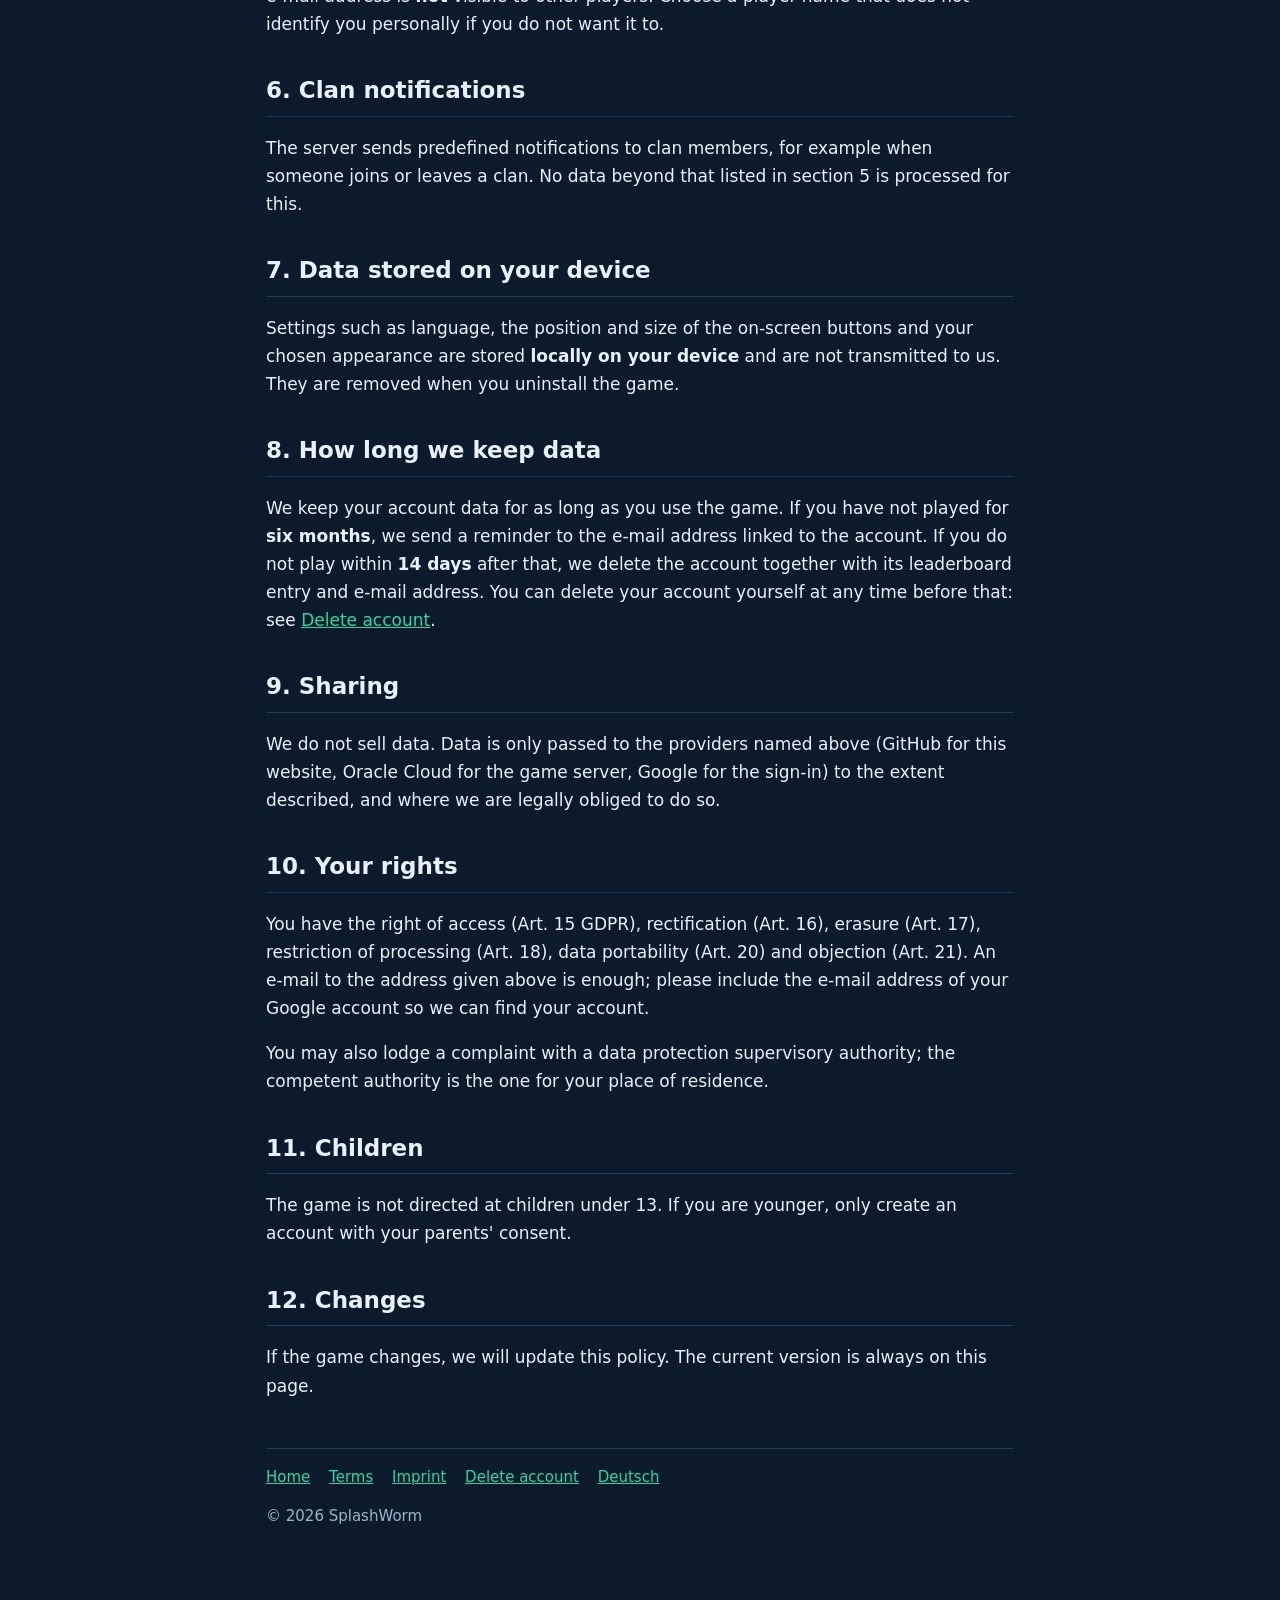
<file: en/privacy.html>
<!doctype html>
<html lang="en">
<head>
<meta charset="utf-8">
<meta name="viewport" content="width=device-width,initial-scale=1">
<title>Privacy Policy &ndash; SplashWorm</title>
<meta name="description" content="Privacy policy for the game SplashWorm and this website.">
<link rel="stylesheet" href="../style.css">
</head>
<body>
<div class="huelle">

<header>
  <h1 class="titel">Splash<span>Worm</span></h1>
  <p class="unter">Privacy Policy</p>
  <nav>
    <a href="index.html">Home</a>
    <a href="guide.html">How to play</a>
    <a class="hier" href="privacy.html">Privacy</a>
    <a href="terms.html">Terms</a>
    <a href="imprint.html">Imprint</a>
    <a href="delete-account.html">Delete account</a>
  </nav>
</header>

<div class="sprache"><svg viewBox="0 0 24 24" aria-hidden="true"><circle cx="12" cy="12" r="9"/><path d="M3 12h18"/><path d="M12 3c2.6 2.7 2.6 15.3 0 18"/><path d="M12 3c-2.6 2.7-2.6 15.3 0 18"/></svg><a href="../datenschutz.html" title="Deutsch">DE</a><i>/</i><span>EN</span></div>
<p class="klein">Last updated: October 2026</p>

<h2>1. Controller</h2>
<p>
  Dietmar Imberg<br>
  Emschestr.14<br>
  45525 Hattingen, Germany<br>
  E-mail: splashworm@online.de
</p>
<p>
  This policy covers the game <strong>SplashWorm</strong> (Android app and Windows version) and
  this website. SplashWorm is a private, non-commercial project and is offered free of charge.
</p>

<div class="karte">
  <h3>The short version</h3>
  <p>
    There is <strong>no advertising</strong>, <strong>no purchases</strong> and
    <strong>no analytics or tracking</strong> in the game. We only store what is needed for
    your player account and the leaderboard. Data is never sold and never shared with third
    parties for advertising.
  </p>
</div>

<h2>2. This website</h2>
<p>
  These pages are hosted by <strong>GitHub Pages</strong> (GitHub Inc., 88 Colin P. Kelly Jr.
  Street, San Francisco, CA 94107, USA). When you open a page, your device transmits
  technically necessary data to GitHub, in particular your IP address, date and time, the
  address requested, and details about your browser and operating system. GitHub stores this
  access data in server logs in order to deliver and secure the service. The legal basis is
  Art. 6(1)(f) GDPR (legitimate interest in secure operation). We have no access to these logs
  and produce no statistics from them. Transfer to the USA is based on the European
  Commission's standard contractual clauses.
</p>
<p>
  This website sets <strong>no cookies</strong>, uses no analytics services and loads no
  external fonts or scripts.
</p>

<h2>3. Connection to the game server</h2>
<p>
  The game only works online. Your device connects to our game server, which is operated on
  Oracle Cloud. In doing so your <strong>IP address</strong> and the live game data (position,
  length, score of the current round) are processed. This is technically necessary for the game
  to work. The legal basis is Art. 6(1)(b) GDPR. Your IP address is only used for the duration
  of the connection and is not stored permanently with your account.
</p>
<p>
  Your device also reports <strong>technical performance values</strong> to the server: frame
  rate, longest frame time, screen size and the chosen quality level. This tells us whether the
  game stutters on particular devices so that we can improve it. These values appear in the
  server log and are <strong>not</strong> stored with your account. The legal basis is
  Art. 6(1)(f) GDPR (legitimate interest in a smoothly running game).
</p>

<h2>4. Signing in with Google</h2>
<p>
  You can sign in with a Google account so that your progress is kept when you change devices.
  From Google we receive:
</p>
<ul>
  <li>an <strong>account identifier</strong> (a number we use to recognise your account),</li>
  <li>your <strong>display name</strong>,</li>
  <li>your <strong>e-mail address</strong>.</li>
</ul>
<p>
  We receive <strong>no access</strong> to your Google password, your contacts, your e-mails or
  your files. The legal basis is Art. 6(1)(b) GDPR.
</p>
<p>
  The sign-in itself is provided by Google Ireland Limited, Gordon House, Barrow Street,
  Dublin 4, Ireland. See
  <a href="https://policies.google.com/privacy" target="_blank" rel="noopener">policies.google.com/privacy</a>
</p>
<p>
  <strong>Sign-in data is transmitted encrypted.</strong> The proof of identity from Google, which
  contains your e-mail address, is encrypted on your device before it is sent, and only our game
  server can decrypt it. It therefore cannot be read by others on the same network &ndash; in an
  open Wi-Fi, for example &ndash; and an intercepted sign-in message cannot be replayed to
  impersonate you. The live game data described in section&nbsp;3 (position, length, score) is not
  encrypted; apart from the player name you choose yourself, which is shown to everyone you play
  with, it contains no personal data.
</p>

<h2>5. What is stored on the game server</h2>
<p>We store exactly the following for your account:</p>
<table>
  <tr><th>Account identifier</th><td>The identifier from Google, so we can find your account.</td></tr>
  <tr><th>Player name</th><td>The name shown above your worm in the game.</td></tr>
  <tr><th>E-mail address</th><td>Used only for one reminder before a long-unused account is
      deleted (see section 8). No newsletter and no advertising is ever sent.</td></tr>
  <tr><th>Headshots</th><td>Your number of headshots.</td></tr>
  <tr><th>Score</th><td>The points you have collected.</td></tr>
  <tr><th>Best round</th><td>The highest score you reached in a single round.</td></tr>
  <tr><th>Kills</th><td>The number of worms you have taken out.</td></tr>
  <tr><th>Flags</th><td>The number of flags you brought to the centre. This sets the difficulty
      of your next flag.</td></tr>
  <tr><th>Play time</th><td>How long you have played in total.</td></tr>
  <tr><th>Last played</th><td>Date and time of your last round.</td></tr>
  <tr><th>Unlocked items</th><td>Which upgrades, skins and grounds you unlocked using in-game
      points.</td></tr>
  <tr><th>Clan</th><td>Which clan you are in, your headshots for that clan, and whether you
      want to receive invitations.</td></tr>
</table>
<p>
  If you founded a clan, we also store the clan name and its members. The legal basis for
  everything in this section is Art. 6(1)(b) GDPR.
</p>

<h3>Publicly visible</h3>
<p>
  The leaderboard shows other players your player name, headshots, kills, delivered flags,
  score, best round and play time. In the game they also see your clan tag above your name and,
  for the top ten, the crown. That is the purpose of a leaderboard. Your e-mail
  address is <strong>not</strong> visible to other players. Choose a player name that does not
  identify you personally if you do not want it to.
</p>

<h2>6. Clan notifications</h2>
<p>
  The server sends predefined notifications to clan members, for example when someone joins or
  leaves a clan. No data beyond that listed in section 5 is processed for this.
</p>

<h2>7. Data stored on your device</h2>
<p>
  Settings such as language, the position and size of the on-screen buttons and your chosen
  appearance are stored <strong>locally on your device</strong> and are not transmitted to us.
  They are removed when you uninstall the game.
</p>

<h2>8. How long we keep data</h2>
<p>
  We keep your account data for as long as you use the game. If you have not played for
  <strong>six months</strong>, we send a reminder to the e-mail address linked to the account.
  If you do not play within <strong>14 days</strong> after that, we delete the account together
  with its leaderboard entry and e-mail address. You can delete your account yourself at any
  time before that: see <a href="delete-account.html">Delete account</a>.
</p>

<h2>9. Sharing</h2>
<p>
  We do not sell data. Data is only passed to the providers named above (GitHub for this
  website, Oracle Cloud for the game server, Google for the sign-in) to the extent described,
  and where we are legally obliged to do so.
</p>

<h2>10. Your rights</h2>
<p>
  You have the right of access (Art. 15 GDPR), rectification (Art. 16), erasure (Art. 17),
  restriction of processing (Art. 18), data portability (Art. 20) and objection (Art. 21). An
  e-mail to the address given above is enough; please include the e-mail address of your Google
  account so we can find your account.
</p>
<p>
  You may also lodge a complaint with a data protection supervisory authority; the competent
  authority is the one for your place of residence.
</p>

<h2>11. Children</h2>
<p>
  The game is not directed at children under 13. If you are younger, only create an account
  with your parents' consent.
</p>

<h2>12. Changes</h2>
<p>
  If the game changes, we will update this policy. The current version is always on this page.
</p>

<footer>
  <a href="index.html">Home</a>
  <a href="terms.html">Terms</a>
  <a href="imprint.html">Imprint</a>
  <a href="delete-account.html">Delete account</a>
  <a href="../datenschutz.html">Deutsch</a>
  <p class="klein">&copy; 2026 SplashWorm</p>
</footer>

</div>
</body>
</html>
</file>
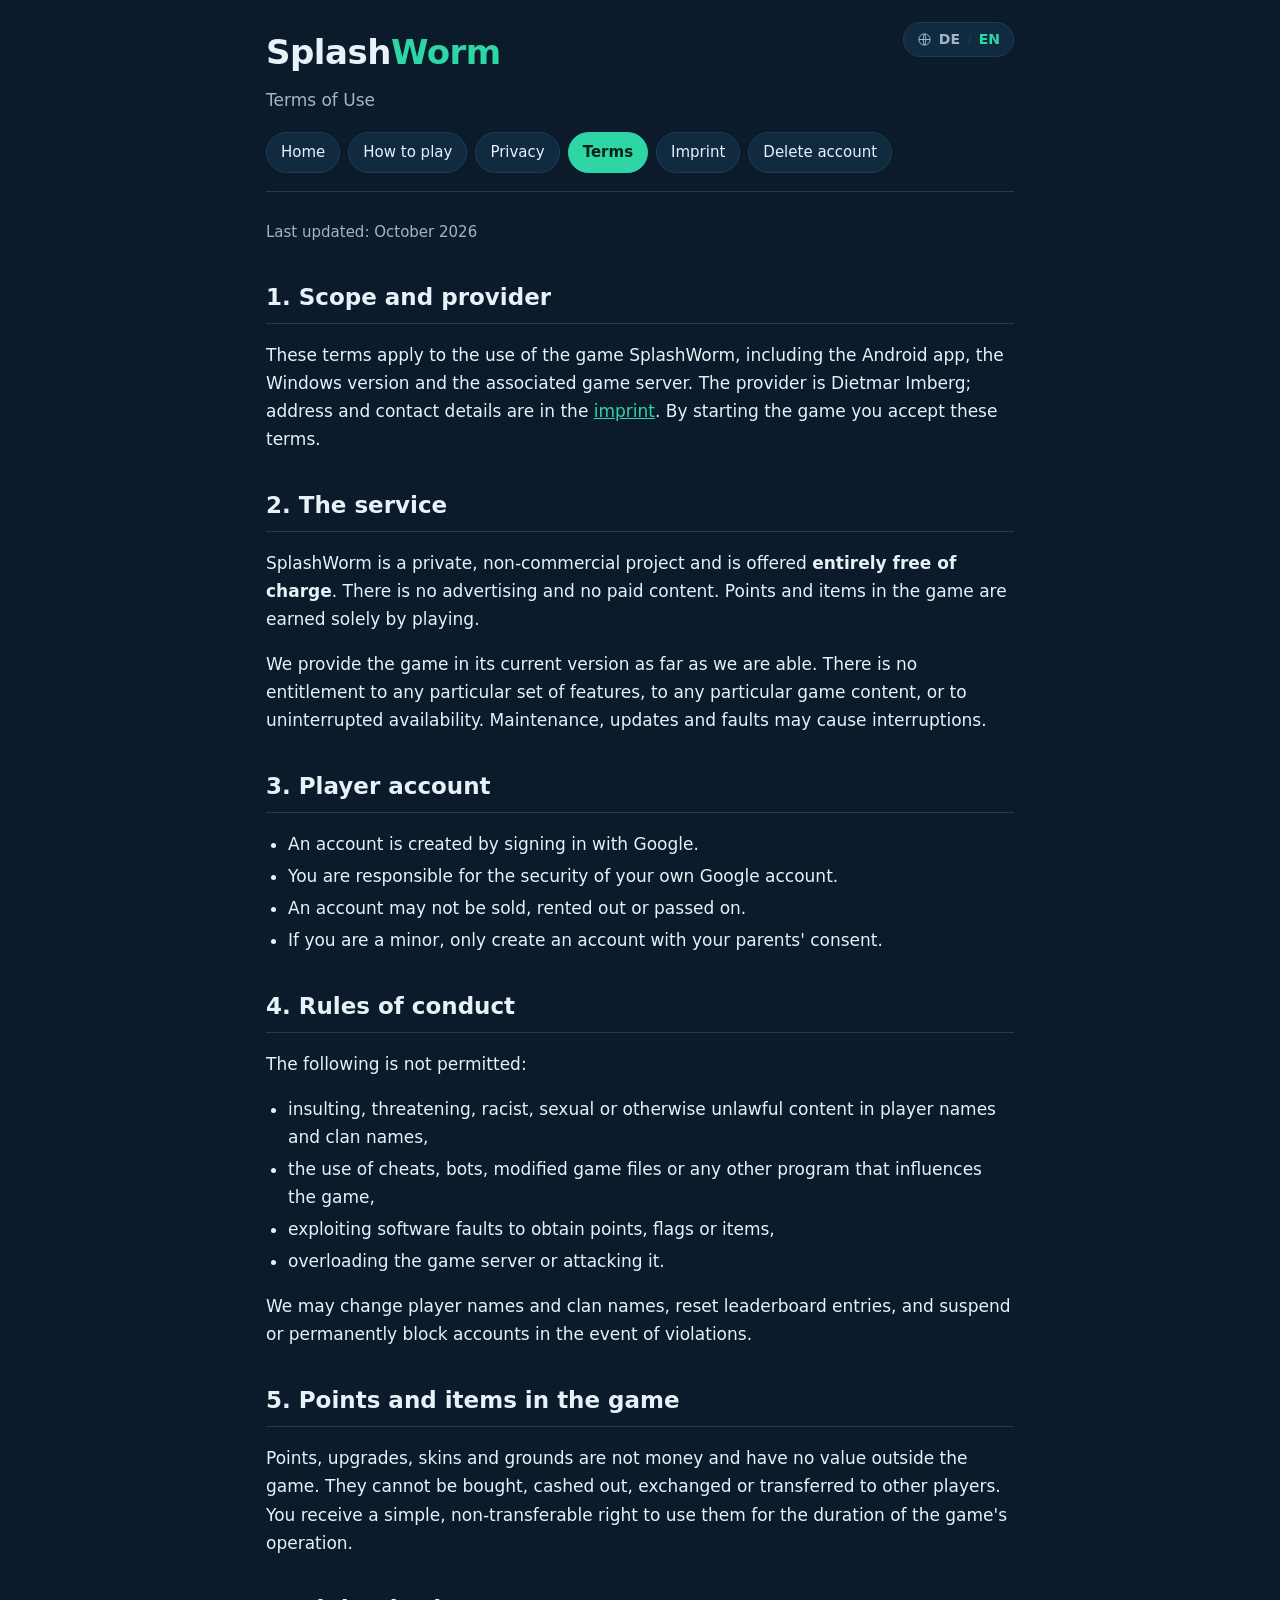
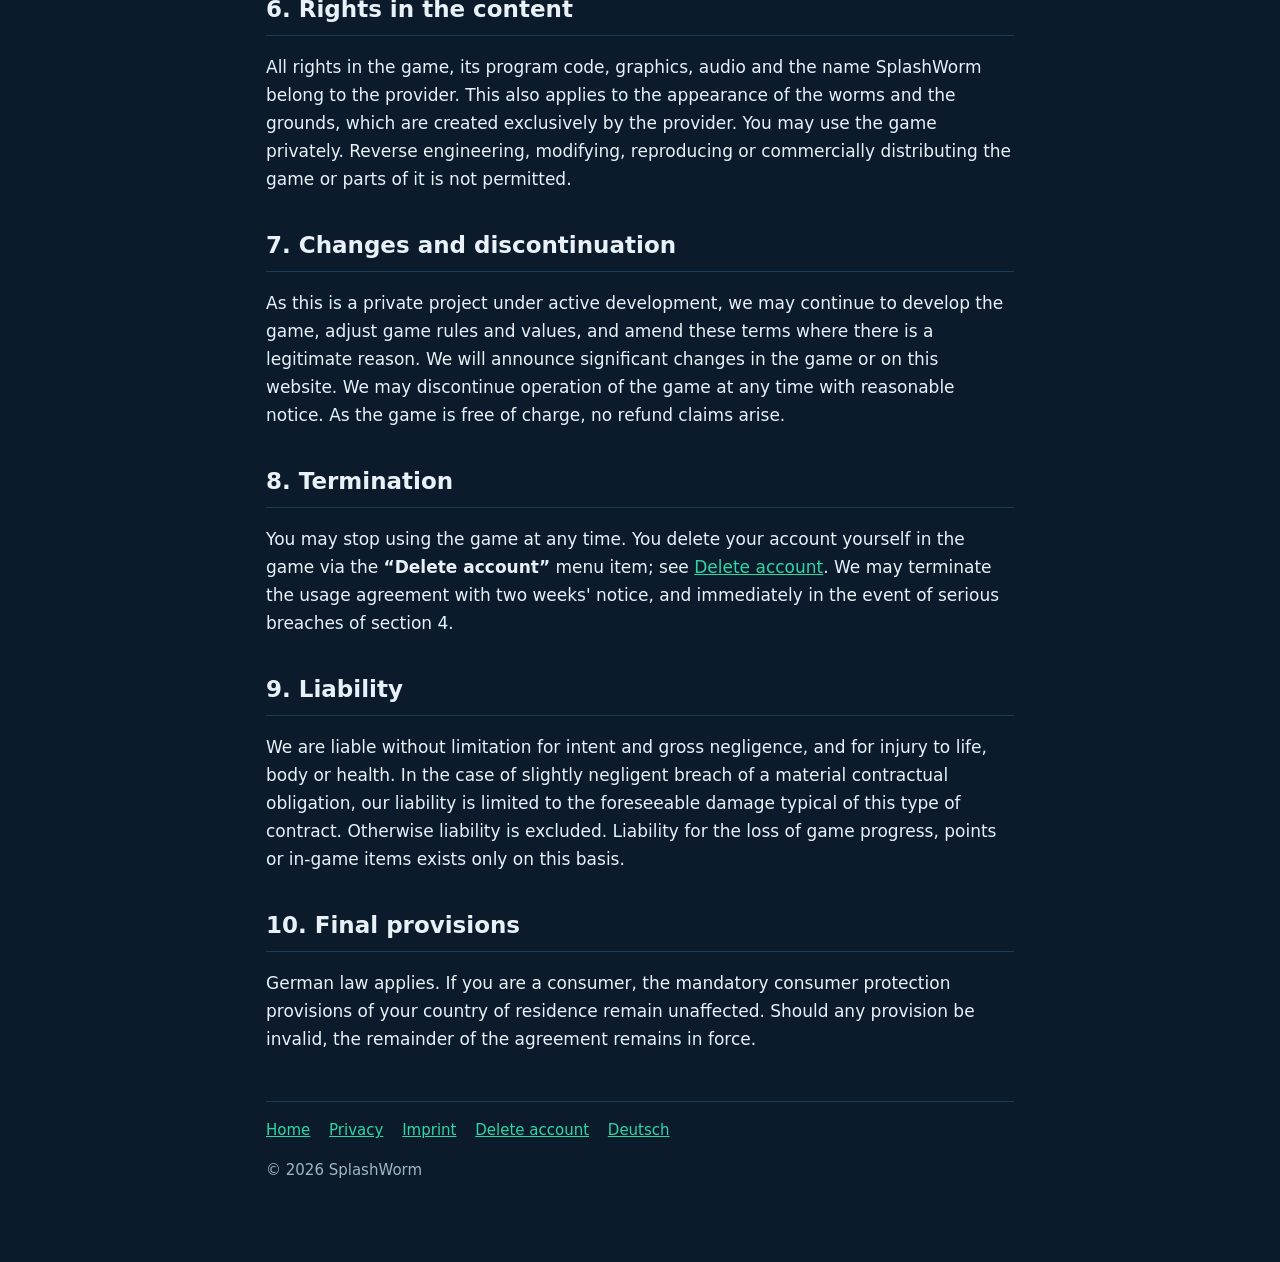
<file: en/terms.html>
<!doctype html>
<html lang="en">
<head>
<meta charset="utf-8">
<meta name="viewport" content="width=device-width,initial-scale=1">
<title>Terms of Use &ndash; SplashWorm</title>
<meta name="description" content="Terms of use for the game SplashWorm.">
<link rel="stylesheet" href="../style.css">
</head>
<body>
<div class="huelle">

<header>
  <h1 class="titel">Splash<span>Worm</span></h1>
  <p class="unter">Terms of Use</p>
  <nav>
    <a href="index.html">Home</a>
    <a href="guide.html">How to play</a>
    <a href="privacy.html">Privacy</a>
    <a class="hier" href="terms.html">Terms</a>
    <a href="imprint.html">Imprint</a>
    <a href="delete-account.html">Delete account</a>
  </nav>
</header>

<div class="sprache"><svg viewBox="0 0 24 24" aria-hidden="true"><circle cx="12" cy="12" r="9"/><path d="M3 12h18"/><path d="M12 3c2.6 2.7 2.6 15.3 0 18"/><path d="M12 3c-2.6 2.7-2.6 15.3 0 18"/></svg><a href="../agb.html" title="Deutsch">DE</a><i>/</i><span>EN</span></div>
<p class="klein">Last updated: October 2026</p>

<h2>1. Scope and provider</h2>
<p>
  These terms apply to the use of the game SplashWorm, including the Android app, the Windows
  version and the associated game server. The provider is Dietmar Imberg; address and contact
  details are in the <a href="imprint.html">imprint</a>. By starting the game you accept these
  terms.
</p>

<h2>2. The service</h2>
<p>
  SplashWorm is a private, non-commercial project and is offered <strong>entirely free of
  charge</strong>. There is no advertising and no paid content. Points and items in the game are
  earned solely by playing.
</p>
<p>
  We provide the game in its current version as far as we are able. There is no entitlement to
  any particular set of features, to any particular game content, or to uninterrupted
  availability. Maintenance, updates and faults may cause interruptions.
</p>

<h2>3. Player account</h2>
<ul>
  <li>An account is created by signing in with Google.</li>
  <li>You are responsible for the security of your own Google account.</li>
  <li>An account may not be sold, rented out or passed on.</li>
  <li>If you are a minor, only create an account with your parents' consent.</li>
</ul>

<h2>4. Rules of conduct</h2>
<p>The following is not permitted:</p>
<ul>
  <li>insulting, threatening, racist, sexual or otherwise unlawful content in player names and
      clan names,</li>
  <li>the use of cheats, bots, modified game files or any other program that influences the
      game,</li>
  <li>exploiting software faults to obtain points, flags or items,</li>
  <li>overloading the game server or attacking it.</li>
</ul>
<p>
  We may change player names and clan names, reset leaderboard entries, and suspend or
  permanently block accounts in the event of violations.
</p>

<h2>5. Points and items in the game</h2>
<p>
  Points, upgrades, skins and grounds are not money and have no value outside the game. They
  cannot be bought, cashed out, exchanged or transferred to other players. You receive a simple,
  non-transferable right to use them for the duration of the game's operation.
</p>

<h2>6. Rights in the content</h2>
<p>
  All rights in the game, its program code, graphics, audio and the name SplashWorm belong to
  the provider. This also applies to the appearance of the worms and the grounds, which are
  created exclusively by the provider. You may use the game privately. Reverse engineering,
  modifying, reproducing or commercially distributing the game or parts of it is not permitted.
</p>

<h2>7. Changes and discontinuation</h2>
<p>
  As this is a private project under active development, we may continue to develop the game,
  adjust game rules and values, and amend these terms where there is a legitimate reason. We
  will announce significant changes in the game or on this website. We may discontinue operation
  of the game at any time with reasonable notice. As the game is free of charge, no refund
  claims arise.
</p>

<h2>8. Termination</h2>
<p>
  You may stop using the game at any time. You delete your account yourself in the game via the
  <strong>&ldquo;Delete account&rdquo;</strong> menu item; see
  <a href="delete-account.html">Delete account</a>. We may terminate the usage agreement with
  two weeks' notice, and immediately in the event of serious breaches of section 4.
</p>

<h2>9. Liability</h2>
<p>
  We are liable without limitation for intent and gross negligence, and for injury to life, body
  or health. In the case of slightly negligent breach of a material contractual obligation, our
  liability is limited to the foreseeable damage typical of this type of contract. Otherwise
  liability is excluded. Liability for the loss of game progress, points or in-game items exists
  only on this basis.
</p>

<h2>10. Final provisions</h2>
<p>
  German law applies. If you are a consumer, the mandatory consumer protection provisions of
  your country of residence remain unaffected. Should any provision be invalid, the remainder of
  the agreement remains in force.
</p>

<footer>
  <a href="index.html">Home</a>
  <a href="privacy.html">Privacy</a>
  <a href="imprint.html">Imprint</a>
  <a href="delete-account.html">Delete account</a>
  <a href="../agb.html">Deutsch</a>
  <p class="klein">&copy; 2026 SplashWorm</p>
</footer>

</div>
</body>
</html>
</file>
<file: style.css>
:root{
  --bg:#0b1b2b;
  --bg2:#102a40;
  --text:#e8f1f8;
  --muted:#9fb6c8;
  --akzent:#2fd6a5;
  --rand:#1d3c57;
}
*{box-sizing:border-box}
body{
  margin:0;
  background:var(--bg);
  color:var(--text);
  font-family:system-ui,-apple-system,"Segoe UI",Roboto,Helvetica,Arial,sans-serif;
  line-height:1.65;
  font-size:17px;
}
.huelle{max-width:780px;margin:0 auto;padding:24px 16px 64px;position:relative}
header{border-bottom:1px solid var(--rand);margin-bottom:28px;padding-bottom:18px}
.titel{font-size:34px;font-weight:800;margin:0;letter-spacing:-.5px}
.titel span{color:var(--akzent)}
.unter{color:var(--muted);margin:6px 0 0}
nav{display:flex;flex-wrap:wrap;gap:8px;margin-top:18px}
nav a{
  color:var(--text);text-decoration:none;background:var(--bg2);
  border:1px solid var(--rand);border-radius:999px;padding:7px 14px;font-size:15px;
}
nav a:hover{border-color:var(--akzent)}
nav a.hier{background:var(--akzent);color:#06231a;border-color:var(--akzent);font-weight:600}
.sprache{
  position:absolute;top:22px;right:16px;
  display:inline-flex;align-items:center;gap:7px;margin:0;
  background:var(--bg2);border:1px solid var(--rand);border-radius:999px;
  padding:5px 13px;font-size:14px;
}
.sprache svg{width:15px;height:15px;flex:none;stroke:var(--muted);fill:none;stroke-width:1.6}
.sprache span{color:var(--akzent);font-weight:700}
.sprache i{color:var(--rand);font-style:normal}
.sprache a{color:var(--muted);text-decoration:none;font-weight:600}
.sprache a:hover{color:var(--text)}
h2{font-size:23px;margin:34px 0 10px;border-bottom:1px solid var(--rand);padding-bottom:6px}
h3{font-size:18px;margin:24px 0 6px;color:var(--akzent)}
a{color:var(--akzent)}
.knopf{
  display:inline-block;background:var(--akzent);color:#06231a;font-weight:700;
  text-decoration:none;padding:14px 22px;border-radius:12px;margin:8px 8px 0 0;
}
.knopf.leer{background:transparent;color:var(--text);border:1px solid var(--rand);font-weight:600}
.knopf.aus{background:var(--bg2);color:var(--muted);border:1px solid var(--rand);font-weight:600}
.karte{background:var(--bg2);border:1px solid var(--rand);border-radius:14px;padding:16px 18px;margin:16px 0}
.karte h3{margin-top:0}
table{width:100%;border-collapse:collapse;margin:12px 0;font-size:16px}
th,td{text-align:left;padding:8px 10px;border-bottom:1px solid var(--rand);vertical-align:top}
th{color:var(--muted);font-weight:600}
ul{padding-left:22px}
li{margin:4px 0}
footer{margin-top:48px;border-top:1px solid var(--rand);padding-top:16px;color:var(--muted);font-size:15px}
footer a{margin-right:14px;display:inline-block}
.klein{color:var(--muted);font-size:15px}
@media (max-width:600px){
  .titel{font-size:27px}
  body{font-size:16px}
  .knopf{display:block;text-align:center;margin-right:0}
}
</file>
